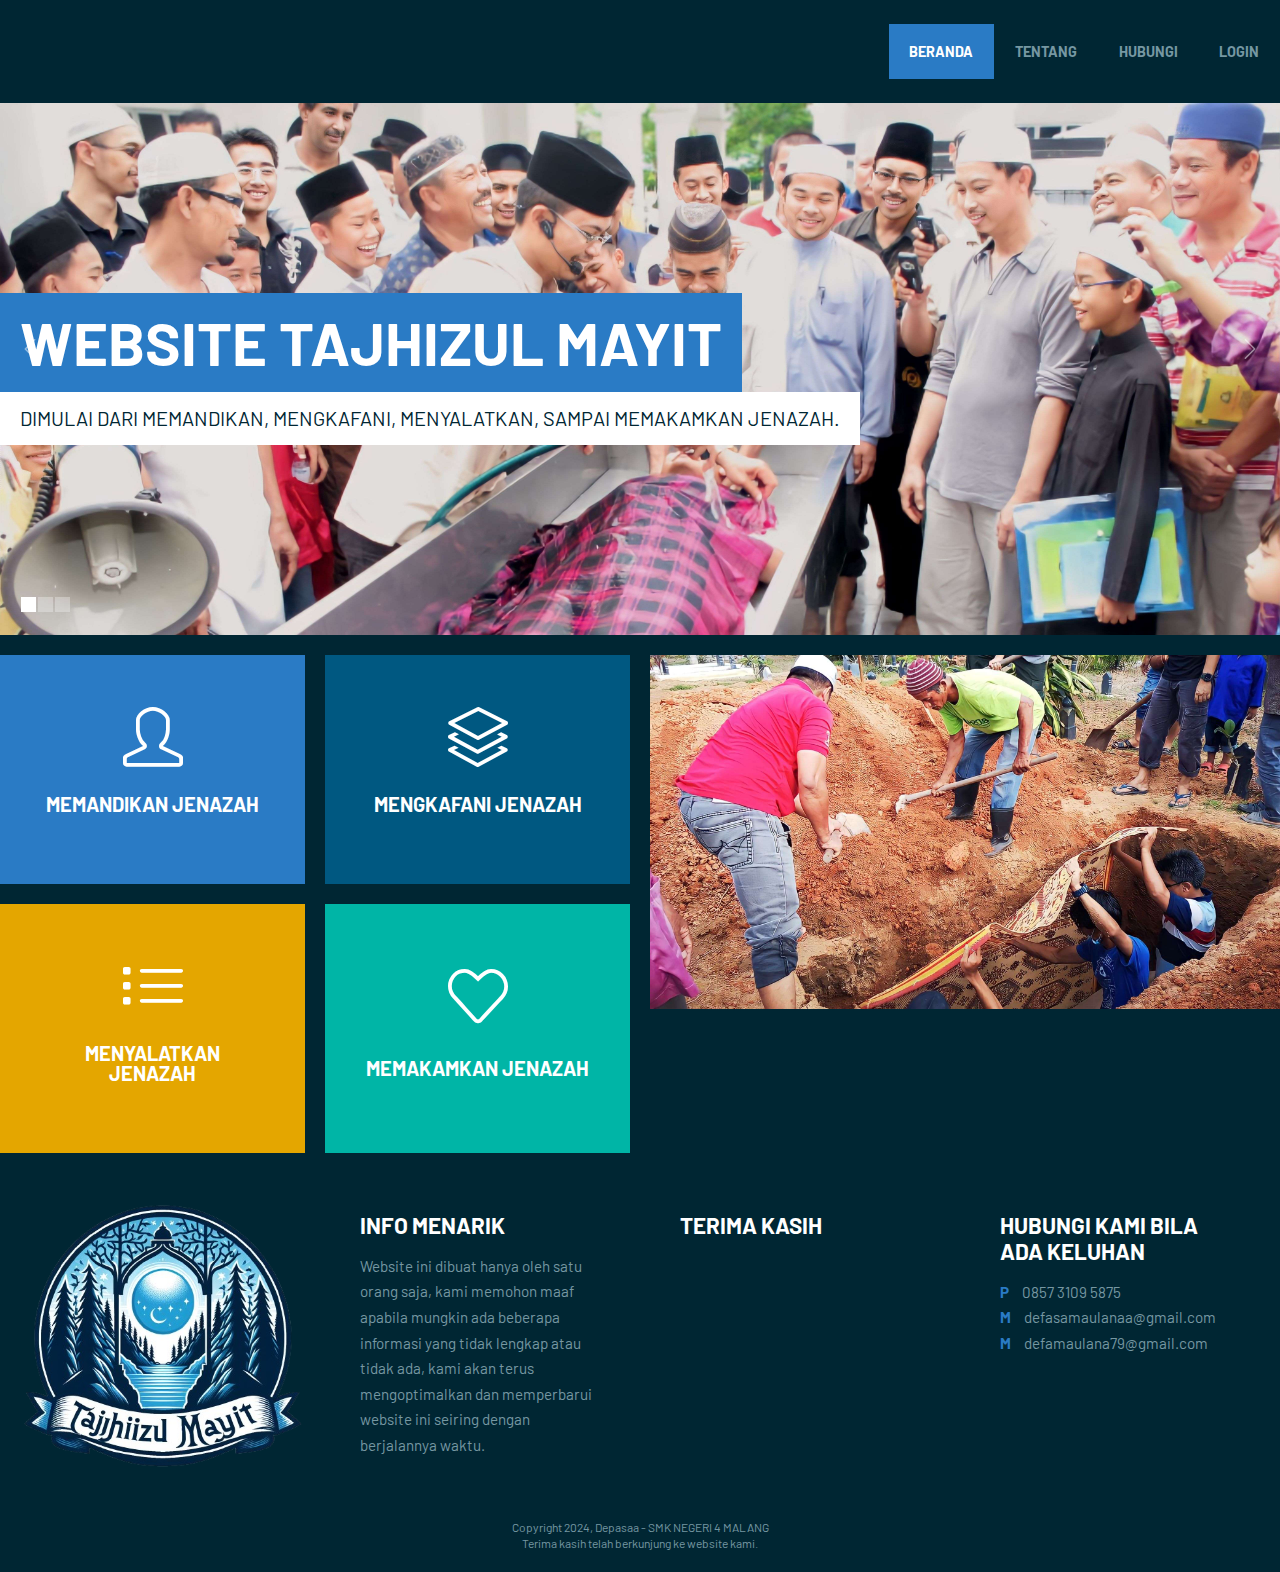
<file: index.html>
<!DOCTYPE html>
<html lang="en-US">

<head>
  <meta charset="UTF-8">
  <meta name="viewport" content="width=device-width, initial-scale=1.0" />
  <title>Tajhizul Mayit</title>
  <link rel="stylesheet" href="css/components.css">
  <link rel="stylesheet" href="css/icons.css">
  <link rel="stylesheet" href="css/responsee.css">
  <link rel="stylesheet" href="owl-carousel/owl.carousel.css">
  <link rel="stylesheet" href="owl-carousel/owl.theme.css">
  <!-- CUSTOM STYLE -->
  <link rel="stylesheet" href="css/template-style.css">
  <link href="https://fonts.googleapis.com/css?family=Barlow:100,300,400,700,800&amp;subset=latin-ext" rel="stylesheet">
  <script type="text/javascript" src="js/jquery-1.8.3.min.js"></script>
  <script type="text/javascript" src="js/jquery-ui.min.js"></script>
</head>

<!--
    You can change the color scheme of the page. Just change the class of the <body> tag. 
    You can use this class: "primary-color-white", "primary-color-red", "primary-color-orange", "primary-color-blue", "primary-color-aqua", "primary-color-dark" 
    -->

<!--
    Each element is able to have its own background or text color. Just change the class of the element.  
    You can use this class: 
    "background-white", "background-red", "background-orange", "background-blue", "background-aqua", "background-primary" 
    "text-white", "text-red", "text-orange", "text-blue", "text-aqua", "text-primary"
    -->

<body class="size-1520 primary-color-red background-dark">
  <!-- HEADER -->
  <header class="grid">
    <!-- Top Navigation -->
    <nav class="s-12 grid background-none background-primary-hightlight">
      <!-- logo -->
      <a href="index.html" class="m-12 l-3 padding-2x logo">
      </a>
      <div class="top-nav s-12 l-9">
        <ul class="top-ul right chevron">
          <li><a href="index.html">Beranda</a></li>
          <li><a href="services.html">Tentang</a></li>
          <li><a href="contact.html">Hubungi</a></li>
          <li><a href="login.html">Login</a></li>
        </ul>
      </div>
    </nav>
  </header>

  <!-- MAIN -->
  <main role="main">
    <!-- TOP SECTION -->
    <section class="grid">
      <!-- Main Carousel -->
      <div
        class="s-12 margin-bottom carousel-fade-transition owl-carousel carousel-main carousel-nav-white carousel-hide-arrows background-dark">
        <div class="item background-image" style="background-image:url(img/gambar1.jpg)">
          <p class="text-padding text-strong text-white text-s-size-30 text-size-60 text-uppercase background-primary">
            Website Tajhizul Mayit</p>
          <p class="text-padding text-size-20 text-dark text-uppercase background-white">dimulai dari memandikan,
            mengkafani, menyalatkan, sampai memakamkan jenazah.</p>
        </div>
        <div class="item background-image" style="background-image:url(img/gambar3.jpg)">
          <p class="text-padding text-strong text-white text-s-size-30 text-size-60 text-uppercase background-primary">
            Informasi mengurus jenazah</p>
          <p class="text-padding text-size-20 text-dark text-uppercase background-white">dimulai dari memandikan,
            mengkafani, menyalatkan, sampai memakamkan jenazah.</p>
        </div>
        <div class="item background-image" style="background-image:url(img/gambar2.jpg)">
          <p class="text-padding text-strong text-white text-s-size-30 text-size-60 text-uppercase background-primary">
            Lengkap dan terpercaya</p>
          <p class="text-padding text-size-20 text-dark text-uppercase background-white">dimulai dari memandikan,
            mengkafani, menyalatkan, sampai memakamkan jenazah.</p>
        </div>
      </div>
    </section>

    <!-- SECTION 1 -->
    <section class="grid margin text-center">
      <a href="Materi/memandikan.html" class="s-12 m-6 l-3 padding-2x vertical-center margin-bottom background-red">
        <i class="icon-sli-user text-size-60 text-white center margin-bottom-15"></i>
        <h3 class="text-strong text-size-20 text-line-height-1 margin-bottom-30 text-uppercase">Memandikan Jenazah</h3>
      </a>
      <a href="Materi/mengkafani.html" class="s-12 m-6 l-3 padding-2x vertical-center margin-bottom background-blue">
        <i class="icon-sli-layers text-size-60 text-white center margin-bottom-15"></i>
        <h3 class="text-strong text-size-20 text-line-height-1 margin-bottom-30 text-uppercase">Mengkafani Jenazah</h3>
      </a>

      <!-- Image-->
      <img class="m-12 l-6 l-row-2 margin-bottom" src="img/gambar4.jpg">

      <a href="Materi/menyalatkan.html" class="s-12 m-6 l-3 padding-2x vertical-center margin-bottom background-orange">
        <i class="icon-sli-list text-size-60 text-white center margin-bottom-15"></i>
        <h3 class="text-strong text-size-20 text-line-height-1 margin-bottom-30 text-uppercase">Menyalatkan Jenazah</h3>
      </a>
      <a href="materi/memakamkan.html" class="s-12 m-6 l-3 padding-2x vertical-center margin-bottom background-aqua">
        <i class="icon-sli-heart text-size-60 text-white center margin-bottom-15"></i>
        <h3 class="text-strong text-size-20 text-line-height-1 margin-bottom-30 text-uppercase">Memakamkan Jenazah</h3>
      </a>
    </section>


    <!-- FOOTER -->
    <footer class="grid">
      <!-- Footer - top -->
      <!-- Image-->
      <div class="s-12 l-3 m-row-3 margin-bottom background-image" style="background-image:url(masjidbg.png)">
      </div>

      <div class="s-12 m-9 l-3 padding-2x margin-bottom background-dark">
        <h2 class="text-strong text-uppercase">Info Menarik</h2>
        <p>Website ini dibuat hanya oleh satu orang saja, kami memohon maaf apabila mungkin ada beberapa informasi yang
          tidak lengkap atau tidak ada, kami akan terus mengoptimalkan dan memperbarui website ini seiring dengan
          berjalannya waktu.</p>
      </div>

      
      <div class="s-12 m-9 l-3 padding-2x margin-bottom background-dark">
        <h2 class="text-strong text-uppercase">Terima kasih</h2>
      </div>

      <div class="s-12 m-9 l-3 padding-2x margin-bottom background-dark">
        <h2 class="text-strong text-uppercase">Hubungi Kami Bila ada Keluhan</h2>
        <p><b class="text-primary margin-right-10">P</b> 0857 3109 5875</p>
        <p><b class="text-primary margin-right-10">M</b> <a class="text-primary-hover"
            href="mailto:contact@sampledomain.com">defasamaulanaa@gmail.com</a></p>
        <p><b class="text-primary margin-right-10">M</b> <a class="text-primary-hover"
            href="mailto:office@sampledomain.com">defamaulana79@gmail.com</a></p>
      </div>

      <!-- Footer - bottom -->
      <div class="s-12 text-center margin-bottom">
        <p class="text-size-12">Copyright 2024, Depasaa - SMK NEGERI 4 MALANG</p>
        <p class="text-size-12">Terima kasih telah berkunjung ke website kami.</p>
      </div>
    </footer>
    <script type="text/javascript" src="js/responsee.js"></script>
    <script type="text/javascript" src="owl-carousel/owl.carousel.js"></script>
    <script type="text/javascript" src="js/template-scripts.js"></script>

</body>

</html>
</file>
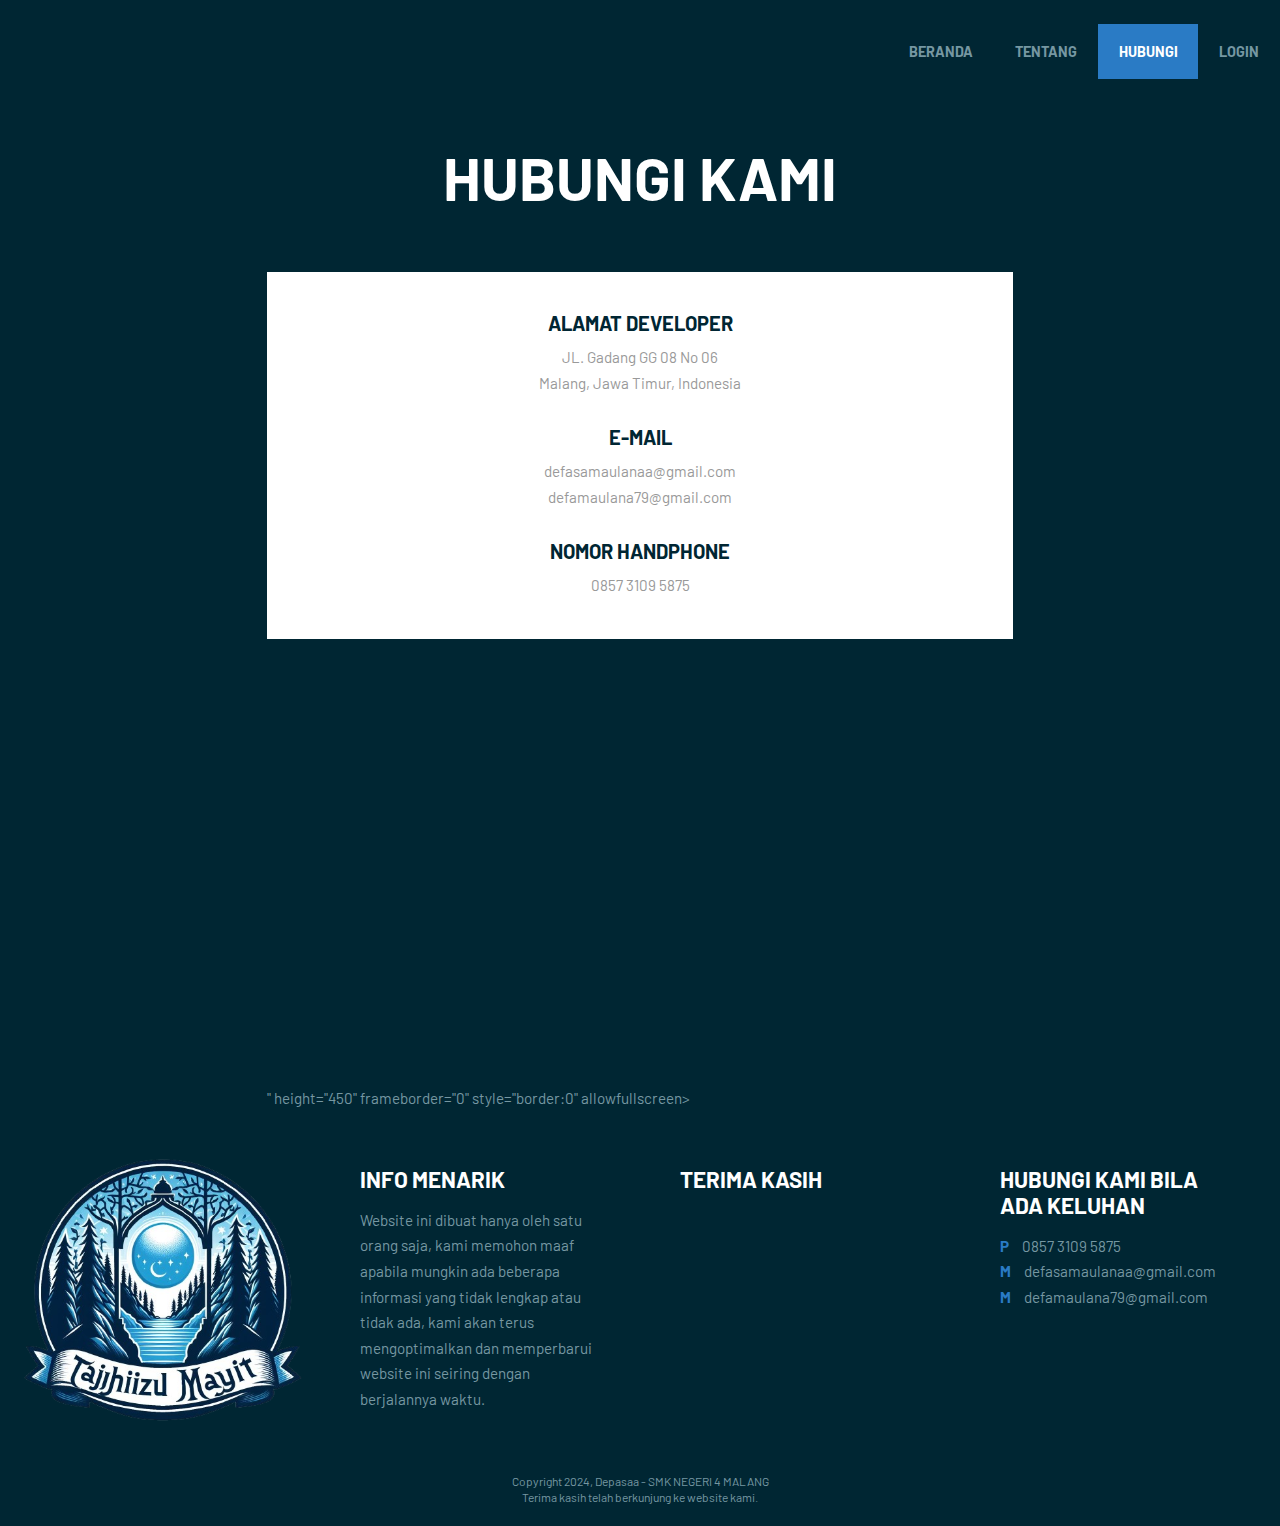
<file: contact.html>
<!DOCTYPE html>
<html lang="en-US">
 <head>
    <meta charset="UTF-8">
    <meta name="viewport" content="width=device-width, initial-scale=1.0" />
    <title>Tajhizul Mayit</title>
    <link rel="stylesheet" href="css/components.css">
    <link rel="stylesheet" href="css/icons.css">
    <link rel="stylesheet" href="css/responsee.css">
    <link rel="stylesheet" href="owl-carousel/owl.carousel.css">
    <link rel="stylesheet" href="owl-carousel/owl.theme.css">
    <!-- CUSTOM STYLE -->      
    <link rel="stylesheet" href="css/template-style.css">
    <link href="https://fonts.googleapis.com/css?family=Barlow:100,300,400,700,800&amp;subset=latin-ext" rel="stylesheet">  
    <script type="text/javascript" src="js/jquery-1.8.3.min.js"></script>
    <script type="text/javascript" src="js/jquery-ui.min.js"></script>    
 </head>

 <!--
  You can change the color scheme of the page. Just change the class of the <body> tag. 
  You can use this class: "primary-color-white", "primary-color-red", "primary-color-orange", "primary-color-blue", "primary-color-aqua", "primary-color-dark" 
  -->
  
  <!--
  Each element is able to have its own background or text color. Just change the class of the element.  
  You can use this class: 
  "background-white", "background-red", "background-orange", "background-blue", "background-aqua", "background-primary" 
  "text-white", "text-red", "text-orange", "text-blue", "text-aqua", "text-primary"
  -->

 <body class="size-1520 primary-color-red background-dark">
    <!-- HEADER -->
    <header class="grid">
      <!-- Top Navigation -->
      <nav class="s-12 grid background-none background-primary-hightlight">
         <!-- logo -->
         <a href="index.html" class="m-12 l-3 padding-2x logo">
         </a>
         <div class="top-nav s-12 l-9"> 
            <ul class="top-ul right chevron">
              <li><a href="index.html">Beranda</a></li>
              <li><a href="services.html">Tentang</a></li>
              <li><a href="contact.html">Hubungi</a></li>
              <li><a href="login.html">Login</a></li>
            </ul>
         </div>
      </nav>
    </header>
      
      <!-- MAIN -->
      <main role="main">
        <!-- TOP SECTION -->
        <header class="grid">
        	<div class="s-12 padding-2x">
            <h1 class="text-strong text-white text-center center text-size-60 text-uppercase margin-bottom-20">Hubungi Kami</h1>
          </div>
        </header>
        
        <!-- SECTION 1 -->
        <section class="grid margin-bottom-20">
          <div class="m-12 l-7 center">
            <!-- Contact Information-->
            <div class="s-12 padding-2x background-white text-center">                  
              <h2 class="text-size-20 margin-bottom-10 text-strong text-uppercase text-dark">Alamat Developer</h2>                
              <p>JL. Gadang GG 08 No 06</p>
              <p>Malang, Jawa Timur, Indonesia</p>             

              <h2 class="text-size-20 margin-top-30 margin-bottom-10 text-strong text-uppercase text-dark">E-mail</h2>                
              <p><a class="text-primary-hover" href="mailto:contact@sampledomain.com">defasamaulanaa@gmail.com</a></p>
              <p><a class="text-primary-hover" href="mailto:office@sampledomain.com">defamaulana79@gmail.com</a></p>               

              <h2 class="text-size-20 margin-top-30 margin-bottom-10 text-strong text-uppercase text-dark">Nomor Handphone</h2>                
              <p>0857 3109 5875</p>           
            </div>

            <iframe class="s-12 center" src=https://www.google.com/maps/embed?pb=!1m18!1m12!1m3!1d3950.8765771229378!2d112.62497847489743!3d-8.011662292014503!2m3!1f0!2f0!3f0!3m2!1i1024!2i768!4f13.1!3m3!1m2!1s0x2dd627fa86920a7d%3A0x85dcd985a19c8fd0!2sJl.%20Gadang%20Gg.%20VIII%2C%20Gadang%2C%20Kec.%20Sukun%2C%20Kota%20Malang%2C%20Jawa%20Timur%2065149!5e0!3m2!1sid!2sid!4v1708149087008!5m2!1sid!2sid" width="600" height="450" style="border:0;" allowfullscreen="" loading="lazy" referrerpolicy="no-referrer-when-downgrade"></iframe>" height="450" frameborder="0" style="border:0" allowfullscreen></iframe>  
          </div>                  

        </section>
      </main>
      
       
      <!-- FOOTER -->
      <footer class="grid">
        <!-- Footer - top -->
        <!-- Image-->
        <div class="s-12 l-3 m-row-3 margin-bottom background-image" style="background-image:url(masjidbg.png)"></div>
        
        <div class="s-12 m-9 l-3 padding-2x margin-bottom background-dark">
           <h2 class="text-strong text-uppercase">Info Menarik</h2>
           <p>Website ini dibuat hanya oleh satu orang saja, kami memohon maaf apabila mungkin ada beberapa informasi yang tidak lengkap atau tidak ada, kami akan terus mengoptimalkan dan memperbarui website ini seiring dengan berjalannya waktu.</p>
        </div>
        
        <div class="s-12 m-9 l-3 padding-2x margin-bottom background-dark">
           <h2 class="text-strong text-uppercase">Terima kasih</h2>
        </div>
        
        <div class="s-12 m-9 l-3 padding-2x margin-bottom background-dark">
           <h2 class="text-strong text-uppercase">Hubungi Kami Bila ada Keluhan</h2>
           <p><b class="text-primary margin-right-10">P</b> 0857 3109 5875</p>
           <p><b class="text-primary margin-right-10">M</b> <a class="text-primary-hover" href="mailto:contact@sampledomain.com">defasamaulanaa@gmail.com</a></p>
           <p><b class="text-primary margin-right-10">M</b> <a class="text-primary-hover" href="mailto:office@sampledomain.com">defamaulana79@gmail.com</a></p>
        </div>
        
        <!-- Footer - bottom -->
        <div class="s-12 text-center margin-bottom">
          <p class="text-size-12">Copyright 2024, Depasaa - SMK NEGERI 4 MALANG</p>
          <p class="text-size-12">Terima kasih telah berkunjung ke website kami.</p>
        </div>
      </footer>                                                                    
      <script type="text/javascript" src="js/responsee.js"></script>
      <script type="text/javascript" src="owl-carousel/owl.carousel.js"></script>
      <script type="text/javascript" src="js/template-scripts.js"></script>

   </body>
</html>
</file>
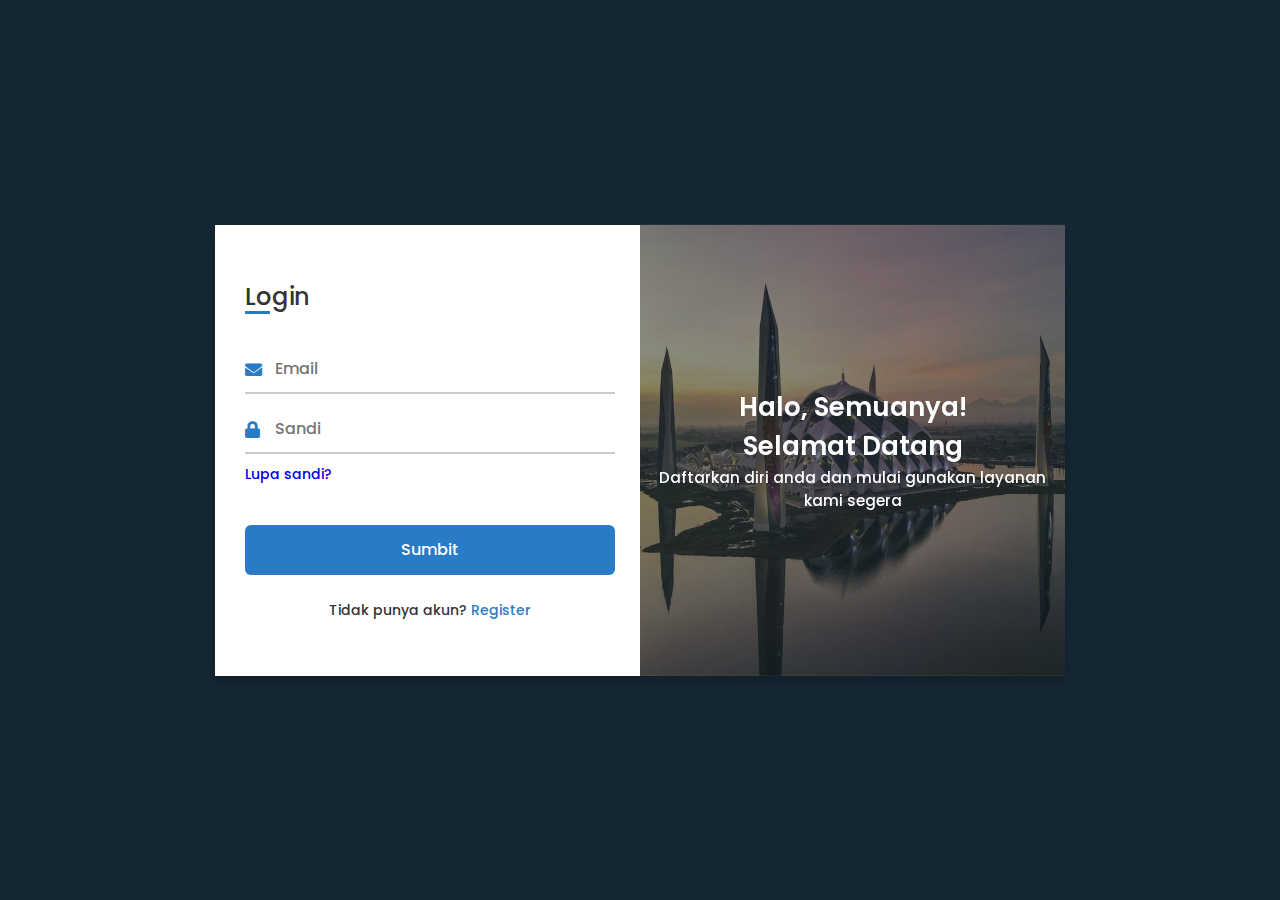
<file: login.html>
<!DOCTYPE html>
<!-- Coding by CodingNepal | www.codingnepalweb.com-->
<html lang="en" dir="ltr">
  <head>
    <meta charset="UTF-8">
    <title> Login and Registration Form in HTML & CSS | CodingLab </title>
    <link rel="stylesheet" href="login.css">
    <!-- Fontawesome CDN Link -->
    <link rel="stylesheet" href="https://cdnjs.cloudflare.com/ajax/libs/font-awesome/5.15.3/css/all.min.css">
    <meta name="viewport" content="width=device-width, initial-scale=1.0">
   </head>
<body>
  <div class="container">
    <input type="checkbox" id="flip">
    <div class="cover">
      <div class="front">
        <img src="masjidraya1.jpg" alt="">
        <div class="text">
          <span class="text-1">Halo, Semuanya! <br>Selamat Datang</span>
          <span class="text-2">Daftarkan diri anda dan mulai gunakan layanan kami segera</span>
        </div>
      </div>
      <div class="back">
        <img class="backImg" src="masjidraya1.jpg" alt="">
        <div class="text">
          <span class="text-1">Complete miles of journey <br> with one step</span>
          <span class="text-2">Let's get started</span>
        </div>
      </div>
    </div>
    <div class="forms">
        <div class="form-content">
          <div class="login-form">
            <div class="title">Login</div>
          <form action="#">
            <div class="input-boxes">
              <div class="input-box">
                <i class="fas fa-envelope"></i>
                <input type="text" placeholder="Email" required>
              </div>
              <div class="input-box">
                <i class="fas fa-lock"></i>
                <input type="password" placeholder="Sandi" required>
              </div>
              <div class="text"><a href="#">Lupa sandi?</a></div>
              <div class="button input-box">
                <input type="submit" value="Sumbit">
              </div>
              <div class="text sign-up-text">Tidak punya akun? <label for="flip">Register</label></div>
            </div>
        </form>
      </div>
        <div class="signup-form">
          <div class="title">Register</div>
        <form action="#">
            <div class="input-boxes">
              <div class="input-box">
                <i class="fas fa-user"></i>
                <input type="text" placeholder="Nama" required>
              </div>
              <div class="input-box">
                <i class="fas fa-envelope"></i>
                <input type="text" placeholder="Email" required>
              </div>
              <div class="input-box">
                <i class="fas fa-lock"></i>
                <input type="password" placeholder="Password" required>
              </div>
              <div class="button input-box">
                <input type="submit" value="Sumbit">
              </div>
              <div class="text sign-up-text">Sudah punya akun? <label for="flip">Login</label></div>
            </div>
      </form>
    </div>
    </div>
    </div>
  </div>
</body>
</html>
</file>
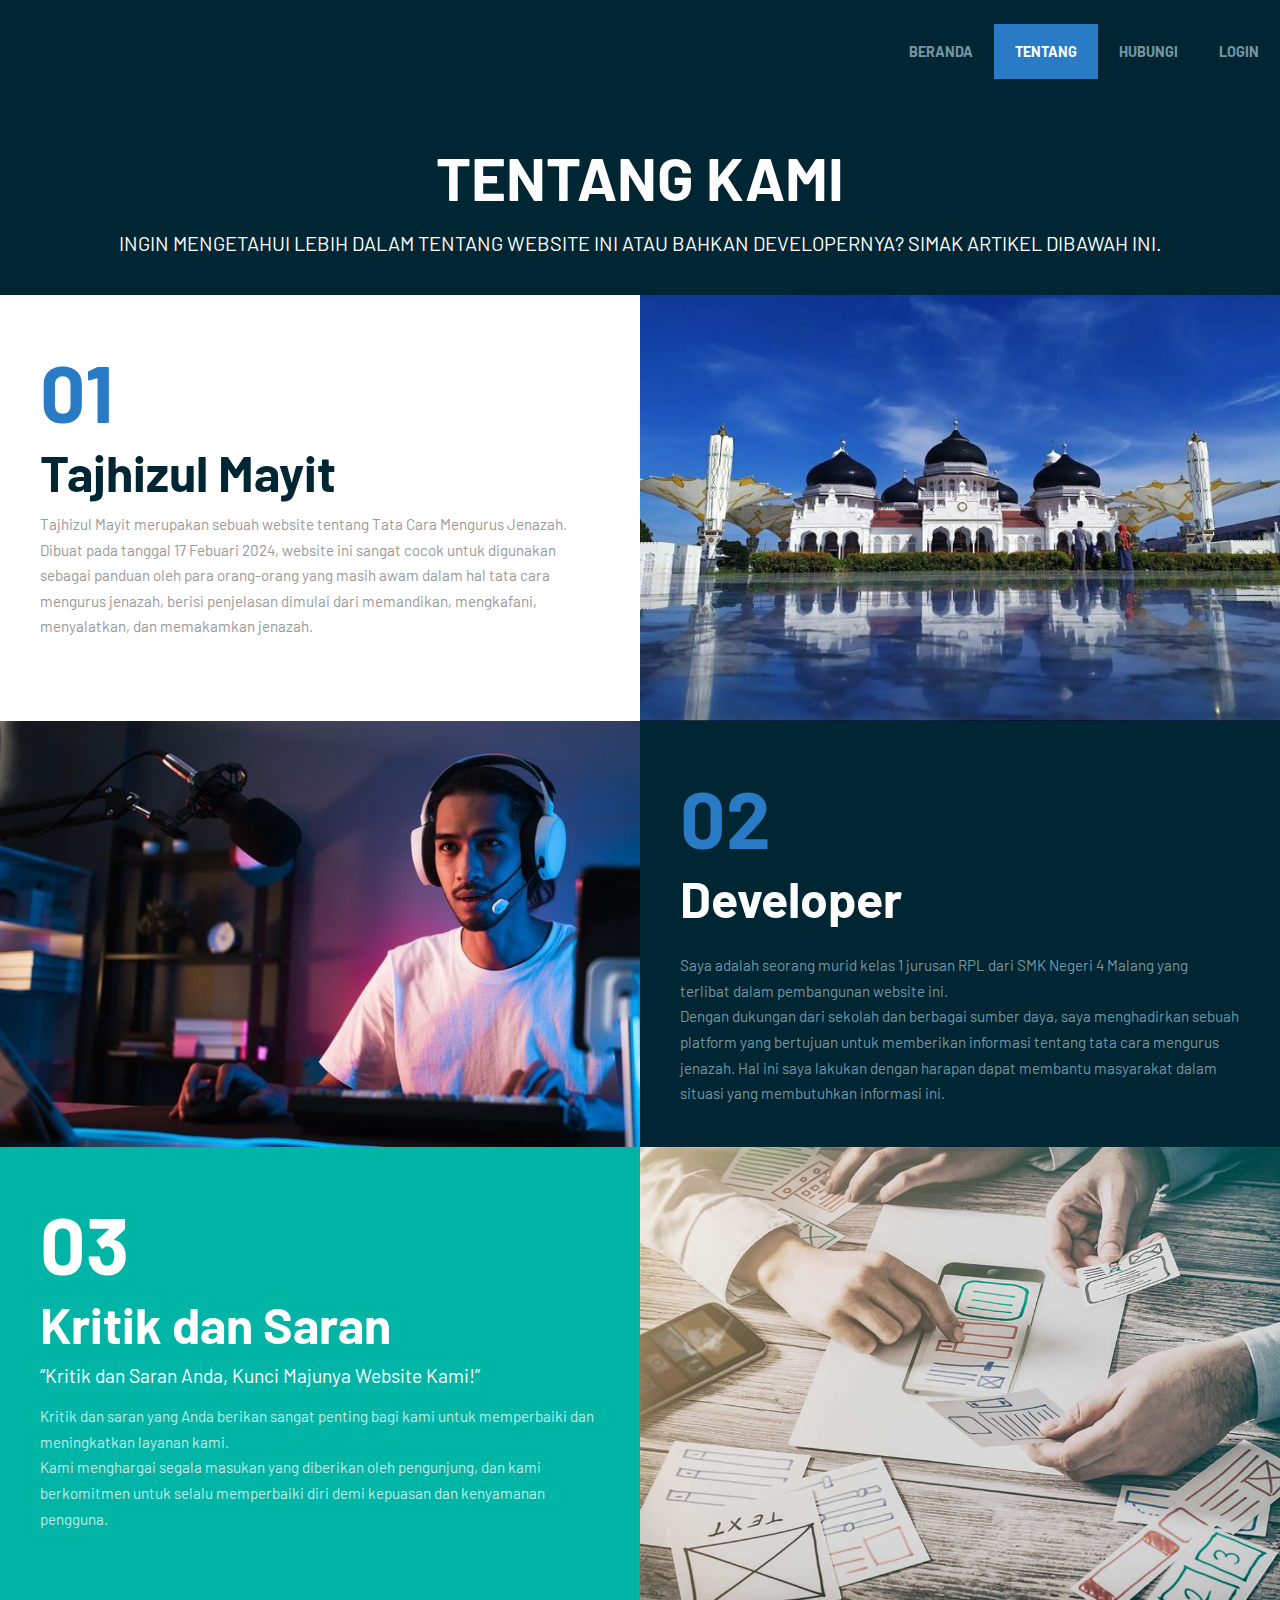
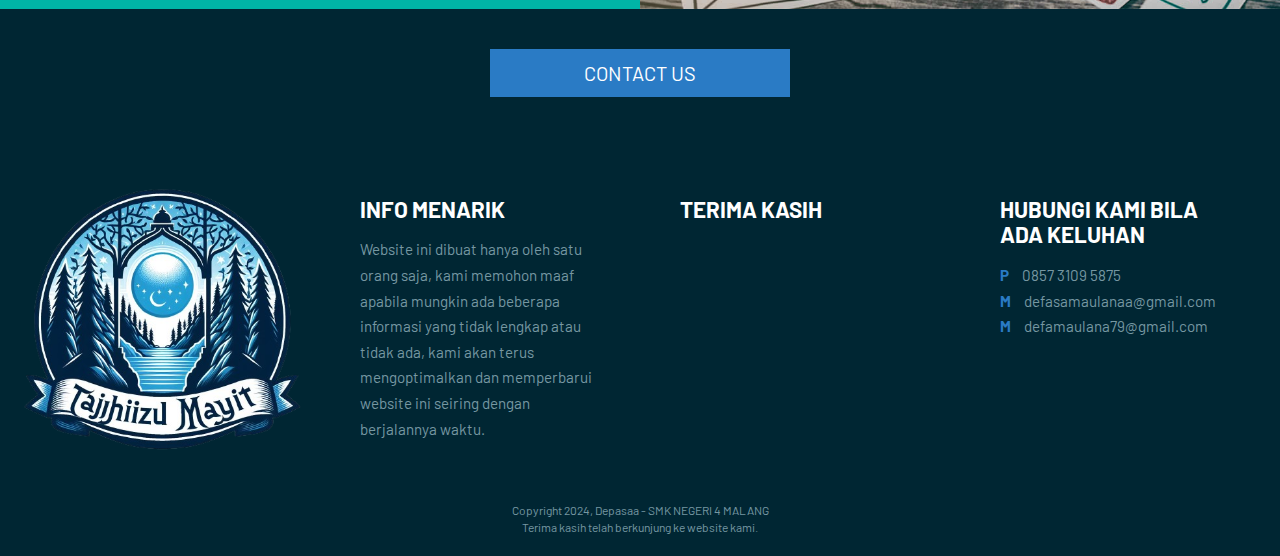
<file: services.html>
<!DOCTYPE html>
<html lang="en-US">
   <head>
      <meta charset="UTF-8">
      <meta name="viewport" content="width=device-width, initial-scale=1.0" />
      <title>Tajhizul Mayit</title>
      <link rel="stylesheet" href="css/components.css">
      <link rel="stylesheet" href="css/icons.css">
      <link rel="stylesheet" href="css/responsee.css">
      <link rel="stylesheet" href="owl-carousel/owl.carousel.css">
      <link rel="stylesheet" href="owl-carousel/owl.theme.css">
      <!-- CUSTOM STYLE -->      
      <link rel="stylesheet" href="css/template-style.css">
      <link href="https://fonts.googleapis.com/css?family=Barlow:100,300,400,700,800&amp;subset=latin-ext" rel="stylesheet">  
      <script type="text/javascript" src="js/jquery-1.8.3.min.js"></script>
      <script type="text/javascript" src="js/jquery-ui.min.js"></script>    
   </head>

   <!--
    You can change the color scheme of the page. Just change the class of the <body> tag. 
    You can use this class: "primary-color-white", "primary-color-red", "primary-color-orange", "primary-color-blue", "primary-color-aqua", "primary-color-dark" 
    -->
    
    <!--
    Each element is able to have its own background or text color. Just change the class of the element.  
    You can use this class: 
    "background-white", "background-red", "background-orange", "background-blue", "background-aqua", "background-primary" 
    "text-white", "text-red", "text-orange", "text-blue", "text-aqua", "text-primary"
    -->

   <body class="size-1520 primary-color-red background-dark">
      <!-- HEADER -->
      <header class="grid">
        <!-- Top Navigation -->
        <nav class="s-12 grid background-none background-primary-hightlight">
           <!-- logo -->
           <a href="index.html" class="m-12 l-3 padding-2x logo">
           </a>
           <div class="top-nav s-12 l-9"> 
              <ul class="top-ul right chevron">
                <li><a href="index.html">Beranda</a></li>
                <li><a href="services.html">Tentang</a></li>
                <li><a href="contact.html">Hubungi</a></li>
                <li><a href="login.html">Login</a></li>
              </ul>
           </div>
        </nav>
      </header>
      
      <!-- MAIN -->
      <main role="main">
        <!-- TOP SECTION -->
        <header class="grid">
        	<div class="s-12 padding-2x">
            <h1 class="text-strong text-white text-center center text-size-60 text-uppercase margin-bottom-20">TENTANG KAMI</h1>
            <p class="text-size-20 text-white text-center center text-uppercase">Ingin mengetahui lebih dalam tentang website ini atau bahkan developernya? Simak artikel dibawah ini.</p>
          </div>
        </header>
  
        
        <!-- SECTION 1 -->
        <section class="grid">
          <div class="m-12 l-6 padding-2x background-white">
            <p class="text-strong text-size-80 text-red">01</p>
            
            <h2 class="text-size-50 text-line-height-1 text-dark"><b>Tajhizul Mayit</b></h2>
            
            <p>Tajhizul Mayit merupakan sebuah website tentang Tata Cara Mengurus Jenazah.</p>
            <p>Dibuat pada tanggal 17 Febuari 2024, website ini sangat cocok untuk digunakan sebagai panduan oleh para orang-orang yang masih awam dalam hal tata cara mengurus jenazah, berisi penjelasan dimulai dari memandikan, mengkafani, menyalatkan, dan memakamkan jenazah. </p>
          </div>
          
          <!-- Image-->
          <img class="m-12 l-6" src="img/masjidraya.jpg">
        </section>
        
        <!-- SECTION 2 -->
        <section class="grid">
          <!-- Image-->
          <img class="m-12 l-6" src="img/anakkecil.jpg">
          
          <div class="m-12 l-6 padding-2x background-dark">
            <p class="text-strong text-size-80 text-red">02</p>
            
            <h2 class="text-size-50 text-line-height-1 margin-bottom-30 text-white"><b>Developer</b></h2>

            <p>Saya adalah seorang murid kelas 1 jurusan RPL dari SMK Negeri 4 Malang yang terlibat dalam pembangunan website ini.</p>
            <p>Dengan dukungan dari sekolah dan berbagai sumber daya, saya menghadirkan sebuah platform yang bertujuan untuk memberikan informasi tentang tata cara mengurus jenazah. Hal ini saya lakukan dengan harapan dapat membantu masyarakat dalam situasi yang membutuhkan informasi ini. </p>
          </div>
        </section> 
        
        <!-- SECTION 3 -->
        <section class="grid">
          <div class="m-12 l-6 padding-2x background-aqua">
            <p class="text-strong text-size-80 text-white">03</p>
            
            <h2 class="text-size-50 text-line-height-1 text-white"><b>Kritik dan Saran</b></h2>
            
            <h3>“Kritik dan Saran Anda, Kunci Majunya Website Kami!”</h3>
            <p>Kritik dan saran yang Anda berikan sangat penting bagi kami untuk memperbaiki dan meningkatkan layanan kami.</p>
            <p>Kami menghargai segala masukan yang diberikan oleh pengunjung, dan kami berkomitmen untuk selalu memperbaiki diri demi kepuasan dan kenyamanan pengguna. </p>
          </div>
          
          <!-- Image-->
          <img class="m-12 l-6" src="img/img-05.jpg">
        </section> 
        
        <!-- SECTION 6 -->
        <section class="grid margin-bottom">
          <div class="s-12 padding-2x background-dark">
            <a href="contact.html" class="s-12 m-9 l-3 center button text-size-20 text-white background-red">CONTACT US</a>
          </div>
        </section>      
      </main>
      
       
         <!-- FOOTER -->
         <footer class="grid">
          <!-- Footer - top -->
          <!-- Image-->
          <div class="s-12 l-3 m-row-3 margin-bottom background-image" style="background-image:url(masjidbg.png)"></div>
          
          <div class="s-12 m-9 l-3 padding-2x margin-bottom background-dark">
             <h2 class="text-strong text-uppercase">Info Menarik</h2>
             <p>Website ini dibuat hanya oleh satu orang saja, kami memohon maaf apabila mungkin ada beberapa informasi yang tidak lengkap atau tidak ada, kami akan terus mengoptimalkan dan memperbarui website ini seiring dengan berjalannya waktu.</p>
          </div>
          
          <div class="s-12 m-9 l-3 padding-2x margin-bottom background-dark">
             <h2 class="text-strong text-uppercase">Terima kasih</h2>
          </div>
          
          <div class="s-12 m-9 l-3 padding-2x margin-bottom background-dark">
             <h2 class="text-strong text-uppercase">Hubungi Kami Bila ada Keluhan</h2>
             <p><b class="text-primary margin-right-10">P</b> 0857 3109 5875</p>
             <p><b class="text-primary margin-right-10">M</b> <a class="text-primary-hover" href="mailto:contact@sampledomain.com">defasamaulanaa@gmail.com</a></p>
             <p><b class="text-primary margin-right-10">M</b> <a class="text-primary-hover" href="mailto:office@sampledomain.com">defamaulana79@gmail.com</a></p>
          </div>
          
          <!-- Footer - bottom -->
          <div class="s-12 text-center margin-bottom">
            <p class="text-size-12">Copyright 2024, Depasaa - SMK NEGERI 4 MALANG</p>
            <p class="text-size-12">Terima kasih telah berkunjung ke website kami.</p>
          </div>
        </footer>                                                                    
        <script type="text/javascript" src="js/responsee.js"></script>
        <script type="text/javascript" src="owl-carousel/owl.carousel.js"></script>
        <script type="text/javascript" src="js/template-scripts.js"></script>
  
     </body>
  </html>
</file>
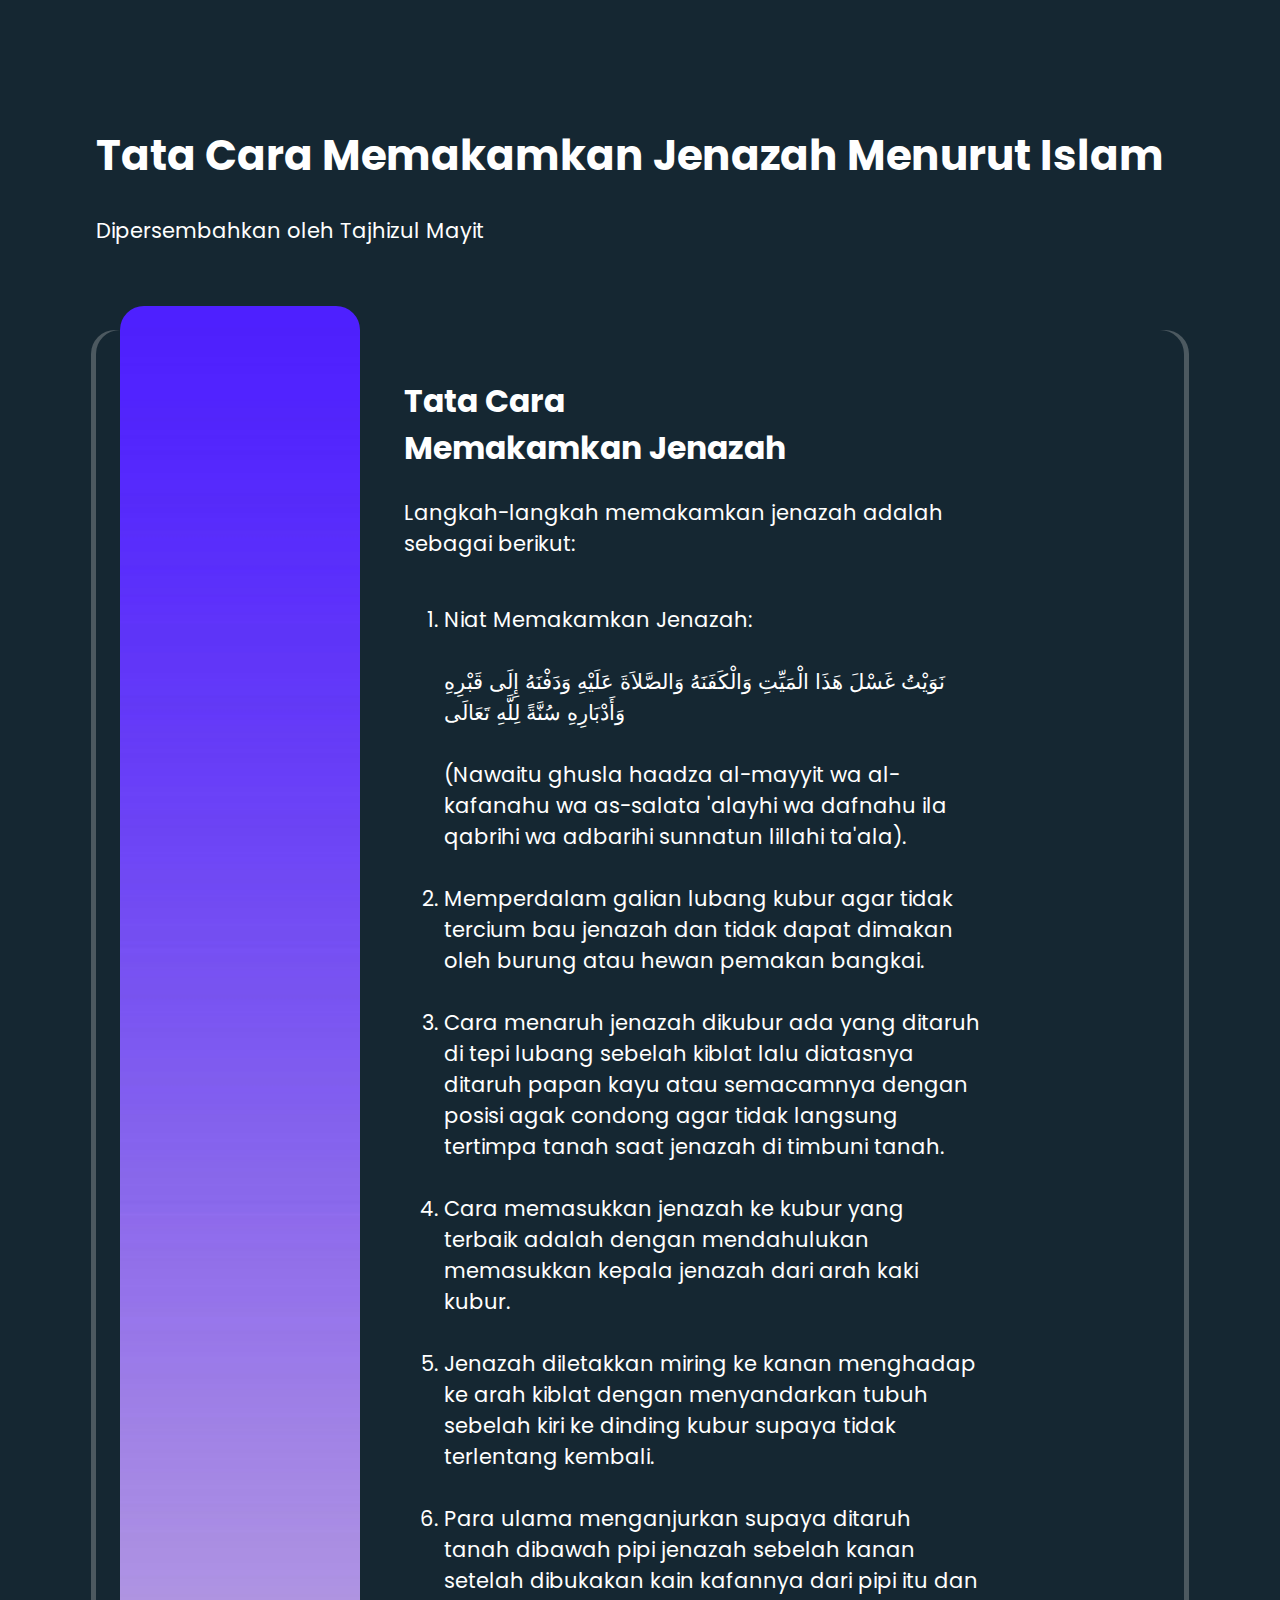
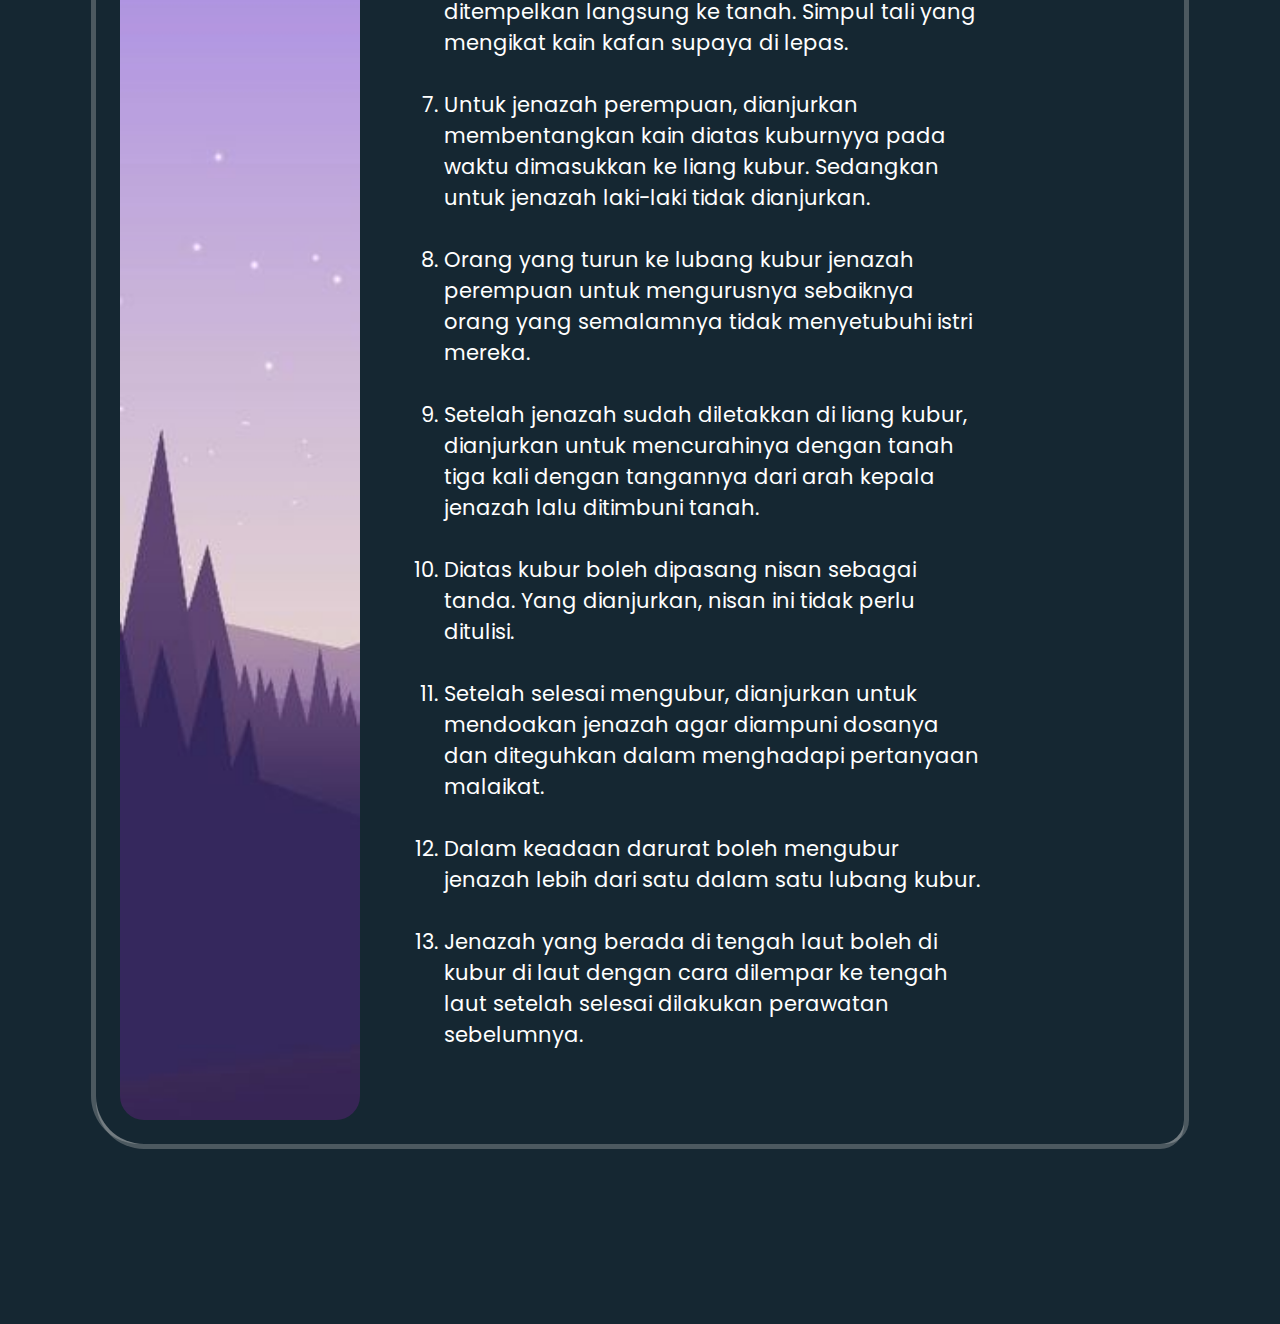
<file: Materi/memakamkan.html>
<!DOCTYPE html>
<html lang="en">

<head>
    <meta charset="UTF-8">
    <meta http-equiv="X-UA-Compatible" content="IE=edge">
    <meta name="viewport" content="width=device-width, initial-scale=1.0">
    <title>Tata Cara Mengkafani Jenazah Menurut Islam</title>
    <link rel="stylesheet" href="memakamkan.css">
</head>

<body>
    <header>
        <h1>Tata Cara Memakamkan Jenazah Menurut Islam</h1>
        <p>Dipersembahkan oleh Tajhizul Mayit</p>
    </header>
    <main>
        <section class="card">
            <div class="text-content">
                <h3>Tata Cara Memakamkan Jenazah</h3>
                <p>Langkah-langkah memakamkan jenazah adalah sebagai berikut:
                    <ol>
                        <li>
                            Niat Memakamkan Jenazah:
                            <br>
                            <br>
                            نَوَيْتُ غَسْلَ هَذَا الْمَيِّتِ وَالْكَفَنَهُ وَالصَّلاَةَ عَلَيْهِ وَدَفْنَهُ إِلَى قَبْرِهِ
                            وَأَدْبَارِهِ سُنَّةً لِلَّهِ تَعَالَى
                            <br>
                            <br>
                            (Nawaitu ghusla haadza al-mayyit wa al-kafanahu wa as-salata 'alayhi wa dafnahu ila qabrihi wa
                            adbarihi sunnatun lillahi ta'ala).
                        </li>
                        <br>
                        <li>Memperdalam galian lubang kubur agar tidak tercium bau jenazah dan tidak dapat dimakan oleh burung
                            atau hewan pemakan bangkai.</li>
                        <br>
                        <li>Cara menaruh jenazah dikubur ada yang ditaruh di tepi lubang sebelah kiblat lalu diatasnya ditaruh
                            papan kayu atau semacamnya dengan posisi agak condong agar tidak langsung tertimpa tanah saat
                            jenazah di timbuni tanah.</li>
                        <br>
                        <li>Cara memasukkan jenazah ke kubur yang terbaik adalah dengan mendahulukan memasukkan kepala jenazah
                            dari arah kaki kubur.</li>
                        <br>
                        <li>Jenazah diletakkan miring ke kanan menghadap ke arah kiblat dengan menyandarkan tubuh sebelah kiri
                            ke dinding kubur supaya tidak terlentang kembali.</li>
                        <br>
                        <li>Para ulama menganjurkan supaya ditaruh tanah dibawah pipi jenazah sebelah kanan setelah dibukakan
                            kain kafannya dari pipi itu dan ditempelkan langsung ke tanah. Simpul tali yang mengikat kain kafan
                            supaya di lepas.</li>
                        <br>
                        <li>Untuk jenazah perempuan, dianjurkan membentangkan kain diatas kuburnyya pada waktu dimasukkan ke
                            liang kubur. Sedangkan untuk jenazah laki-laki tidak dianjurkan.</li>
                        <br>
                        <li>Orang yang turun ke lubang kubur jenazah perempuan untuk mengurusnya sebaiknya orang yang semalamnya
                            tidak menyetubuhi istri mereka.</li>
                        <br>
                        <li>Setelah jenazah sudah diletakkan di liang kubur, dianjurkan untuk mencurahinya dengan tanah tiga
                            kali dengan tangannya dari arah kepala jenazah lalu ditimbuni tanah.</li>
                        <br>
                        <li>Diatas kubur boleh dipasang nisan sebagai tanda. Yang dianjurkan, nisan ini tidak perlu ditulisi.
                        </li>
                        <br>
                        <li>Setelah selesai mengubur, dianjurkan untuk mendoakan jenazah agar diampuni dosanya dan diteguhkan
                            dalam menghadapi pertanyaan malaikat.</li>
                        <br>
                        <li>Dalam keadaan darurat boleh mengubur jenazah lebih dari satu dalam satu lubang kubur.</li>
                        <br>
                        <li>Jenazah yang berada di tengah laut boleh di kubur di laut dengan cara dilempar ke tengah laut
                            setelah selesai dilakukan perawatan sebelumnya.</li>
        
                        </p>
            </div>
            <div class="visual">
                <img src="pixel1.jpg" alt="" />
            </div>
        </section>
        </article>
    </main>

</body>

</html>
</body>

</html>
</file>
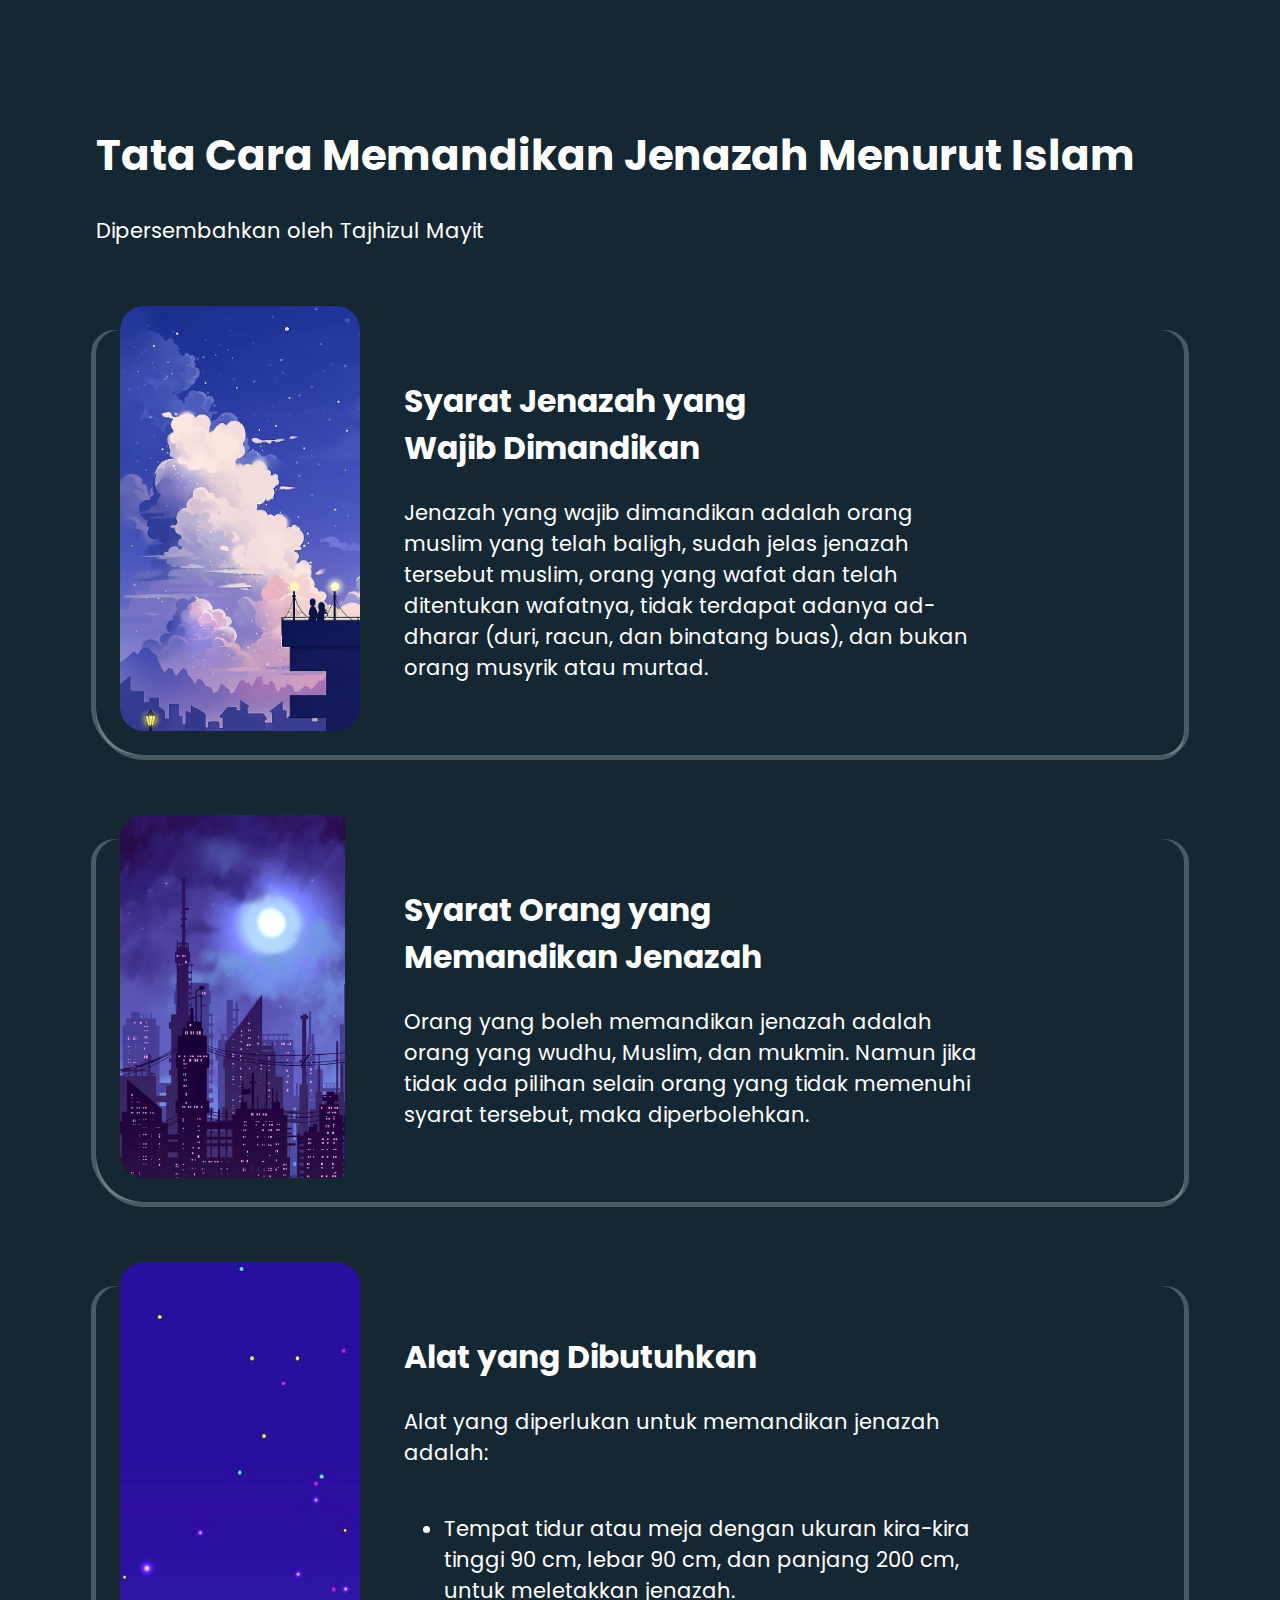
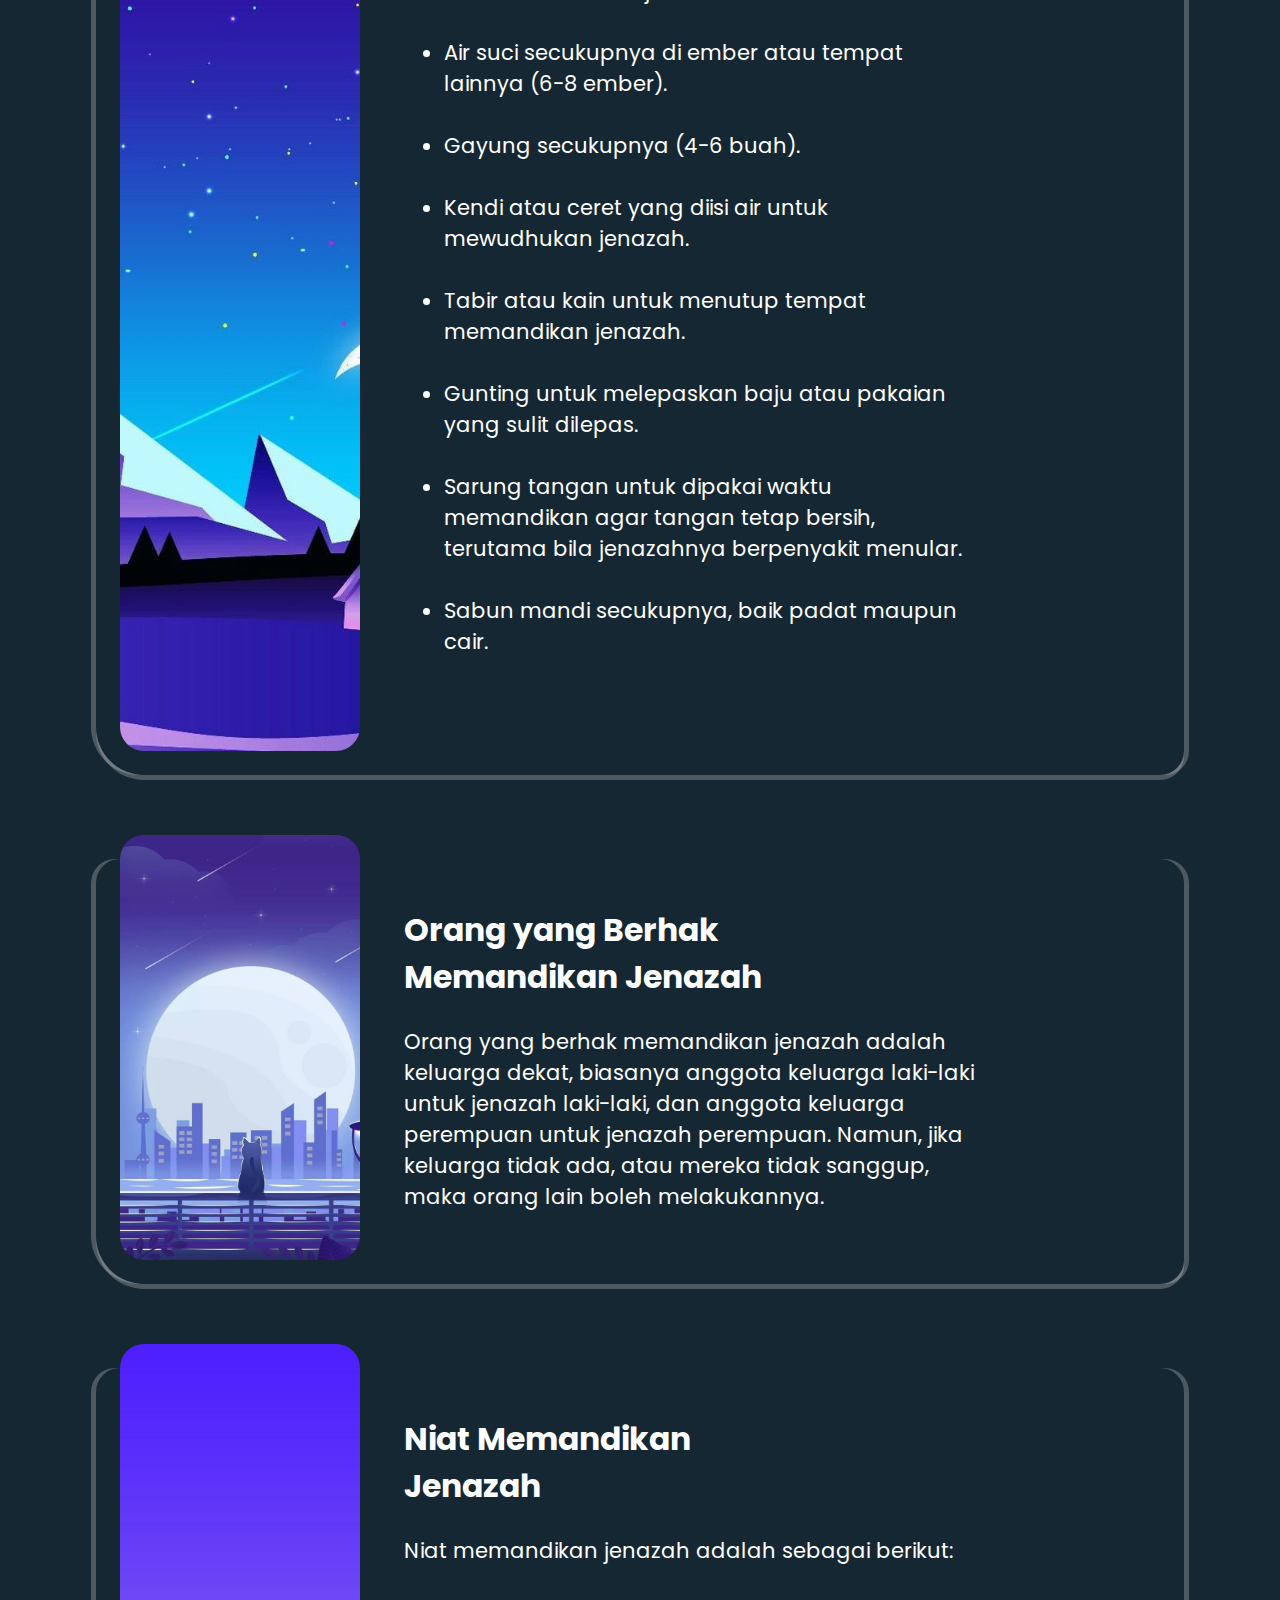
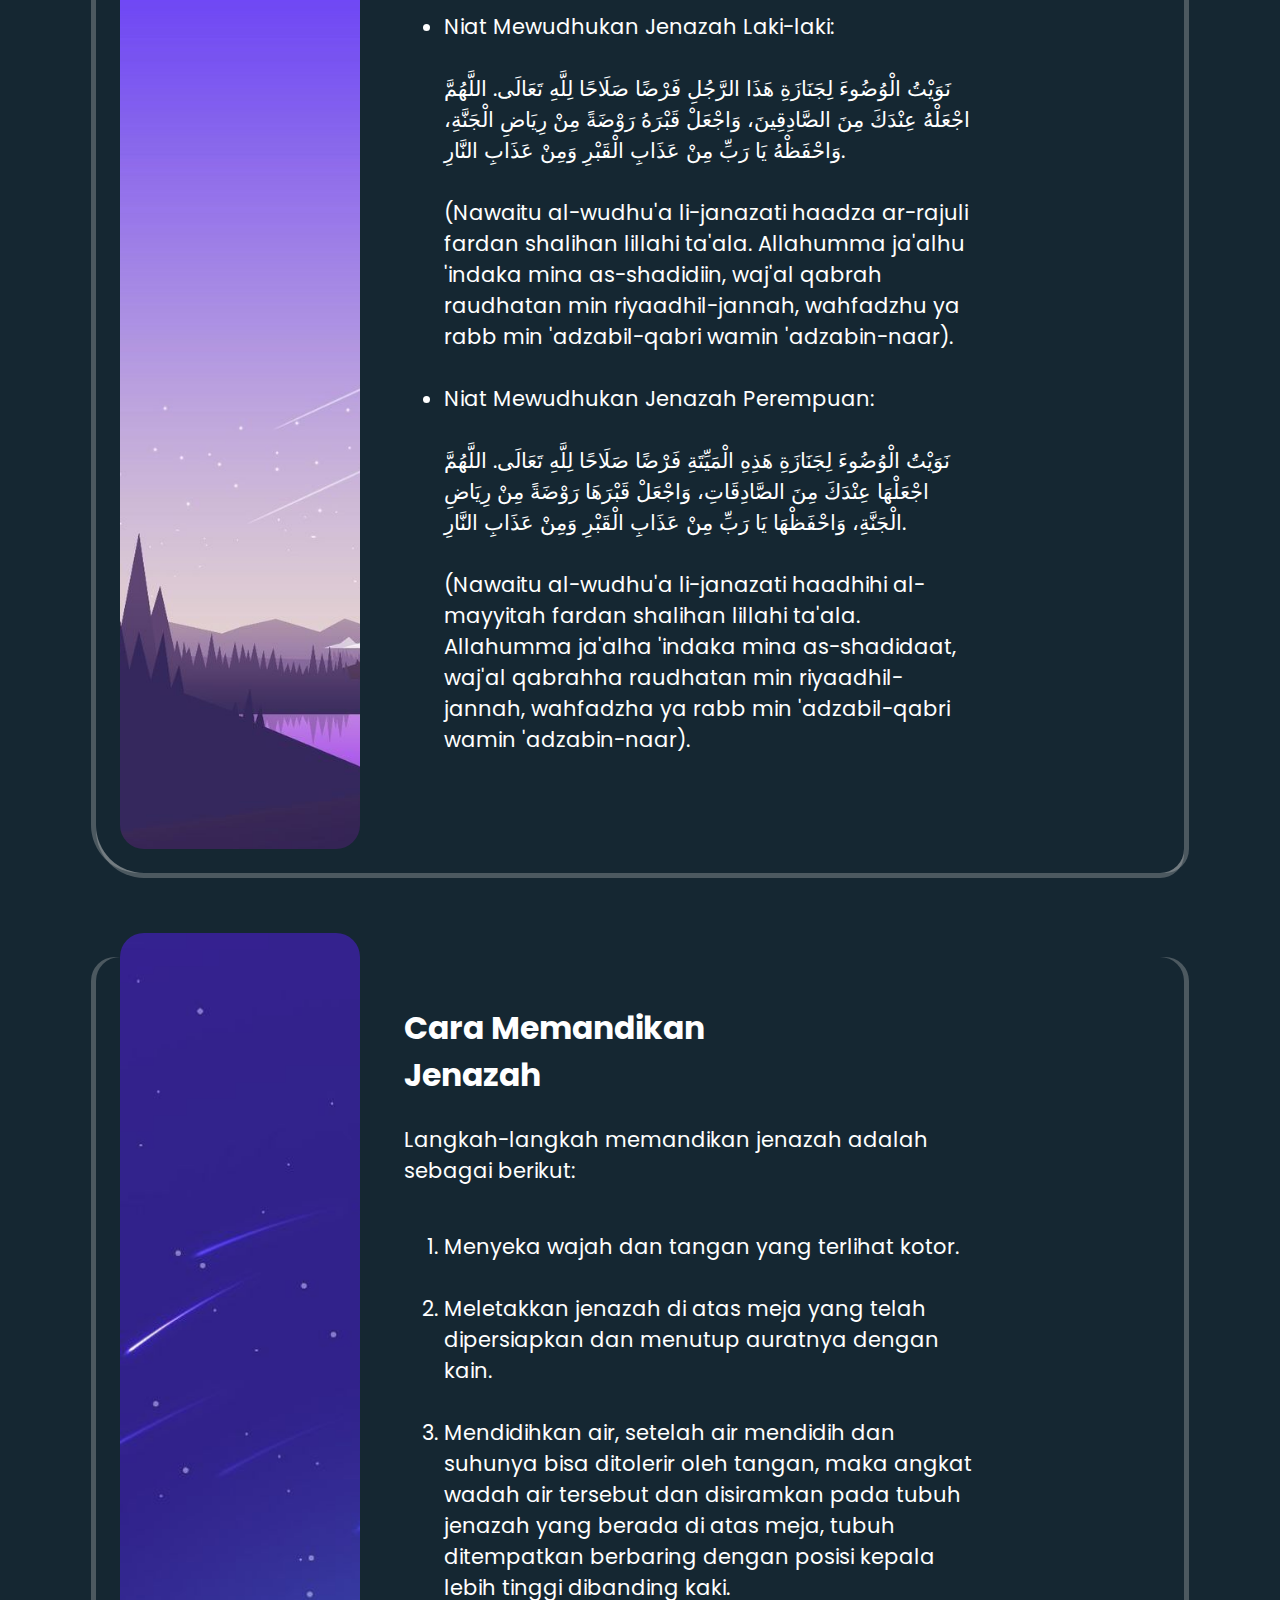
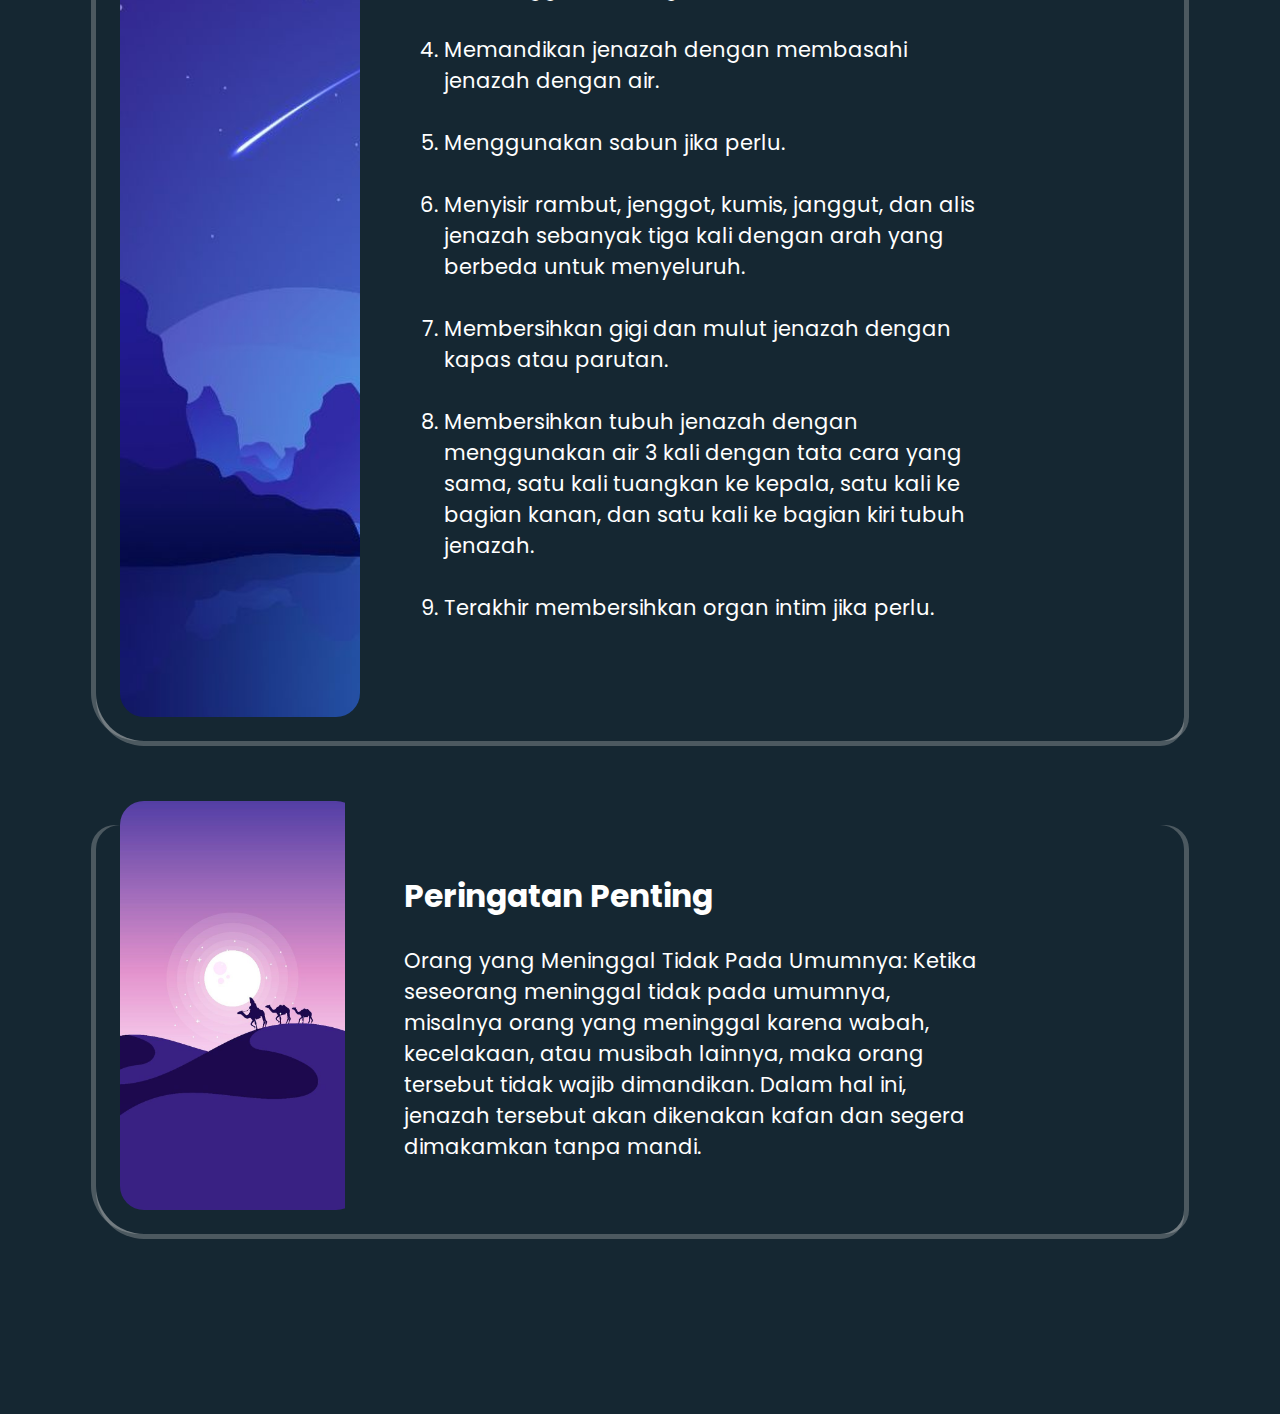
<file: Materi/memandikan.html>
<!DOCTYPE html>
<html lang="en">

<head>
    <meta charset="UTF-8">
    <meta http-equiv="X-UA-Compatible" content="IE=edge">
    <meta name="viewport" content="width=device-width, initial-scale=1.0">
    <title>Tata Cara Memandikan Jenazah Menurut Islam</title>
    <link rel="stylesheet" href="memandikan.css">
</head>

<body>
    <header>
        <h1>Tata Cara Memandikan Jenazah Menurut Islam</h1>
        <p>Dipersembahkan oleh Tajhizul Mayit</p>
    </header>
    <main>
        <section class="card">
            <div class="text-content">
                <h3>Syarat Jenazah yang Wajib Dimandikan</h3>
                <p>Jenazah yang wajib dimandikan adalah orang muslim yang telah baligh, sudah jelas jenazah tersebut
                    muslim,
                    orang yang wafat dan telah ditentukan wafatnya, tidak terdapat adanya ad-dharar (duri, racun, dan
                    binatang buas), dan bukan orang musyrik atau murtad.</p>
            </div>
            <div class="visual">
                <img src="pixel3.jpg" alt="" />
            </div>
        </section>
        </article>
        <section class="card">
            <div class="text-content">
                <h3>Syarat Orang yang Memandikan Jenazah</h3>
                <p>Orang yang boleh memandikan jenazah adalah orang yang wudhu, Muslim, dan mukmin. Namun jika tidak ada
                    pilihan selain orang yang tidak memenuhi syarat tersebut, maka diperbolehkan.</p>
            </div>
            <div class="visual">
                <img src="pixel4.jpg" alt="" />
            </div>
        </section>
        </article>
        <section class="card">
            <div class="text-content">
                <h3>Alat yang Dibutuhkan</h3>
                <p>Alat yang diperlukan untuk memandikan jenazah adalah:
                <ul>
                    <li>Tempat tidur atau meja dengan ukuran kira-kira tinggi 90 cm, lebar 90 cm, dan panjang 200 cm,
                        untuk
                        meletakkan jenazah.</li>
                    <br>
                    <li>Air suci secukupnya di ember atau tempat lainnya (6-8 ember).</li>
                    <br>
                    <li>Gayung secukupnya (4-6 buah).</li>
                    <br>
                    <li>Kendi atau ceret yang diisi air untuk mewudhukan jenazah.</li>
                    <br>
                    <li>Tabir atau kain untuk menutup tempat memandikan jenazah.</li>
                    <br>
                    <li>Gunting untuk melepaskan baju atau pakaian yang sulit dilepas.</li>
                    <br>
                    <li>Sarung tangan untuk dipakai waktu memandikan agar tangan tetap bersih, terutama bila jenazahnya
                        berpenyakit menular.</li>
                    <br>
                    <li>Sabun mandi secukupnya, baik padat maupun cair.</li>
                </ul>
                </p>
            </div>
            <div class="visual">
                <img src="pixel2.jpg" alt="" />
            </div>
        </section>
        </article>
        <section class="card">
            <div class="text-content">
                <h3>Orang yang Berhak Memandikan Jenazah</h3>
                <p>Orang yang berhak memandikan jenazah adalah keluarga dekat, biasanya anggota keluarga laki-laki untuk
                    jenazah laki-laki, dan anggota keluarga perempuan untuk jenazah perempuan. Namun, jika keluarga
                    tidak
                    ada, atau mereka tidak sanggup, maka orang lain boleh melakukannya.</p>
            </div>
            <div class="visual">
                <img src="pixel5.jpg" alt="" />
            </div>
        </section>
        </article>
        <section class="card">
            <div class="text-content">
                <h3>Niat Memandikan Jenazah</h3>
                <p>Niat memandikan jenazah adalah sebagai berikut:
                <ul>
                    <li>
                        Niat Mewudhukan Jenazah Laki-laki:
                        <br>
                        <br>
                        نَوَيْتُ الْوُضُوءَ لِجَنَازَةِ هَذَا الرَّجُلِ فَرْضًا صَلَاحًا لِلَّهِ تَعَالَى. اللَّهُمَّ
                        اجْعَلْهُ عِنْدَكَ مِنَ الصَّادِقِينَ، وَاجْعَلْ قَبْرَهُ رَوْضَةً مِنْ رِيَاضِ الْجَنَّةِ،
                        وَاحْفَظْهُ يَا رَبِّ مِنْ عَذَابِ الْقَبْرِ وَمِنْ عَذَابِ النَّارِ.
                        <br>
                        <br>
                        (Nawaitu al-wudhu'a li-janazati haadza ar-rajuli fardan shalihan lillahi ta'ala. Allahumma
                        ja'alhu
                        'indaka mina as-shadidiin, waj'al qabrah raudhatan min riyaadhil-jannah, wahfadzhu ya rabb min
                        'adzabil-qabri wamin 'adzabin-naar).
                    </li>
                    <br>
                    <li>Niat Mewudhukan Jenazah Perempuan:
                        <br>
                        <br>
                        نَوَيْتُ الْوُضُوءَ لِجَنَازَةِ هَذِهِ الْمَيِّتَةِ فَرْضًا صَلَاحًا لِلَّهِ تَعَالَى.
                        اللَّهُمَّ
                        اجْعَلْهَا عِنْدَكَ مِنَ الصَّادِقَاتِ، وَاجْعَلْ قَبْرَهَا رَوْضَةً مِنْ رِيَاضِ الْجَنَّةِ،
                        وَاحْفَظْهَا يَا رَبِّ مِنْ عَذَابِ الْقَبْرِ وَمِنْ عَذَابِ النَّارِ.
                        <br>
                        <br>
                        (Nawaitu al-wudhu'a li-janazati haadhihi al-mayyitah fardan shalihan lillahi ta'ala. Allahumma
                        ja'alha 'indaka mina as-shadidaat, waj'al qabrahha raudhatan min riyaadhil-jannah, wahfadzha ya
                        rabb
                        min 'adzabil-qabri wamin 'adzabin-naar).
                    </li>

                </ul>
                </p>
            </div>
            <div class="visual">
                <img src="pixel1.jpg" alt="" />
            </div>
        </section>
        </article>
        <section class="card">
            <div class="text-content">
                <h3>Cara Memandikan Jenazah</h3>
                <p>Langkah-langkah memandikan jenazah adalah sebagai berikut:
                <ol>
                    <li>Menyeka wajah dan tangan yang terlihat kotor.</li>
                    <br>
                    <li>Meletakkan jenazah di atas meja yang telah dipersiapkan dan menutup auratnya dengan kain.</li>
                    <br>
                    <li>Mendidihkan air, setelah air mendidih dan suhunya bisa ditolerir oleh tangan, maka angkat wadah
                        air
                        tersebut dan disiramkan pada tubuh jenazah yang berada di atas meja, tubuh ditempatkan berbaring
                        dengan posisi kepala lebih tinggi dibanding kaki.</li>
                    <br>
                    <li>Memandikan jenazah dengan membasahi jenazah dengan air.</li>
                    <br>
                    <li>Menggunakan sabun jika perlu.</li>
                    <br>
                    <li>Menyisir rambut, jenggot, kumis, janggut, dan alis jenazah sebanyak tiga kali dengan arah yang
                        berbeda untuk menyeluruh.</li>
                    <br>
                    <li>Membersihkan gigi dan mulut jenazah dengan kapas atau parutan.</li>
                    <br>
                    <li>Membersihkan tubuh jenazah dengan menggunakan air 3 kali dengan tata cara yang sama, satu kali
                        tuangkan ke kepala, satu kali ke bagian kanan, dan satu kali ke bagian kiri tubuh jenazah.</li>
                    <br>
                    <li>Terakhir membersihkan organ intim jika perlu.</li>
                </ol>
                </p>
            </div>
            <div class="visual">
                <img src="pixel7.jpg" alt="" />
            </div>
        </section>
        </article>
        <section class="card">
            <div class="text-content">
                <h3>Peringatan Penting</h3>
                <p>Orang yang Meninggal Tidak Pada Umumnya: Ketika seseorang meninggal tidak pada umumnya,
                    misalnya orang yang meninggal karena wabah, kecelakaan, atau musibah lainnya, maka orang tersebut
                    tidak
                    wajib dimandikan. Dalam hal ini, jenazah tersebut akan dikenakan kafan dan segera dimakamkan tanpa
                    mandi.</p>
            </div>
            <div class="visual">
                <img src="pixel6.jpg" alt="" />
            </div>
        </section>
        </article>
    </main>

</body>

</html>
</body>

</html>
</file>
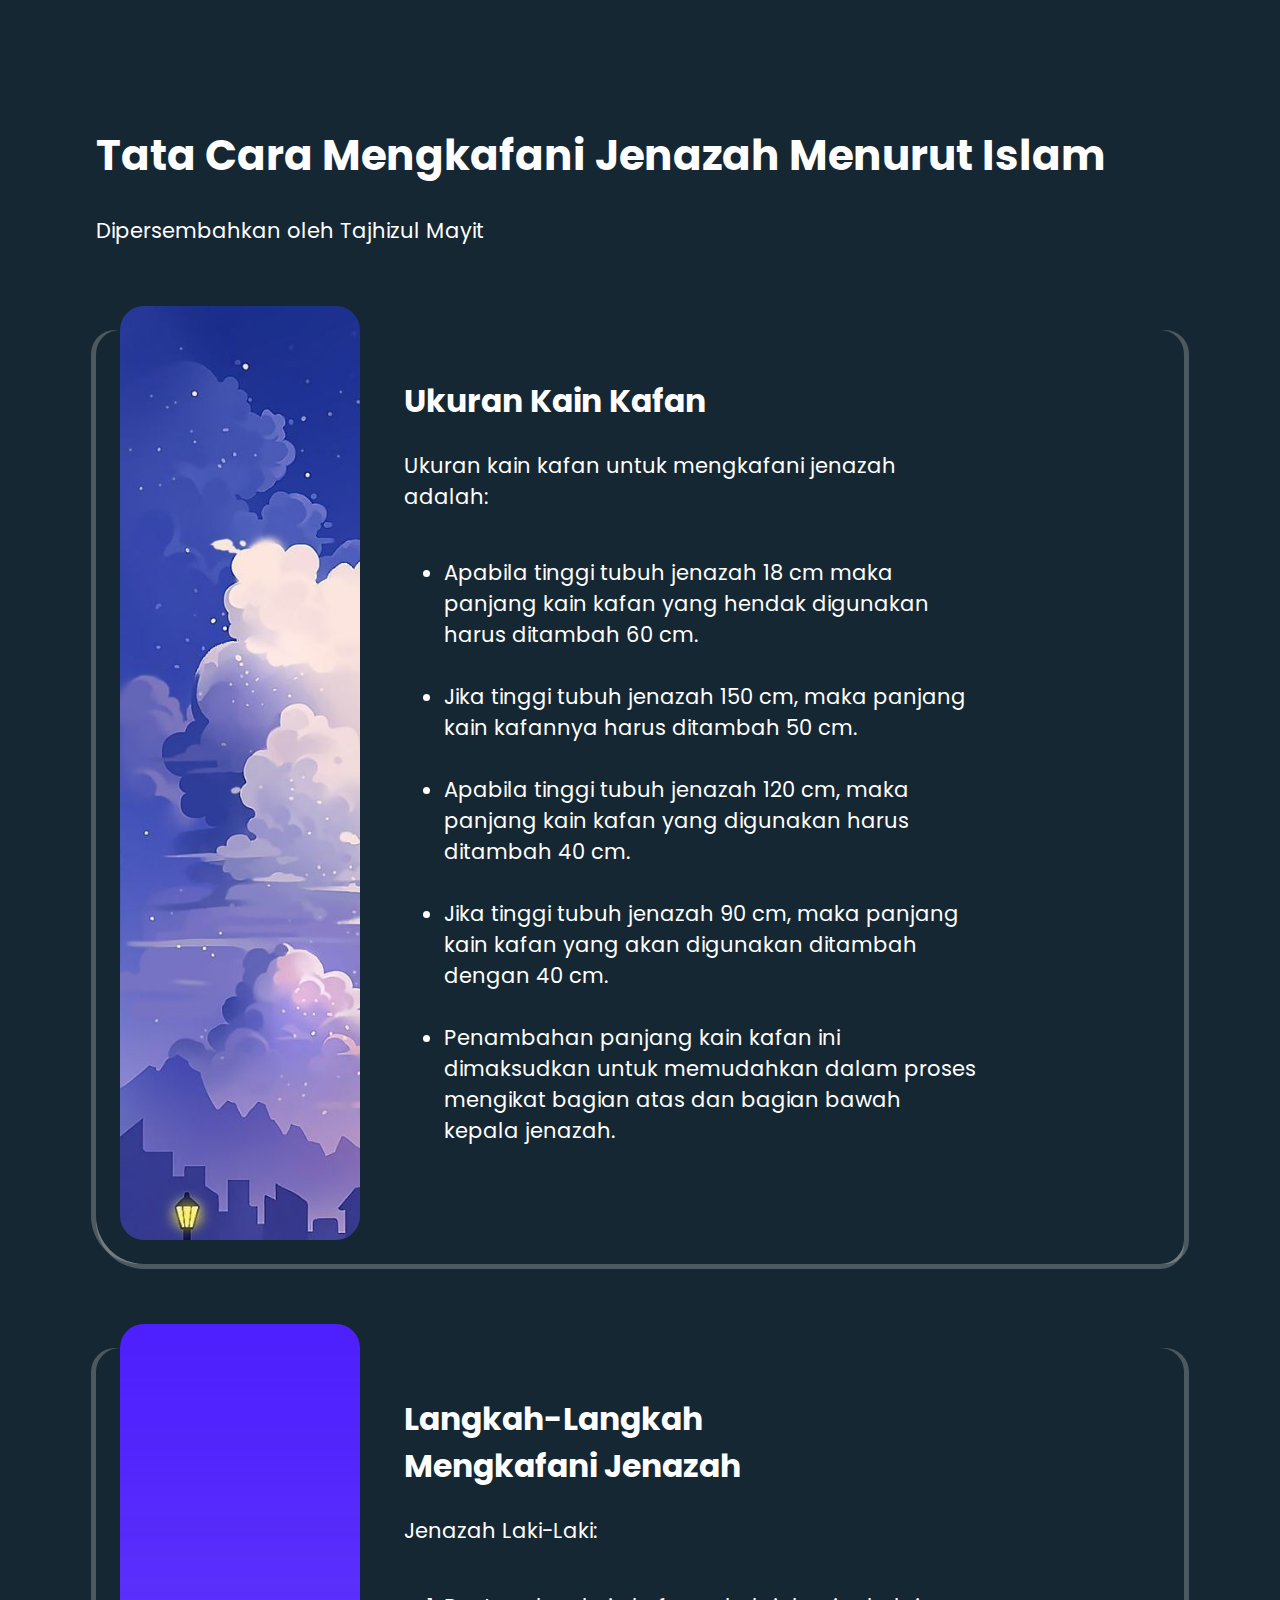
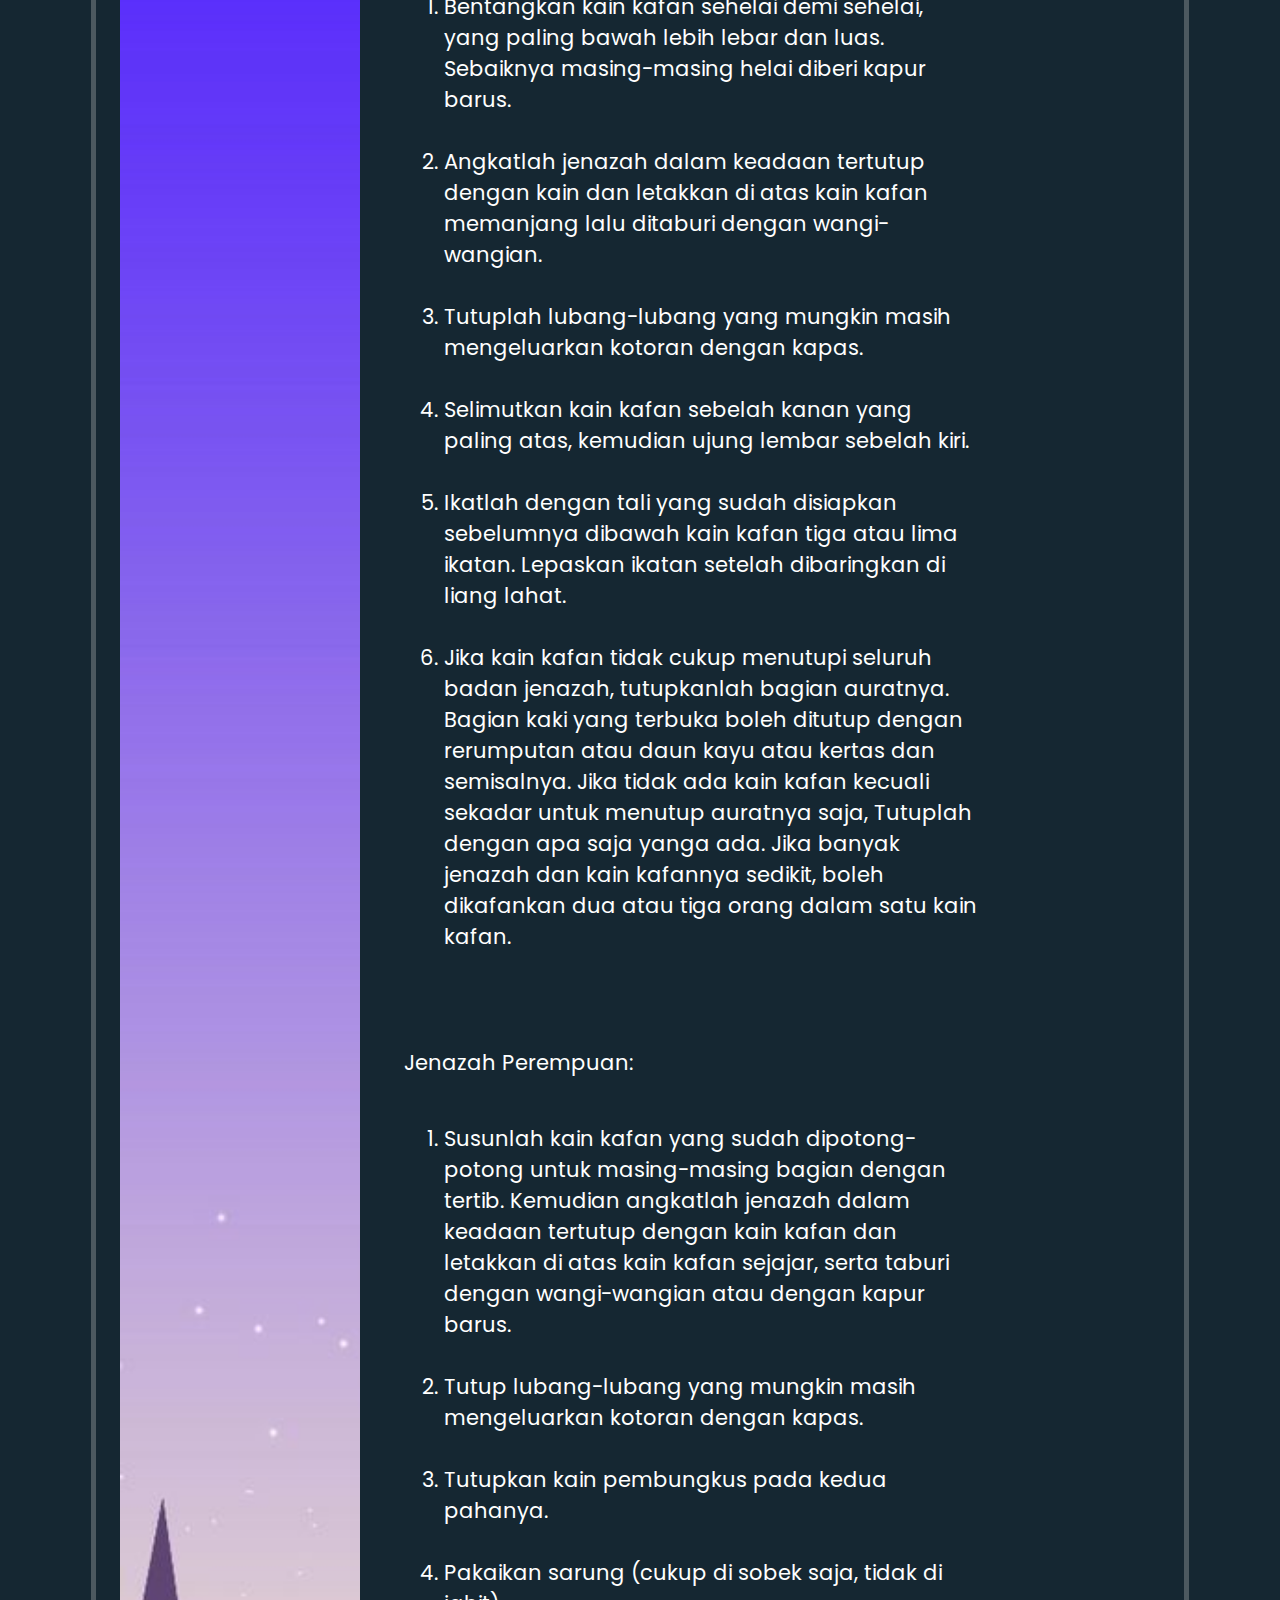
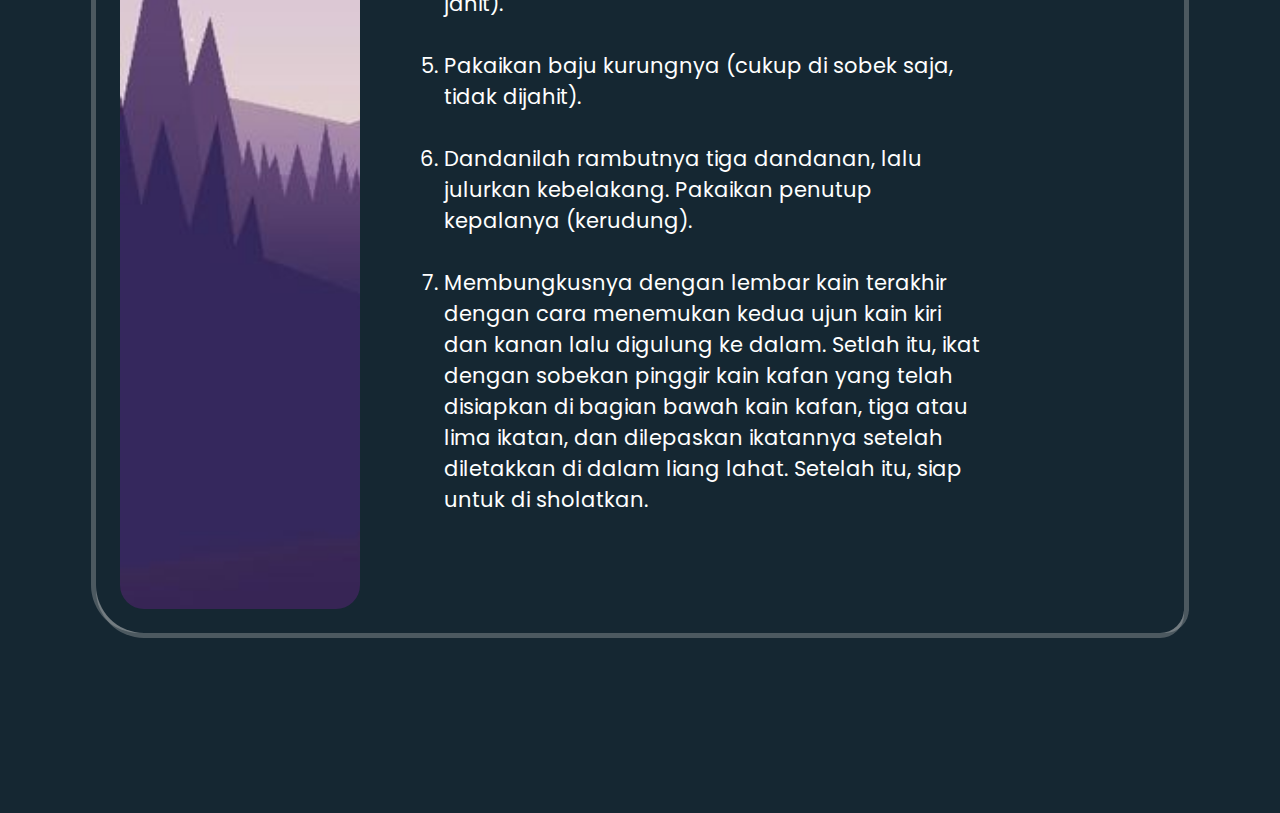
<file: Materi/mengkafani.html>
<!DOCTYPE html>
<html lang="en">

<head>
    <meta charset="UTF-8">
    <meta http-equiv="X-UA-Compatible" content="IE=edge">
    <meta name="viewport" content="width=device-width, initial-scale=1.0">
    <title>Tata Cara Mengkafani Jenazah Menurut Islam</title>
    <link rel="stylesheet" href="memandikan.css">
</head>

<body>
    <header>
        <h1>Tata Cara Mengkafani Jenazah Menurut Islam</h1>
        <p>Dipersembahkan oleh Tajhizul Mayit</p>
    </header>
    <main>
        <section class="card">
            <div class="text-content">
                <h3>Ukuran Kain Kafan</h3>
                <p>Ukuran kain kafan untuk mengkafani jenazah adalah:
                <ul>
                    <li>Apabila tinggi tubuh jenazah 18 cm maka panjang kain kafan yang hendak digunakan harus ditambah
                        60
                        cm.</li>
                    <br>
                    <li>Jika tinggi tubuh jenazah 150 cm, maka panjang kain kafannya harus ditambah 50 cm.</li>
                    <br>
                    <li>Apabila tinggi tubuh jenazah 120 cm, maka panjang kain kafan yang digunakan harus ditambah 40
                        cm.
                    </li>
                    <br>
                    <li>Jika tinggi tubuh jenazah 90 cm, maka panjang kain kafan yang akan digunakan ditambah dengan 40
                        cm.
                    </li>
                    <br>
                    <li>Penambahan panjang kain kafan ini dimaksudkan untuk memudahkan dalam proses mengikat bagian atas
                        dan
                        bagian bawah kepala jenazah.</li>
                </ul>
                </p>
            </div>
            <div class="visual">
                <img src="pixel3.jpg" alt="" />
            </div>
        </section>
        </article>
        <section class="card">
            <div class="text-content">
                <h3>Langkah-Langkah Mengkafani Jenazah</h3>
                <p>Jenazah Laki-Laki:
                <ol>
                    <li>Bentangkan kain kafan sehelai demi sehelai, yang paling bawah lebih lebar dan luas. Sebaiknya
                        masing-masing helai diberi kapur barus.</li>
                    <br>
                    <li>Angkatlah jenazah dalam keadaan tertutup dengan kain dan letakkan di atas kain kafan memanjang
                        lalu
                        ditaburi dengan wangi-wangian.</li>
                    <br>
                    <li>Tutuplah lubang-lubang yang mungkin masih mengeluarkan kotoran dengan kapas.</li>
                    <br>
                    <li>Selimutkan kain kafan sebelah kanan yang paling atas, kemudian ujung lembar sebelah kiri.</li>
                    <br>
                    <li>Ikatlah dengan tali yang sudah disiapkan sebelumnya dibawah kain kafan tiga atau lima ikatan.
                        Lepaskan ikatan setelah dibaringkan di liang lahat.</li>
                    <br>
                    <li>Jika kain kafan tidak cukup menutupi seluruh badan jenazah, tutupkanlah bagian auratnya. Bagian
                        kaki
                        yang terbuka boleh ditutup dengan rerumputan atau daun kayu atau kertas dan semisalnya. Jika
                        tidak
                        ada kain kafan kecuali sekadar untuk menutup auratnya saja, Tutuplah dengan apa saja yanga ada.
                        Jika
                        banyak jenazah dan kain kafannya sedikit, boleh dikafankan dua atau tiga orang dalam satu kain
                        kafan.</li>
                </ol>
                </p>
                    <p>Jenazah Perempuan:
                    <ol>
                        <li>Susunlah kain kafan yang sudah dipotong-potong untuk masing-masing bagian dengan tertib.
                            Kemudian
                            angkatlah jenazah dalam keadaan tertutup dengan kain kafan dan letakkan di atas kain kafan
                            sejajar,
                            serta taburi dengan wangi-wangian atau dengan kapur barus.</li>
                        <br>
                        <li>Tutup lubang-lubang yang mungkin masih mengeluarkan kotoran dengan kapas.</li>
                        <br>
                        <li>Tutupkan kain pembungkus pada kedua pahanya.</li>
                        <br>
                        <li>Pakaikan sarung (cukup di sobek saja, tidak di jahit).</li>
                        <br>
                        <li>Pakaikan baju kurungnya (cukup di sobek saja, tidak dijahit).</li>
                        <br>
                        <li>Dandanilah rambutnya tiga dandanan, lalu julurkan kebelakang. Pakaikan penutup kepalanya
                            (kerudung).
                        </li>
                        <br>
                        <li>Membungkusnya dengan lembar kain terakhir dengan cara menemukan kedua ujun kain kiri dan
                            kanan lalu
                            digulung ke dalam. Setlah itu, ikat dengan sobekan pinggir kain kafan yang telah disiapkan
                            di bagian
                            bawah kain kafan, tiga atau lima ikatan, dan dilepaskan ikatannya setelah diletakkan di
                            dalam liang
                            lahat. Setelah itu, siap untuk di sholatkan.</li>
                    </ol>
                    </p>
                </article>
            </div>
            <div class="visual">
                <img src="pixel1.jpg" alt="" />
            </div>
        </section>
    </article>
    </main>

</body>

</html>
</body>

</html>
</file>
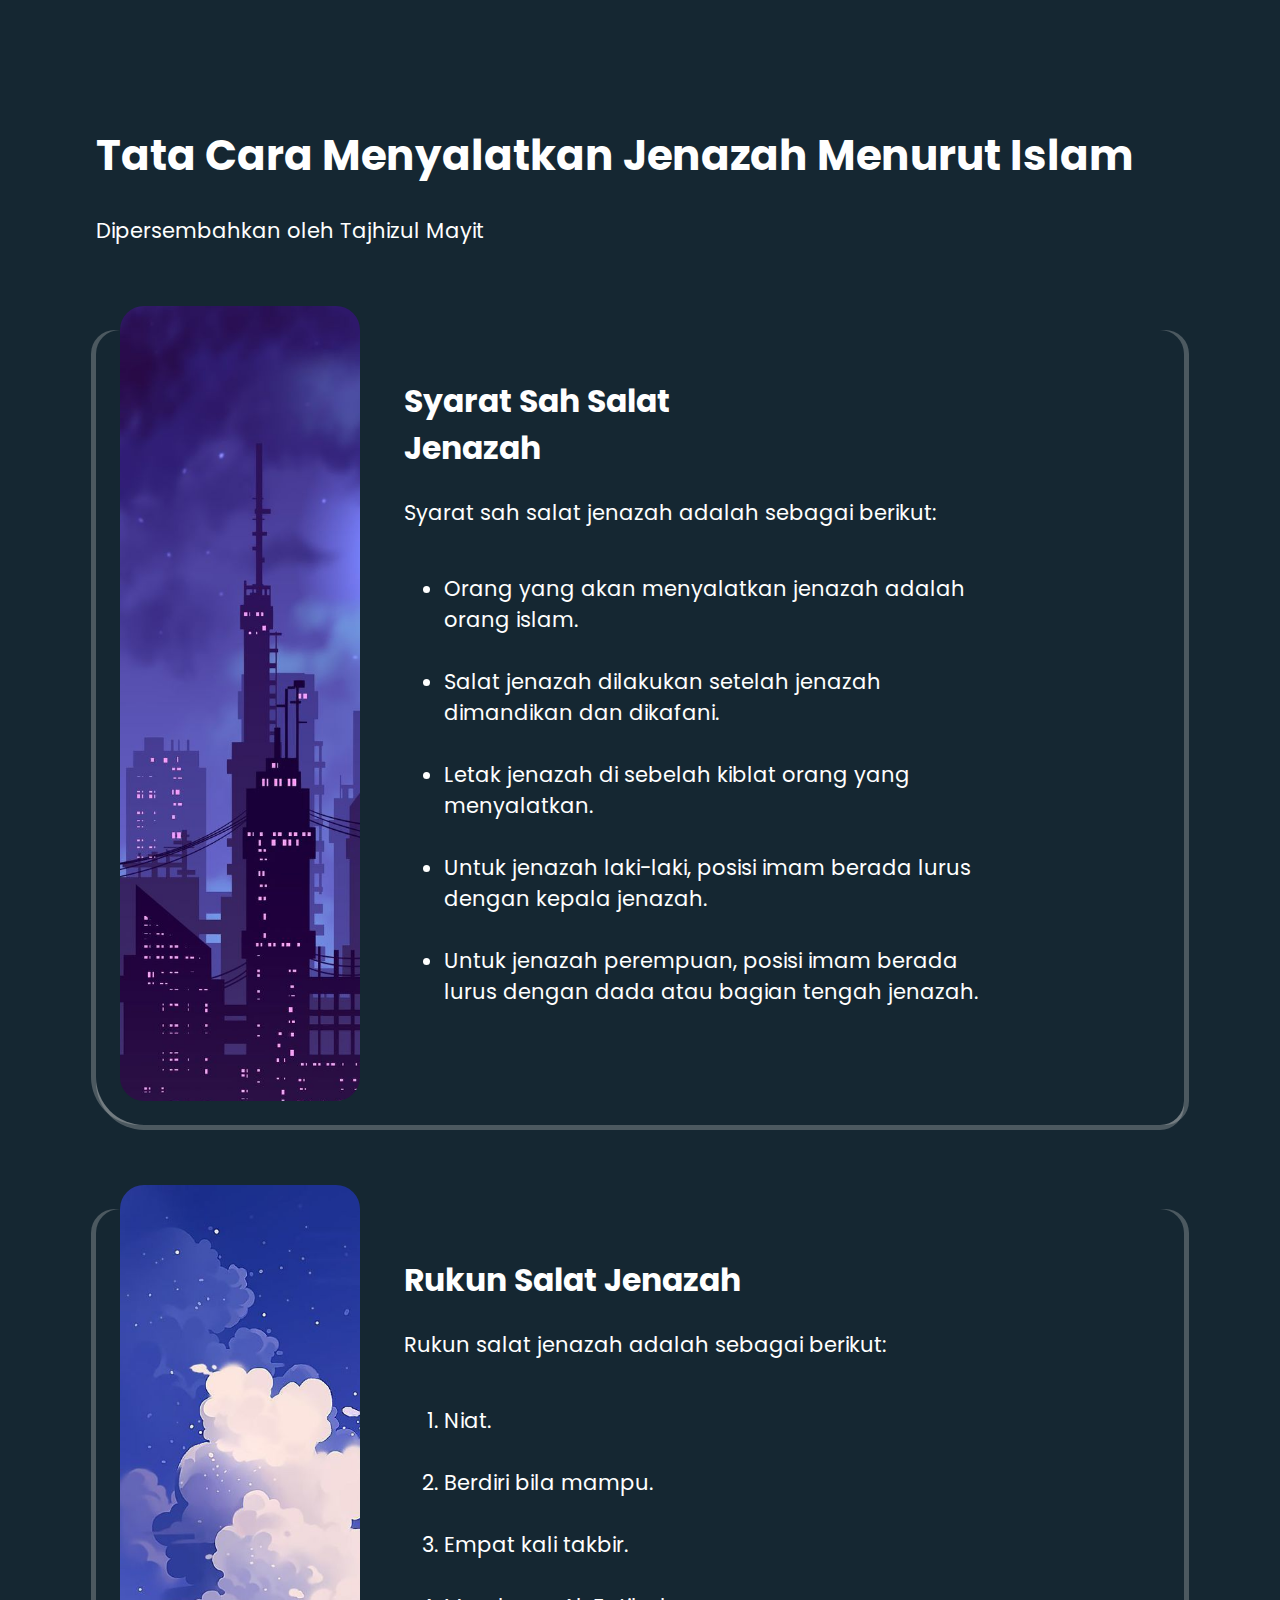
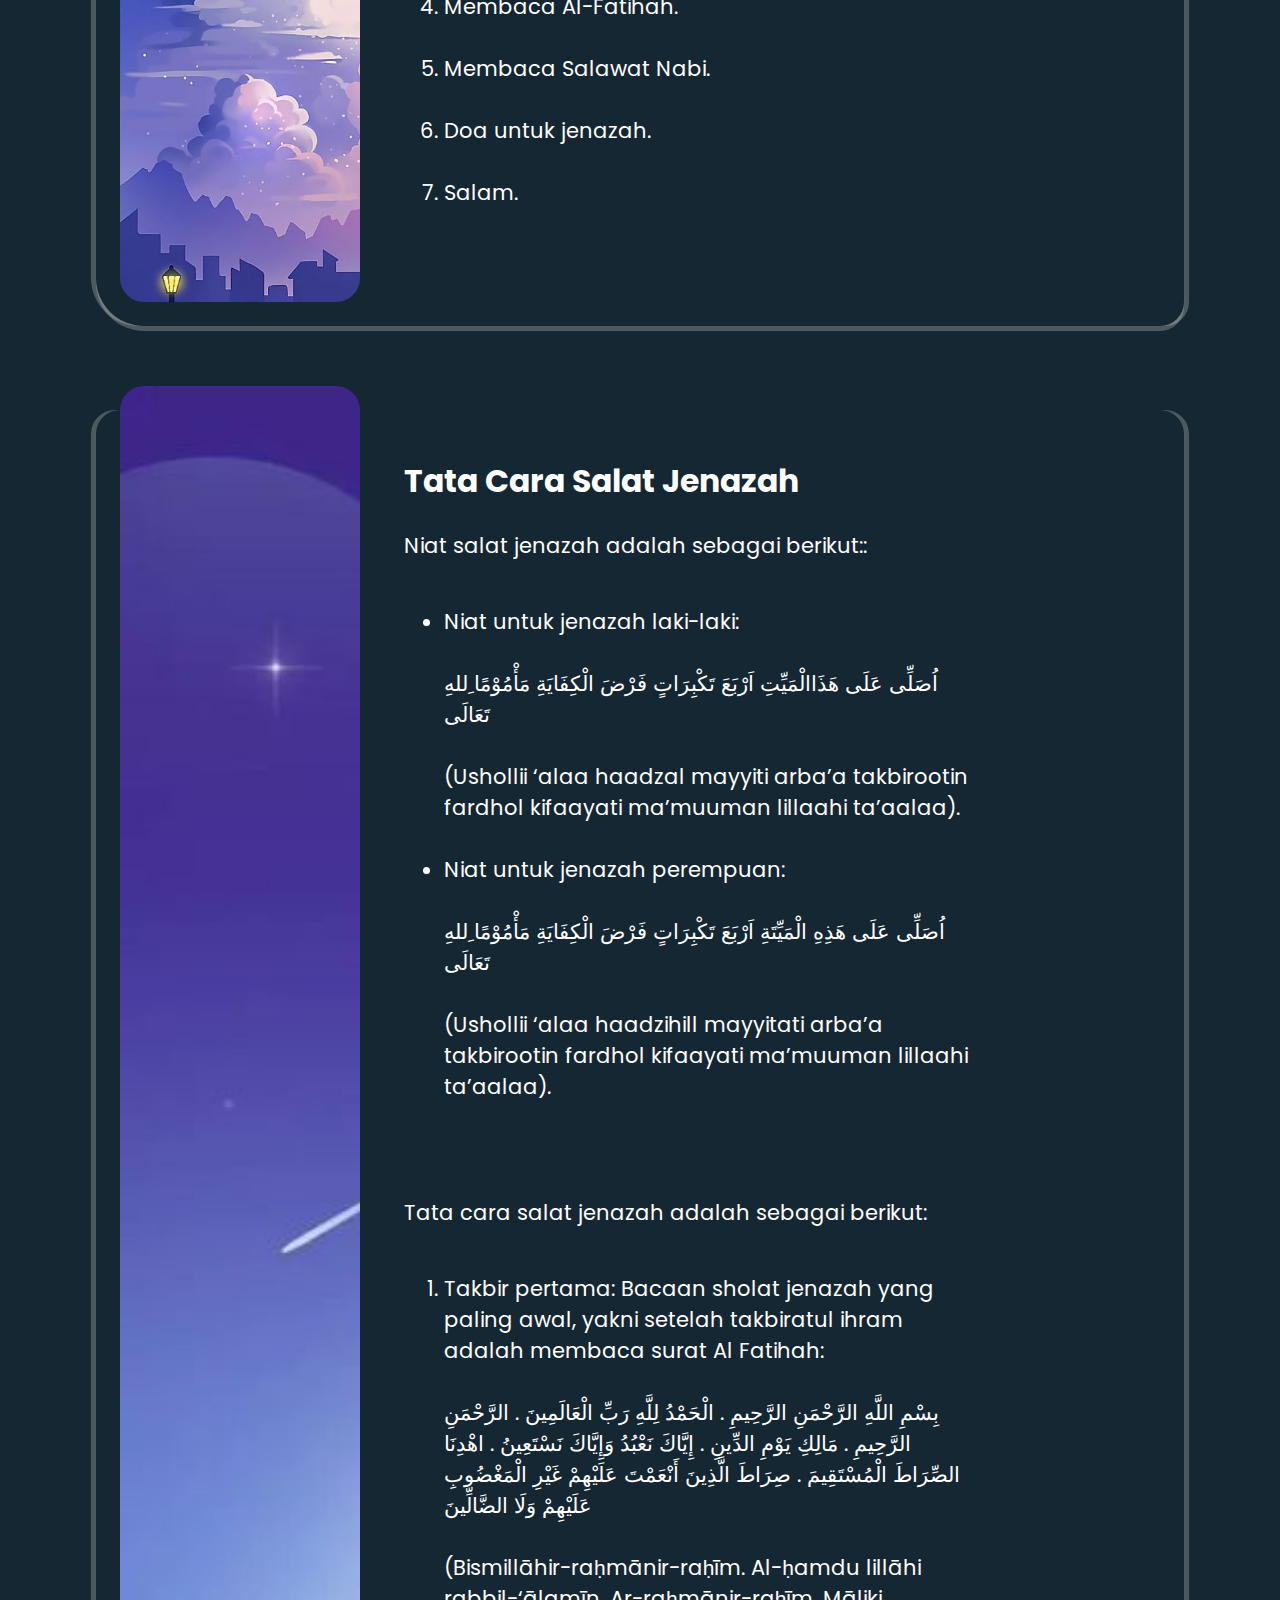
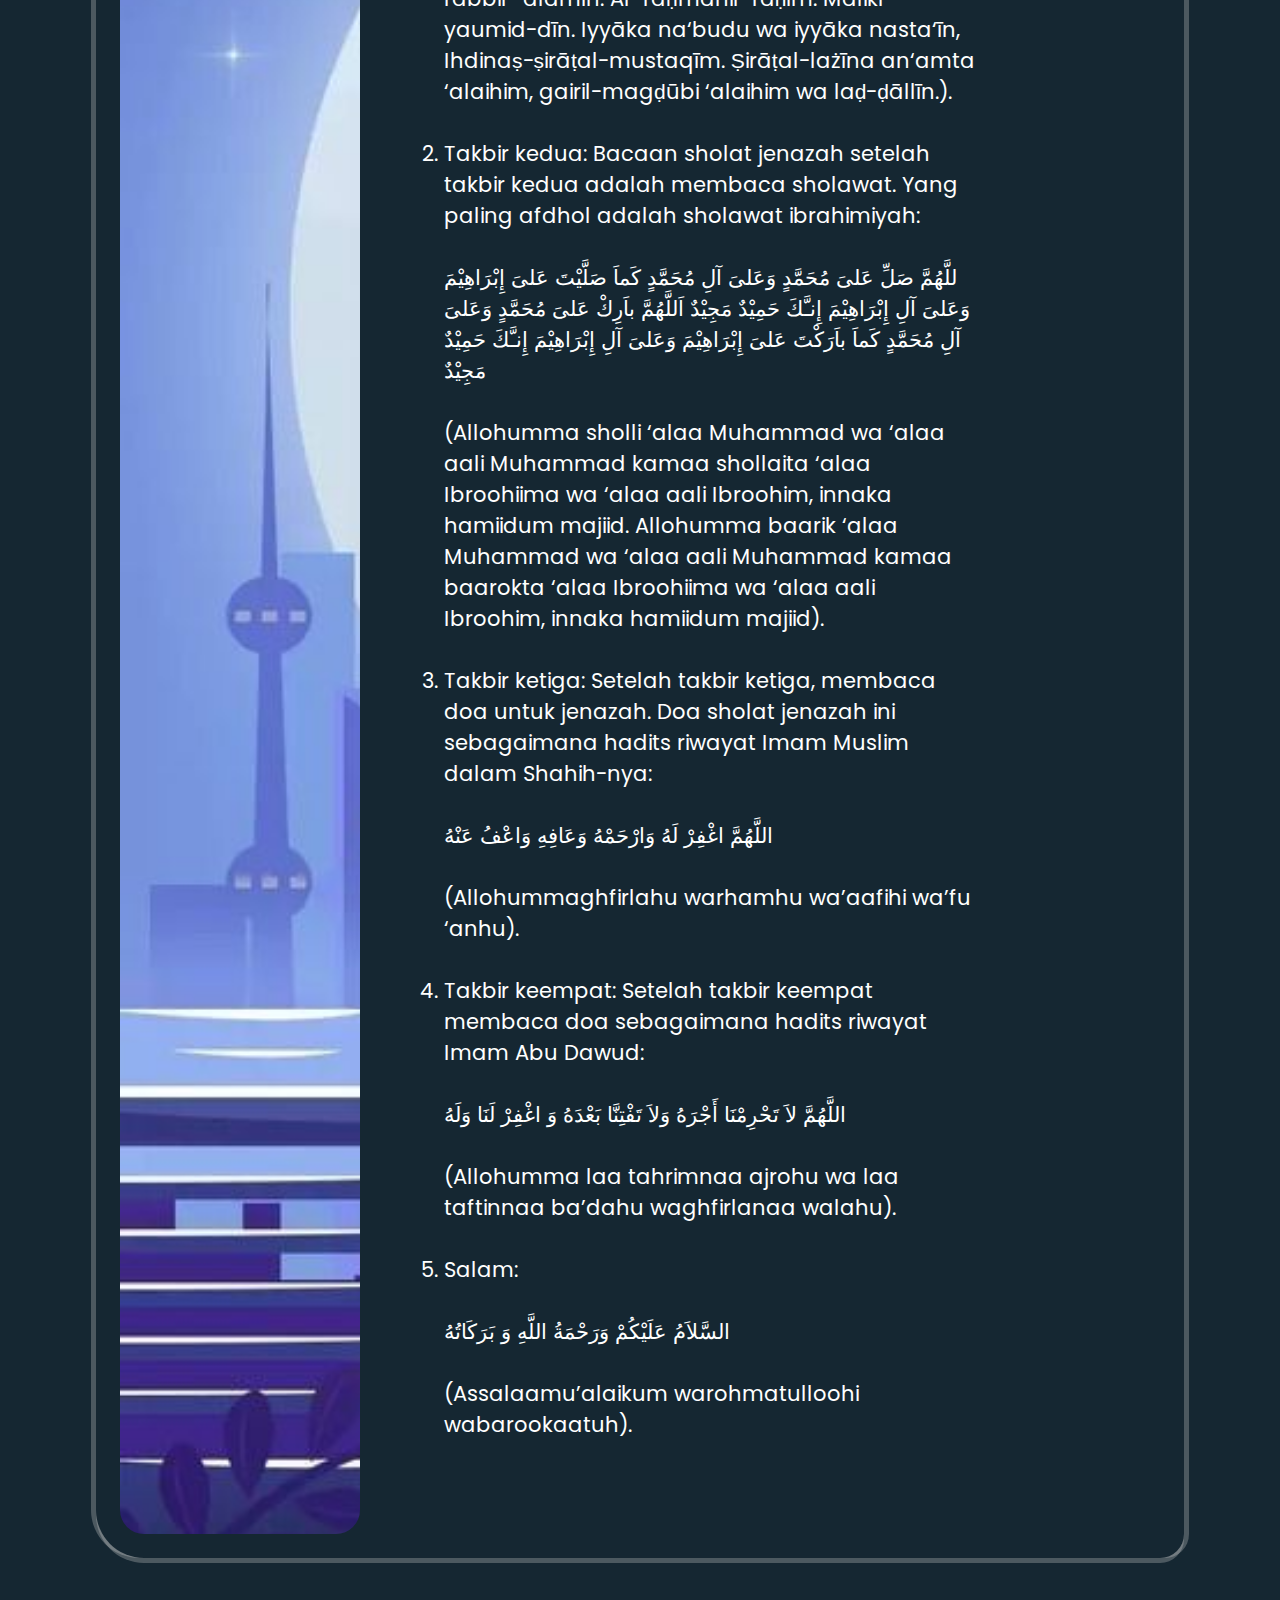
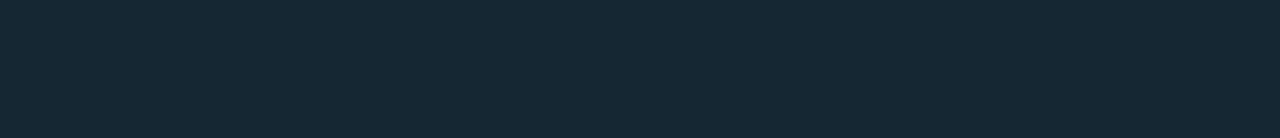
<file: Materi/menyalatkan.html>
<!DOCTYPE html>
<html lang="en">

<head>
    <meta charset="UTF-8">
    <meta http-equiv="X-UA-Compatible" content="IE=edge">
    <meta name="viewport" content="width=device-width, initial-scale=1.0">
    <title>Tata Cara Menyalatkan Jenazah Menurut Islam</title>
    <link rel="stylesheet" href="menyalatkan.css">
</head>

<body>
    <header>
        <h1>Tata Cara Menyalatkan Jenazah Menurut Islam</h1>
        <p>Dipersembahkan oleh Tajhizul Mayit</p>
    </header>
    <main>
        <section class="card">
            <div class="text-content">
                <h3>Syarat Sah Salat Jenazah</h3>
                <p>Syarat sah salat jenazah adalah sebagai berikut:
                <ul>
                    <li>Orang yang akan menyalatkan jenazah adalah orang islam.</li>
                    <br>
                    <li>Salat jenazah dilakukan setelah jenazah dimandikan dan dikafani.</li>
                    <br>
                    <li>Letak jenazah di sebelah kiblat orang yang menyalatkan.</li>
                    <br>
                    <li>Untuk jenazah laki-laki, posisi imam berada lurus dengan kepala jenazah.</li>
                    <br>
                    <li>Untuk jenazah perempuan, posisi imam berada lurus dengan dada atau bagian tengah jenazah.</li>
                </ul>
                </p>
            </div>
            <div class="visual">
                <img src="pixel4.jpg" alt="" />
            </div>
        </section>
        </article>
        <section class="card">
            <div class="text-content">
                <h3>Rukun Salat Jenazah</h3>
                <p>Rukun salat jenazah adalah sebagai berikut:
                <ol>
                    <li>Niat.</li>
                    <br>
                    <li>Berdiri bila mampu.</li>
                    <br>
                    <li>Empat kali takbir.</li>
                    <br>
                    <li>Membaca Al-Fatihah.</li>
                    <br>
                    <li>Membaca Salawat Nabi.</li>
                    <br>
                    <li>Doa untuk jenazah.</li>
                    <br>
                    <li>Salam.</li>
                </ol>
                </p>
            </div>
            <div class="visual">
                <img src="pixel3.jpg" alt="" />
            </div>
        </section>
        </article>
        <section class="card">
            <div class="text-content">
                <h3>Tata Cara Salat Jenazah</h3>
                <p>Niat salat jenazah adalah sebagai berikut::
                <ul>
                    <li>Niat untuk jenazah laki-laki:
                        <br>
                        <br>
                        اُصَلِّى عَلَى هَذَاالْمَيِّتِ اَرْبَعَ تَكْبِرَاتٍ فَرْضَ
                        الْكِفَايَةِ مَأْمُوْمًا ِللهِ تَعَالَى
                        <br>
                        <br>
                        (Ushollii ‘alaa haadzal mayyiti arba’a takbirootin fardhol kifaayati ma’muuman lillaahi
                        ta’aalaa).
                    </li>
                    <br>
                    <li>Niat untuk jenazah perempuan:
                        <br>
                        <br>
                        اُصَلِّى عَلَى هَذِهِ الْمَيِّتَةِ اَرْبَعَ تَكْبِرَاتٍ فَرْضَ
                        الْكِفَايَةِ مَأْمُوْمًا ِللهِ تَعَالَى
                        <br>
                        <br>
                        (Ushollii ‘alaa haadzihill mayyitati arba’a takbirootin fardhol kifaayati ma’muuman lillaahi
                        ta’aalaa).
                    </li>
                </ul>
                </p>
                    <p>Tata cara salat jenazah adalah sebagai berikut:
                    <ol>
                        <li>Takbir pertama: Bacaan sholat jenazah yang paling awal, yakni setelah takbiratul ihram
                            adalah
                            membaca surat Al Fatihah:
                            <br>
                            <br>
                            بِسْمِ اللَّهِ الرَّحْمَنِ الرَّحِيمِ . الْحَمْدُ لِلَّهِ رَبِّ
                            الْعَالَمِينَ . الرَّحْمَنِ الرَّحِيمِ . مَالِكِ يَوْمِ الدِّينِ . إِيَّاكَ نَعْبُدُ
                            وَإِيَّاكَ
                            نَسْتَعِينُ . اهْدِنَا الصِّرَاطَ الْمُسْتَقِيمَ . صِرَاطَ الَّذِينَ أَنْعَمْتَ عَلَيْهِمْ
                            غَيْرِ
                            الْمَغْضُوبِ عَلَيْهِمْ وَلَا الضَّالِّينَ
                            <br>
                            <br>
                            (Bismillāhir-raḥmānir-raḥīm. Al-ḥamdu lillāhi rabbil-‘ālamīn. Ar-raḥmānir-raḥīm. Māliki
                            yaumid-dīn.
                            Iyyāka na‘budu wa iyyāka nasta‘īn, Ihdinaṣ-ṣirāṭal-mustaqīm. Ṣirāṭal-lażīna an‘amta
                            ‘alaihim,
                            gairil-magḍūbi ‘alaihim wa laḍ-ḍāllīn.).
                        </li>
                        <br>
                        <li>Takbir kedua: Bacaan sholat jenazah setelah takbir kedua adalah membaca sholawat. Yang
                            paling afdhol
                            adalah sholawat ibrahimiyah:
                            <br>
                            <br>
                            للَّهُمَّ صَلِّ عَلىَ مُحَمَّدٍ وَعَلىَ آلِ مُحَمَّدٍ كَماَ صَلَّيْتَ
                            عَلىَ إِبْرَاهِيْمَ وَعَلىَ آلِ إِبْرَاهِيْمَ إِنـَّكَ حَمِيْدٌ مَجِيْدٌ اَللَّهُمَّ باَرِكْ
                            عَلىَ
                            مُحَمَّدٍ وَعَلىَ آلِ مُحَمَّدٍ كَماَ باَرَكْتَ عَلىَ إِبْرَاهِيْمَ وَعَلىَ آلِ
                            إِبْرَاهِيْمَ
                            إِنـَّكَ حَمِيْدٌ مَجِيْدٌ
                            <br>
                            <br>
                            (Allohumma sholli ‘alaa Muhammad wa ‘alaa aali Muhammad kamaa shollaita ‘alaa Ibroohiima wa
                            ‘alaa
                            aali Ibroohim, innaka hamiidum majiid. Allohumma baarik ‘alaa Muhammad wa ‘alaa aali
                            Muhammad kamaa
                            baarokta ‘alaa Ibroohiima wa ‘alaa aali Ibroohim, innaka hamiidum majiid).
                            <br>
                            <br>
                        </li>
                        <li>Takbir ketiga: Setelah takbir ketiga, membaca doa untuk jenazah. Doa sholat jenazah ini
                            sebagaimana
                            hadits riwayat Imam Muslim dalam Shahih-nya:
                            <br>
                            <br>اللَّهُمَّ اغْفِرْ لَهُ وَارْحَمْهُ وَعَافِهِ وَاعْفُ عَنْهُ</br>

                            <br>(Allohummaghfirlahu warhamhu wa’aafihi wa’fu ‘anhu).</br>
                            <br>
                        </li>
                        <li>Takbir keempat: Setelah takbir keempat membaca doa sebagaimana hadits riwayat Imam Abu
                            Dawud:
                            <br>
                            <br>
                            اللَّهُمَّ لاَ تَحْرِمْنَا أَجْرَهُ وَلاَ تَفْتِنَّا بَعْدَهُ وَ اغْفِرْ لَنَا وَلَهُ
                            <br>
                            <br>
                            (Allohumma laa tahrimnaa ajrohu wa laa taftinnaa ba’dahu waghfirlanaa walahu).
                        </li>
                        <br>
                        <li>Salam:
                            <br>
                            <br>
                            السَّلاَمُ عَلَيْكُمْ وَرَحْمَةُ اللَّهِ وَ بَرَكَاتُهُ
                            <br>
                            <br>
                            (Assalaamu’alaikum warohmatulloohi wabarookaatuh).
                        </li>
                    </ol>
                    </p>
            </div>
            <div class="visual">
                <img src="pixel5.jpg" alt="" />
            </div>
        </section>
        </article>
    </main>

</body>

</html>
</body>

</html>
</file>
<file: css/components.css>
/*
 * Components CSS - v6 - 2016-07-08
 * https://www.myresponsee.com
 * Copyright 2019, Vision Design - graphic zoo
 * Free to use under the MIT license.
*/
/* Tabs */
.tab-item {
  background: none repeat scroll 0 0 #fff;
  display: none;
  padding: 1.25rem 0;
}
.tab-item.tab-active {
  display: block;
}
.tab-content > .tab-label {
  display: none;
}
.tab-nav > .tab-label {
  float:left;
}
a.tab-label, a.tab-label:link, a.tab-label:visited, a.tab-label:hover {
  background: none repeat scroll 0 0 #262626;
  color: #fff;
  margin-right: 1px;
  padding: 0.625rem 1.25rem;
  transition: background 0.20s linear 0s;
  -o-transition: background 0.20s linear 0s;
  -ms-transition: background 0.20s linear 0s;
  -moz-transition: background 0.20s linear 0s;
  -webkit-transition: background 0.20s linear 0s;
}
a.tab-label:hover,a.tab-label.active-btn {
  background: none repeat scroll 0 0 #999;
}
.tab-label.active-btn {
  cursor: default;
}
.tab-content {
  text-align: left;
}
@media screen and (max-width:768px) {    
  .tab-nav > .tab-label {
    margin: 0.5px 0;
    width: 100%;
  }
}
/* Custom forms */
form.customform input, form.customform select, form.customform textarea, form.customform button {
 font-size:0.9rem;
 font-family:inherit;
 margin-bottom:1.25rem;
} 
form.customform input, form.customform select {height: 2.7rem;}
form.customform input, form.customform textarea, form.customform select { 
 background: none repeat scroll 0 0 #F5F5F5;
 transition: background 0.20s linear 0s;
 -o-transition: background 0.20s linear 0s;
 -ms-transition: background 0.20s linear 0s;
 -moz-transition: background 0.20s linear 0s;
 -webkit-transition: background 0.20s linear 0s;
}
form.customform input:hover, form.customform textarea:hover, form.customform select:hover, form.customform input:focus, form.customform textarea:focus, form.customform select:focus {background: none repeat scroll 0 0 #fff;}
form.customform input, form.customform textarea, form.customform select {
 background: none repeat scroll 0 0 #F5F5F5;
 border: 1px solid #E0E0E0;
 padding: 0.625rem;
 width: 100%;
}
form.customform input[type="file"] {
 border: 1px solid #E0E0E0;
 height: auto;
 max-height: 2.7rem;
 min-height: 2.7rem;
 padding: 0.4rem;
 width: 100%;
}
form.customform input[type="radio"], form.customform input[type="checkbox"] {
 margin-right: 0.625rem;
 width:auto;
 padding:0;
 height:auto;
}
form.customform option {padding: 0.625rem;}
form.customform select[multiple="multiple"] {height: auto;}
form.customform button {
 width: 100%;
 background: none repeat scroll 0 0 #152732;
 border: 0 none;
 color: #fff;
 height: 2.7rem;
 padding: 0.625rem;
 cursor:pointer;
 width: 100%;
 transition: background 0.20s linear 0s;
 -o-transition: background 0.20s linear 0s;
 -ms-transition: background 0.20s linear 0s;
 -moz-transition: background 0.20s linear 0s;
 -webkit-transition: background 0.20s linear 0s;
}
/* Tooltip */
a.tooltip-container,.tooltip-container {
  border-bottom:1px dotted;
  border-bottom-color: color;
  cursor: help;
  font-weight: 600;
}
a .tooltip-content,.tooltip-content {
  background: #152732 none repeat scroll 0 0;
  color: #fff!important;
  border-radius: 3px;
  display: none;
  font-size: 0.8rem;
  font-weight: normal;
  line-height: 1.3rem;
  margin-top: -1.25rem;
  max-width: 300px;
  padding: 0.625rem;
  position: absolute;
  z-index: 10;
}
.tooltip-content::after {
  border-left: 9px solid transparent;
  border-right: 9px solid transparent;
  border-top: 7px solid #152732;
  bottom: -5px;
  clear: both;
  content: "";
  height: 0;
  left: 50%;
  margin-left: -5px;
  position: absolute;
  width: 0;
}
a.tooltip-content.tooltip-bottom,.tooltip-content.tooltip-bottom {
  margin-top: 1.25rem;
}
.tooltip-content.tooltip-bottom::after {
  border-left: 9px solid transparent;
  border-right: 9px solid transparent;
  border-top: 0;
  border-bottom: 7px solid #152732;
  top: -5px;
}
/* Buttons */
.button,a.button,a.button:link,a.button:active,a.button:visited {
  background: #777 none repeat scroll 0 0;
  border: 0;
  color: #fff;
  cursor: pointer;
  display: inline-block;
  font-size: 0.85rem;
  padding: 0.825rem 1rem;
  text-align: center;
  transition: all 0.20s linear 0s;
  -o-transition: all 0.20s linear 0s;
  -ms-transition: all 0.20s linear 0s;
  -moz-transition: all 0.20s linear 0s;
  -webkit-transition: all 0.20s linear 0s;
}
.button.rounded-btn {
  border-radius: 4px;
}
.button.rounded-full-btn {
  border-radius: 100px;
}
.button:hover {box-shadow: 0 0 10px 100px rgba(255,255,255,0.15) inset;}
.button.secondary-btn,a.button.secondary-btn,a.button.secondary-btn:link,a.button.secondary-btn:active,a.button.secondary-btn:visited {
  background: #444 none repeat scroll 0 0;
}
.button.cancel-btn,a.button.cancel-btn,a.button.cancel-btn:link,a.button.cancel-btn:active,a.button.cancel-btn:visited {
  background: #dc003a none repeat scroll 0 0;
}
.button.submit-btn,a.button.submit-btn,a.button.submit-btn:link,a.button.submit-btn:active,a.button.submit-btn:visited {
  background: #b4bf04 none repeat scroll 0 0;
}
.button.reload-btn,a.button.reload-btn,a.button.reload-btn:link,a.button.reload-btn:active,a.button.reload-btn:visited {
  background: #ff9800 none repeat scroll 0 0;
}
.button.disabled-btn {
  cursor: not-allowed!important;
  opacity: 0.2;
}
.button i {
  background: rgba(0, 0, 0, 0.1) none repeat scroll 0 0;
  border-radius: 27px;
  color: #fff!important;
  display: inline-block;
  font-size: 0.8rem;
  height: 27px;
  line-height: 27px;
  margin-right: 5px;
  width: 27px;
  transition: all 0.20s linear 0s;
  -o-transition: all 0.20s linear 0s;
  -ms-transition: all 0.20s linear 0s;
  -moz-transition: all 0.20s linear 0s;
  -webkit-transition: all 0.20s linear 0s;
}
.button:hover > i {
  background: rgba(0, 0, 0, 0.06) none repeat scroll 0 0;
}
.grid .button {
    width: 100%;
}
</file>
<file: css/icons.css>
/* Icon font - MFG labs */
@font-face {
  font-family: 'mfg';
    src: url('../font/mfglabsiconset-webfont.eot');
    src: url('../font/mfglabsiconset-webfont.svg#mfg_labs_iconsetregular') format('svg'),
   		   url('../font/mfglabsiconset-webfont.eot?#iefix') format('embedded-opentype'),
         url('../font/mfglabsiconset-webfont.woff') format('woff'),
         url('../font/mfglabsiconset-webfont.ttf') format('truetype');
    font-weight: normal;
    font-style: normal;
}
.icon-cloud,
.icon-at,
.icon-plus,
.icon-minus,
.icon-arrow_up,
.icon-arrow_down,
.icon-arrow_right,
.icon-arrow_left,
.icon-chevron_down,
.icon-chevron_up,
.icon-chevron_right,
.icon-chevron_left,
.icon-reorder,
.icon-list,
.icon-reorder_square,
.icon-reorder_square_line,
.icon-coverflow,
.icon-coverflow_line,
.icon-pause,
.icon-play,
.icon-step_forward,
.icon-step_backward,
.icon-fast_forward,
.icon-fast_backward,
.icon-cloud_upload,
.icon-cloud_download,
.icon-data_science,
.icon-data_science_black,
.icon-globe,
.icon-globe_black,
.icon-math_ico,
.icon-math,
.icon-math_black,
.icon-paperplane_ico,
.icon-paperplane,
.icon-paperplane_black,
.icon-color_balance,
.icon-star,
.icon-star_half,
.icon-star_empty,
.icon-star_half_empty,
.icon-reload,
.icon-heart,
.icon-heart_broken,
.icon-hashtag,
.icon-reply,
.icon-retweet,
.icon-signin,
.icon-signout,
.icon-download,
.icon-upload,
.icon-placepin,
.icon-display_screen,
.icon-tablet,
.icon-smartphone,
.icon-connected_object,
.icon-lock,
.icon-unlock,
.icon-camera,
.icon-isight,
.icon-video_camera,
.icon-random,
.icon-message,
.icon-discussion,
.icon-calendar,
.icon-ringbell,
.icon-movie,
.icon-mail,
.icon-pen,
.icon-settings,
.icon-measure,
.icon-vector,
.icon-vector_pen,
.icon-mute_on,
.icon-mute_off,
.icon-home,
.icon-sheet,
.icon-arrow_big_right,
.icon-arrow_big_left,
.icon-arrow_big_down,
.icon-arrow_big_up,
.icon-dribbble_circle,
.icon-dribbble,
.icon-facebook_circle,
.icon-facebook,
.icon-git_circle_alt,
.icon-git_circle,
.icon-git,
.icon-octopus,
.icon-twitter_circle,
.icon-twitter,
.icon-google_plus_circle,
.icon-google_plus,
.icon-linked_in_circle,
.icon-linked_in,
.icon-instagram,
.icon-instagram_circle,
.icon-mfg_icon,
.icon-xing,
.icon-xing_circle,
.icon-mfg_icon_circle,
.icon-user,
.icon-user_male,
.icon-user_female,
.icon-users,
.icon-file_open,
.icon-file_close,
.icon-file_alt,
.icon-file_close_alt,
.icon-attachment,
.icon-check,
.icon-cross_mark,
.icon-cancel_circle,
.icon-check_circle,
.icon-magnifying,
.icon-inbox,
.icon-clock,
.icon-stopwatch,
.icon-hourglass,
.icon-trophy,
.icon-unlock_alt,
.icon-lock_alt,
.icon-arrow_doubled_right,
.icon-arrow_doubled_left,
.icon-arrow_doubled_down,
.icon-arrow_doubled_up,
.icon-link,
.icon-warning,
.icon-warning_alt,
.icon-magnifying_plus,
.icon-magnifying_minus,
.icon-white_question,
.icon-black_question,
.icon-stop,
.icon-share,
.icon-eye,
.icon-trash_can,
.icon-hard_drive,
.icon-information_black,
.icon-information_white,
.icon-printer,
.icon-letter,
.icon-soundcloud,
.icon-soundcloud_circle,
.icon-anchor,
.icon-female_sign,
.icon-male_sign,
.icon-joystick,
.icon-high_voltage,
.icon-fire,
.icon-newspaper,
.icon-chart,
.icon-spread,
.icon-spinner_1,
.icon-spinner_2,
.icon-chart_alt,
.icon-label,
.icon-brush,
.icon-refresh,
.icon-node,
.icon-node_2,
.icon-node_3,
.icon-link_2_nodes,
.icon-link_3_nodes,
.icon-link_loop_nodes,
.icon-node_size,
.icon-node_color,
.icon-layout_directed,
.icon-layout_radial,
.icon-layout_hierarchical,
.icon-node_link_direction,
.icon-node_link_short_path,
.icon-node_cluster,
.icon-display_graph,
.icon-node_link_weight,
.icon-more_node_links,
.icon-node_shape,
.icon-node_icon,
.icon-node_text,
.icon-node_link_text,
.icon-node_link_color,
.icon-node_link_shape,
.icon-credit_card,
.icon-disconnect,
.icon-graph,
.icon-new_user {
  font-family: 'mfg';
  font-style: normal;
  font-variant: normal;
  font-weight: normal;
  color:#e3e3e3;
  speak: none; 
  text-transform: none;
  /* Better Font Rendering =========== */
  -webkit-font-smoothing: antialiased;
  -moz-osx-font-smoothing: grayscale;
}
.icon2x {font-size: 2rem;}
.icon3x {font-size: 3rem;}

.icon-cloud:before { content: "\2601"; }
.icon-at:before { content: "\0040"; }
.icon-plus:before { content: "\002B"; }
.icon-minus:before { content: "\2212"; }
.icon-arrow_up:before { content: "\2191"; }
.icon-arrow_down:before { content: "\2193"; }
.icon-arrow_right:before { content: "\2192"; }
.icon-arrow_left:before { content: "\2190"; }
.icon-chevron_down:before { content: "\f004"; }
.icon-chevron_up:before { content: "\f005"; }
.icon-chevron_right:before { content: "\f006"; }
.icon-chevron_left:before { content: "\f007"; }
.icon-reorder:before { content: "\f008"; }
.icon-list:before { content: "\f009"; }
.icon-reorder_square:before { content: "\f00a"; }
.icon-reorder_square_line:before { content: "\f00b"; }
.icon-coverflow:before { content: "\f00c"; }
.icon-coverflow_line:before { content: "\f00d"; }
.icon-pause:before { content: "\f00e"; }
.icon-play:before { content: "\f00f"; }
.icon-step_forward:before { content: "\f010"; }
.icon-step_backward:before { content: "\f011"; }
.icon-fast_forward:before { content: "\f012"; }
.icon-fast_backward:before { content: "\f013"; }
.icon-cloud_upload:before { content: "\f014"; }
.icon-cloud_download:before { content: "\f015"; }
.icon-data_science:before { content: "\f016"; }
.icon-data_science_black:before { content: "\f017"; }
.icon-globe:before { content: "\f018"; }
.icon-globe_black:before { content: "\f019"; }
.icon-math_ico:before { content: "\f01a"; }
.icon-math:before { content: "\f01b"; }
.icon-math_black:before { content: "\f01c"; }
.icon-paperplane_ico:before { content: "\f01d"; }
.icon-paperplane:before { content: "\f01e"; }
.icon-paperplane_black:before { content: "\f01f"; }
.icon-color_balance:before { content: "\f020"; }
.icon-star:before { content: "\2605"; }
.icon-star_half:before { content: "\f022"; }
.icon-star_empty:before { content: "\2606"; }
.icon-star_half_empty:before { content: "\f024"; }
.icon-reload:before { content: "\f025"; }
.icon-heart:before { content: "\2665"; }
.icon-heart_broken:before { content: "\f028"; }
.icon-hashtag:before { content: "\f029"; }
.icon-reply:before { content: "\f02a"; }
.icon-retweet:before { content: "\f02b"; }
.icon-signin:before { content: "\f02c"; }
.icon-signout:before { content: "\f02d"; }
.icon-download:before { content: "\f02e"; }
.icon-upload:before { content: "\f02f"; }
.icon-placepin:before { content: "\f031"; }
.icon-display_screen:before { content: "\f032"; }
.icon-tablet:before { content: "\f033"; }
.icon-smartphone:before { content: "\f034"; }
.icon-connected_object:before { content: "\f035"; }
.icon-lock:before { content: "\F512"; }
.icon-unlock:before { content: "\F513"; }
.icon-camera:before { content: "\F4F7"; }
.icon-isight:before { content: "\f039"; }
.icon-video_camera:before { content: "\f03a"; }
.icon-random:before { content: "\f03b"; }
.icon-message:before { content: "\F4AC"; }
.icon-discussion:before { content: "\f03d"; }
.icon-calendar:before { content: "\F4C5"; }
.icon-ringbell:before { content: "\f03f"; }
.icon-movie:before { content: "\f040"; }
.icon-mail:before { content: "\2709"; }
.icon-pen:before { content: "\270F"; }
.icon-settings:before { content: "\9881"; }
.icon-measure:before { content: "\f044"; }
.icon-vector:before { content: "\f045"; }
.icon-vector_pen:before { content: "\2712"; }
.icon-mute_on:before { content: "\f047"; }
.icon-mute_off:before { content: "\f048"; }
.icon-home:before { content: "\2302"; }
.icon-sheet:before { content: "\f04a"; }
.icon-arrow_big_right:before { content: "\21C9"; }
.icon-arrow_big_left:before { content: "\21C7"; }
.icon-arrow_big_down:before { content: "\21CA"; }
.icon-arrow_big_up:before { content: "\21C8"; }
.icon-dribbble_circle:before { content: "\f04f"; }
.icon-dribbble:before { content: "\f050"; }
.icon-facebook_circle:before { content: "\f051"; }
.icon-facebook:before { content: "\f052"; }
.icon-git_circle_alt:before { content: "\f053"; }
.icon-git_circle:before { content: "\f054"; }
.icon-git:before { content: "\f055"; }
.icon-octopus:before { content: "\f056"; }
.icon-twitter_circle:before { content: "\f057"; }
.icon-twitter:before { content: "\f058"; }
.icon-google_plus_circle:before { content: "\f059"; }
.icon-google_plus:before { content: "\f05a"; }
.icon-linked_in_circle:before { content: "\f05b"; }
.icon-linked_in:before { content: "\f05c"; }
.icon-instagram:before { content: "\f05d"; }
.icon-instagram_circle:before { content: "\f05e"; }
.icon-mfg_icon:before { content: "\f05f"; }
.icon-xing:before { content: "\F532"; }
.icon-xing_circle:before { content: "\F533"; }
.icon-mfg_icon_circle:before { content: "\f060"; }
.icon-user:before { content: "\f061"; }
.icon-user_male:before { content: "\f062"; }
.icon-user_female:before { content: "\f063"; }
.icon-users:before { content: "\f064"; }
.icon-file_open:before { content: "\F4C2"; }
.icon-file_close:before { content: "\f067"; }
.icon-file_alt:before { content: "\f068"; }
.icon-file_close_alt:before { content: "\f069"; }
.icon-attachment:before { content: "\f06a"; }
.icon-check:before { content: "\2713"; }
.icon-cross_mark:before { content: "\274C"; }
.icon-cancel_circle:before { content: "\F06E"; }
.icon-check_circle:before { content: "\f06d"; }
.icon-magnifying:before { content: "\F50D"; }
.icon-inbox:before { content: "\f070"; }
.icon-clock:before { content: "\23F2"; }
.icon-stopwatch:before { content: "\23F1"; }
.icon-hourglass:before { content: "\231B"; }
.icon-trophy:before { content: "\f074"; }
.icon-unlock_alt:before { content: "\F075"; }
.icon-lock_alt:before { content: "\F510"; }
.icon-arrow_doubled_right:before { content: "\21D2"; }
.icon-arrow_doubled_left:before { content: "\21D0"; }
.icon-arrow_doubled_down:before { content: "\21D3"; }
.icon-arrow_doubled_up:before { content: "\21D1"; }
.icon-link:before { content: "\f07B"; }
.icon-warning:before { content: "\2757"; }
.icon-warning_alt:before { content: "\2755"; }
.icon-magnifying_plus:before { content: "\f07E"; }
.icon-magnifying_minus:before { content: "\f07F"; }
.icon-white_question:before { content: "\2754"; }
.icon-black_question:before { content: "\2753"; }
.icon-stop:before { content: "\f080"; }
.icon-share:before { content: "\f081"; }
.icon-eye:before { content: "\f082"; }
.icon-trash_can:before { content: "\f083"; }
.icon-hard_drive:before { content: "\f084"; }
.icon-information_black:before { content: "\f085"; }
.icon-information_white:before { content: "\f086"; }
.icon-printer:before { content: "\f087"; }
.icon-letter:before { content: "\f088"; }
.icon-soundcloud:before { content: "\f089"; }
.icon-soundcloud_circle:before { content: "\f08A"; }
.icon-anchor:before { content: "\2693"; }
.icon-female_sign:before { content: "\2640"; }
.icon-male_sign:before { content: "\2642"; }
.icon-joystick:before { content: "\F514"; }
.icon-high_voltage:before { content: "\26A1"; }
.icon-fire:before { content: "\F525"; }
.icon-newspaper:before { content: "\F4F0"; }
.icon-chart:before { content: "\F526"; }
.icon-spread:before { content: "\F527"; }
.icon-spinner_1:before { content: "\F528"; }
.icon-spinner_2:before { content: "\F529"; }
.icon-chart_alt:before { content: "\F530"; }
.icon-label:before { content: "\F531"; }
.icon-brush:before { content: "\E000"; }
.icon-refresh:before { content: "\E001"; }
.icon-node:before { content: "\E002"; }
.icon-node_2:before { content: "\E003"; }
.icon-node_3:before { content: "\E004"; }
.icon-link_2_nodes:before { content: "\E005"; }
.icon-link_3_nodes:before { content: "\E006"; }
.icon-link_loop_nodes:before { content: "\E007"; }
.icon-node_size:before { content: "\E008"; }
.icon-node_color:before { content: "\E009"; }
.icon-layout_directed:before { content: "\E010"; }
.icon-layout_radial:before { content: "\E011"; }
.icon-layout_hierarchical:before { content: "\E012"; }
.icon-node_link_direction:before { content: "\E013"; }
.icon-node_link_short_path:before { content: "\E014"; }
.icon-node_cluster:before { content: "\E015"; }
.icon-display_graph:before { content: "\E016"; }
.icon-node_link_weight:before { content: "\E017"; }
.icon-more_node_links:before { content: "\E018"; }
.icon-node_shape:before { content: "\E00A"; }
.icon-node_icon:before { content: "\E00B"; }
.icon-node_text:before { content: "\E00C"; }
.icon-node_link_text:before { content: "\E00D"; }
.icon-node_link_color:before { content: "\E00E"; }
.icon-node_link_shape:before { content: "\E00F"; }
.icon-credit_card:before { content: "\F4B3"; }
.icon-disconnect:before { content: "\F534"; }
.icon-graph:before { content: "\F535"; }
.icon-new_user:before { content: "\F536"; }


/* Icon font - Simple Line Icons */
@font-face {
  font-family: 'sli';
  src: url('../font/Simple-Line-Icons.eot?v=2.2.2');
  src: url('../font/Simple-Line-Icons.eot?v=2.2.2#iefix') format('embedded-opentype'), url('../font/Simple-Line-Icons.ttf?v=2.2.2') format('truetype'), url('../font/Simple-Line-Icons.woff2?v=2.2.2') format('woff2'), url('../font/Simple-Line-Icons.woff?v=2.2.2') format('woff'), url('../font/Simple-Line-Icons.svg?v=2.2.2#simple-line-icons') format('svg');
  font-weight: normal;
  font-style: normal;
}

.icon-sli-user,
.icon-sli-people,
.icon-sli-user-female,
.icon-sli-user-follow,
.icon-sli-user-following,
.icon-sli-user-unfollow,
.icon-sli-login,
.icon-sli-logout,
.icon-sli-emotsmile,
.icon-sli-phone,
.icon-sli-call-end,
.icon-sli-call-in,
.icon-sli-call-out,
.icon-sli-map,
.icon-sli-location-pin,
.icon-sli-direction,
.icon-sli-directions,
.icon-sli-compass,
.icon-sli-layers,
.icon-sli-menu,
.icon-sli-list,
.icon-sli-options-vertical,
.icon-sli-options,
.icon-sli-arrow-down,
.icon-sli-arrow-left,
.icon-sli-arrow-right,
.icon-sli-arrow-up,
.icon-sli-arrow-up-circle,
.icon-sli-arrow-left-circle,
.icon-sli-arrow-right-circle,
.icon-sli-arrow-down-circle,
.icon-sli-check,
.icon-sli-clock,
.icon-sli-plus,
.icon-sli-minus,
.icon-sli-close,
.icon-sli-organization,
.icon-sli-trophy,
.icon-sli-screen-smartphone,
.icon-sli-screen-desktop,
.icon-sli-plane,
.icon-sli-notebook,
.icon-sli-mustache,
.icon-sli-mouse,
.icon-sli-magnet,
.icon-sli-energy,
.icon-sli-disc,
.icon-sli-cursor,
.icon-sli-cursor-move,
.icon-sli-crop,
.icon-sli-chemistry,
.icon-sli-speedometer,
.icon-sli-shield,
.icon-sli-screen-tablet,
.icon-sli-magic-wand,
.icon-sli-hourglass,
.icon-sli-graduation,
.icon-sli-ghost,
.icon-sli-game-controller,
.icon-sli-fire,
.icon-sli-eyeglass,
.icon-sli-envelope-open,
.icon-sli-envelope-letter,
.icon-sli-bell,
.icon-sli-badge,
.icon-sli-anchor,
.icon-sli-wallet,
.icon-sli-vector,
.icon-sli-speech,
.icon-sli-puzzle,
.icon-sli-printer,
.icon-sli-present,
.icon-sli-playlist,
.icon-sli-pin,
.icon-sli-picture,
.icon-sli-handbag,
.icon-sli-globe-alt,
.icon-sli-globe,
.icon-sli-folder-alt,
.icon-sli-folder,
.icon-sli-film,
.icon-sli-feed,
.icon-sli-drop,
.icon-sli-drawer,
.icon-sli-docs,
.icon-sli-doc,
.icon-sli-diamond,
.icon-sli-cup,
.icon-sli-calculator,
.icon-sli-bubbles,
.icon-sli-briefcase,
.icon-sli-book-open,
.icon-sli-basket-loaded,
.icon-sli-basket,
.icon-sli-bag,
.icon-sli-action-undo,
.icon-sli-action-redo,
.icon-sli-wrench,
.icon-sli-umbrella,
.icon-sli-trash,
.icon-sli-tag,
.icon-sli-support,
.icon-sli-frame,
.icon-sli-size-fullscreen,
.icon-sli-size-actual,
.icon-sli-shuffle,
.icon-sli-share-alt,
.icon-sli-share,
.icon-sli-rocket,
.icon-sli-question,
.icon-sli-pie-chart,
.icon-sli-pencil,
.icon-sli-note,
.icon-sli-loop,
.icon-sli-home,
.icon-sli-grid,
.icon-sli-graph,
.icon-sli-microphone,
.icon-sli-music-tone-alt,
.icon-sli-music-tone,
.icon-sli-earphones-alt,
.icon-sli-earphones,
.icon-sli-equalizer,
.icon-sli-like,
.icon-sli-dislike,
.icon-sli-control-start,
.icon-sli-control-rewind,
.icon-sli-control-play,
.icon-sli-control-pause,
.icon-sli-control-forward,
.icon-sli-control-end,
.icon-sli-volume-1,
.icon-sli-volume-2,
.icon-sli-volume-off,
.icon-sli-calendar,
.icon-sli-bulb,
.icon-sli-chart,
.icon-sli-ban,
.icon-sli-bubble,
.icon-sli-camrecorder,
.icon-sli-camera,
.icon-sli-cloud-download,
.icon-sli-cloud-upload,
.icon-sli-envelope,
.icon-sli-eye,
.icon-sli-flag,
.icon-sli-heart,
.icon-sli-info,
.icon-sli-key,
.icon-sli-link,
.icon-sli-lock,
.icon-sli-lock-open,
.icon-sli-magnifier,
.icon-sli-magnifier-add,
.icon-sli-magnifier-remove,
.icon-sli-paper-clip,
.icon-sli-paper-plane,
.icon-sli-power,
.icon-sli-refresh,
.icon-sli-reload,
.icon-sli-settings,
.icon-sli-star,
.icon-sli-symbol-female,
.icon-sli-symbol-male,
.icon-sli-target,
.icon-sli-credit-card,
.icon-sli-paypal,
.icon-sli-social-tumblr,
.icon-sli-social-twitter,
.icon-sli-social-facebook,
.icon-sli-social-instagram,
.icon-sli-social-linkedin,
.icon-sli-social-pinterest,
.icon-sli-social-github,
.icon-sli-social-google,
.icon-sli-social-reddit,
.icon-sli-social-skype,
.icon-sli-social-dribbble,
.icon-sli-social-behance,
.icon-sli-social-foursqare,
.icon-sli-social-soundcloud,
.icon-sli-social-spotify,
.icon-sli-social-stumbleupon,
.icon-sli-social-youtube,
.icon-sli-social-dropbox {
  font-family: 'sli';
  font-style: normal;  
  font-variant: normal;
  font-weight: normal;
  color:#e3e3e3;
  speak: none;
  text-transform: none;
  /* Better Font Rendering =========== */
  -webkit-font-smoothing: antialiased;
  -moz-osx-font-smoothing: grayscale;
}
.icon-sli-user:before { content: "\e005"; }
.icon-sli-people:before { content: "\e001"; }
.icon-sli-user-female:before { content: "\e000"; }
.icon-sli-user-follow:before { content: "\e002"; }
.icon-sli-user-following:before { content: "\e003"; }
.icon-sli-user-unfollow:before { content: "\e004"; }
.icon-sli-login:before { content: "\e066"; }
.icon-sli-logout:before { content: "\e065"; }
.icon-sli-emotsmile:before { content: "\e021"; }
.icon-sli-phone:before { content: "\e600"; }
.icon-sli-call-end:before { content: "\e048"; }
.icon-sli-call-in:before { content: "\e047"; }
.icon-sli-call-out:before { content: "\e046"; }
.icon-sli-map:before { content: "\e033"; }
.icon-sli-location-pin:before { content: "\e096"; }
.icon-sli-direction:before { content: "\e042"; }
.icon-sli-directions:before { content: "\e041"; }
.icon-sli-compass:before { content: "\e045"; }
.icon-sli-layers:before { content: "\e034"; }
.icon-sli-menu:before { content: "\e601"; }
.icon-sli-list:before { content: "\e067"; }
.icon-sli-options-vertical:before { content: "\e602"; }
.icon-sli-options:before { content: "\e603"; }
.icon-sli-arrow-down:before { content: "\e604"; }
.icon-sli-arrow-left:before { content: "\e605"; }
.icon-sli-arrow-right:before { content: "\e606"; }
.icon-sli-arrow-up:before { content: "\e607"; }
.icon-sli-arrow-up-circle:before { content: "\e078"; }
.icon-sli-arrow-left-circle:before { content: "\e07a"; }
.icon-sli-arrow-right-circle:before { content: "\e079"; }
.icon-sli-arrow-down-circle:before { content: "\e07b"; }
.icon-sli-check:before { content: "\e080"; }
.icon-sli-clock:before { content: "\e081"; }
.icon-sli-plus:before { content: "\e095"; }
.icon-sli-minus:before { content: "\e615"; }
.icon-sli-close:before { content: "\e082"; }
.icon-sli-organization:before { content: "\e616"; }

.icon-sli-trophy:before { content: "\e006"; }
.icon-sli-screen-smartphone:before { content: "\e010"; }
.icon-sli-screen-desktop:before { content: "\e011"; }
.icon-sli-plane:before { content: "\e012"; }
.icon-sli-notebook:before { content: "\e013"; }
.icon-sli-mustache:before { content: "\e014"; }
.icon-sli-mouse:before { content: "\e015"; }
.icon-sli-magnet:before { content: "\e016"; }
.icon-sli-energy:before { content: "\e020"; }
.icon-sli-disc:before { content: "\e022"; }
.icon-sli-cursor:before { content: "\e06e"; }
.icon-sli-cursor-move:before { content: "\e023"; }
.icon-sli-crop:before { content: "\e024"; }
.icon-sli-chemistry:before { content: "\e026"; }
.icon-sli-speedometer:before { content: "\e007"; }
.icon-sli-shield:before { content: "\e00e"; }
.icon-sli-screen-tablet:before { content: "\e00f"; }
.icon-sli-magic-wand:before { content: "\e017"; }
.icon-sli-hourglass:before { content: "\e018"; }
.icon-sli-graduation:before { content: "\e019"; }
.icon-sli-ghost:before { content: "\e01a"; }
.icon-sli-game-controller:before { content: "\e01b"; }
.icon-sli-fire:before { content: "\e01c"; }
.icon-sli-eyeglass:before { content: "\e01d"; }
.icon-sli-envelope-open:before { content: "\e01e"; }
.icon-sli-envelope-letter:before { content: "\e01f"; }
.icon-sli-bell:before { content: "\e027"; }
.icon-sli-badge:before { content: "\e028"; }
.icon-sli-anchor:before { content: "\e029"; }
.icon-sli-wallet:before { content: "\e02a"; }
.icon-sli-vector:before { content: "\e02b"; }
.icon-sli-speech:before { content: "\e02c"; }
.icon-sli-puzzle:before { content: "\e02d"; }
.icon-sli-printer:before { content: "\e02e"; }
.icon-sli-present:before { content: "\e02f"; }
.icon-sli-playlist:before { content: "\e030"; }
.icon-sli-pin:before { content: "\e031"; }
.icon-sli-picture:before { content: "\e032"; }
.icon-sli-handbag:before { content: "\e035"; }
.icon-sli-globe-alt:before { content: "\e036"; }
.icon-sli-globe:before { content: "\e037"; }
.icon-sli-folder-alt:before { content: "\e039"; }
.icon-sli-folder:before { content: "\e089"; }
.icon-sli-film:before { content: "\e03a"; }
.icon-sli-feed:before { content: "\e03b"; }
.icon-sli-drop:before { content: "\e03e"; }
.icon-sli-drawer:before { content: "\e03f"; }
.icon-sli-docs:before { content: "\e040"; }
.icon-sli-doc:before { content: "\e085"; }
.icon-sli-diamond:before { content: "\e043"; }
.icon-sli-cup:before { content: "\e044"; }
.icon-sli-calculator:before { content: "\e049"; }
.icon-sli-bubbles:before { content: "\e04a"; }
.icon-sli-briefcase:before { content: "\e04b"; }
.icon-sli-book-open:before { content: "\e04c"; }
.icon-sli-basket-loaded:before { content: "\e04d"; }
.icon-sli-basket:before { content: "\e04e"; }
.icon-sli-bag:before { content: "\e04f"; }
.icon-sli-action-undo:before { content: "\e050"; }
.icon-sli-action-redo:before { content: "\e051"; }
.icon-sli-wrench:before { content: "\e052"; }
.icon-sli-umbrella:before { content: "\e053"; }
.icon-sli-trash:before { content: "\e054"; }
.icon-sli-tag:before { content: "\e055"; }
.icon-sli-support:before { content: "\e056"; }
.icon-sli-frame:before { content: "\e038"; }
.icon-sli-size-fullscreen:before { content: "\e057"; }
.icon-sli-size-actual:before { content: "\e058"; }
.icon-sli-shuffle:before { content: "\e059"; }
.icon-sli-share-alt:before { content: "\e05a"; }
.icon-sli-share:before { content: "\e05b"; }
.icon-sli-rocket:before { content: "\e05c"; }
.icon-sli-question:before { content: "\e05d"; }
.icon-sli-pie-chart:before { content: "\e05e"; }
.icon-sli-pencil:before { content: "\e05f"; }
.icon-sli-note:before { content: "\e060"; }
.icon-sli-loop:before { content: "\e064"; }
.icon-sli-home:before { content: "\e069"; }
.icon-sli-grid:before { content: "\e06a"; }
.icon-sli-graph:before { content: "\e06b"; }
.icon-sli-microphone:before { content: "\e063"; }
.icon-sli-music-tone-alt:before { content: "\e061"; }
.icon-sli-music-tone:before { content: "\e062"; }
.icon-sli-earphones-alt:before { content: "\e03c"; }
.icon-sli-earphones:before { content: "\e03d"; }
.icon-sli-equalizer:before { content: "\e06c"; }
.icon-sli-like:before { content: "\e068"; }
.icon-sli-dislike:before { content: "\e06d"; }
.icon-sli-control-start:before { content: "\e06f"; }
.icon-sli-control-rewind:before { content: "\e070"; }
.icon-sli-control-play:before { content: "\e071"; }
.icon-sli-control-pause:before { content: "\e072"; }
.icon-sli-control-forward:before { content: "\e073"; }
.icon-sli-control-end:before { content: "\e074"; }
.icon-sli-volume-1:before { content: "\e09f"; }
.icon-sli-volume-2:before { content: "\e0a0"; }
.icon-sli-volume-off:before { content: "\e0a1"; }
.icon-sli-calendar:before { content: "\e075"; }
.icon-sli-bulb:before { content: "\e076"; }
.icon-sli-chart:before { content: "\e077"; }
.icon-sli-ban:before { content: "\e07c"; }
.icon-sli-bubble:before { content: "\e07d"; }
.icon-sli-camrecorder:before { content: "\e07e"; }
.icon-sli-camera:before { content: "\e07f"; }
.icon-sli-cloud-download:before { content: "\e083"; }
.icon-sli-cloud-upload:before { content: "\e084"; }
.icon-sli-envelope:before { content: "\e086"; }
.icon-sli-eye:before { content: "\e087"; }
.icon-sli-flag:before { content: "\e088"; }
.icon-sli-heart:before { content: "\e08a"; }
.icon-sli-info:before { content: "\e08b"; }
.icon-sli-key:before { content: "\e08c"; }
.icon-sli-link:before { content: "\e08d"; }
.icon-sli-lock:before { content: "\e08e"; }
.icon-sli-lock-open:before { content: "\e08f"; }
.icon-sli-magnifier:before { content: "\e090"; }
.icon-sli-magnifier-add:before { content: "\e091"; }
.icon-sli-magnifier-remove:before { content: "\e092"; }
.icon-sli-paper-clip:before { content: "\e093"; }
.icon-sli-paper-plane:before { content: "\e094"; }
.icon-sli-power:before { content: "\e097"; }
.icon-sli-refresh:before { content: "\e098"; }
.icon-sli-reload:before { content: "\e099"; }
.icon-sli-settings:before { content: "\e09a"; }
.icon-sli-star:before { content: "\e09b"; }
.icon-sli-symbol-female:before { content: "\e09c"; }
.icon-sli-symbol-male:before { content: "\e09d"; }
.icon-sli-target:before { content: "\e09e"; }
.icon-sli-credit-card:before { content: "\e025"; }
.icon-sli-paypal:before { content: "\e608"; }
.icon-sli-social-tumblr:before { content: "\e00a"; }
.icon-sli-social-twitter:before { content: "\e009"; }
.icon-sli-social-facebook:before { content: "\e00b"; }
.icon-sli-social-instagram:before { content: "\e609"; }
.icon-sli-social-linkedin:before { content: "\e60a"; }
.icon-sli-social-pinterest:before { content: "\e60b"; }
.icon-sli-social-github:before { content: "\e60c"; }
.icon-sli-social-google:before { content: "\e60d"; }
.icon-sli-social-reddit:before { content: "\e60e"; }
.icon-sli-social-skype:before { content: "\e60f"; }
.icon-sli-social-dribbble:before { content: "\e00d"; }
.icon-sli-social-behance:before { content: "\e610"; }
.icon-sli-social-foursqare:before { content: "\e611"; }
.icon-sli-social-soundcloud:before { content: "\e612"; }
.icon-sli-social-spotify:before { content: "\e613"; }
.icon-sli-social-stumbleupon:before { content: "\e614"; }
.icon-sli-social-youtube:before { content: "\e008"; }
.icon-sli-social-dropbox:before { content: "\e00c"; }
</file>
<file: css/responsee.css>
/*
 * Responsee CSS - v6 - 2019-06-22
 * https://www.myresponsee.com
 * Copyright 2019, Vision Design - graphic zoo
 * Free to use under the MIT license.
*/
* {  
  -webkit-box-sizing:border-box;
  -moz-box-sizing:border-box;
  box-sizing:border-box;
  margin:0;	
}
body {
  background:none repeat scroll 0 0 #eeeeee;
  font-size:16px;
  font-family:"Open Sans",Arial,sans-serif;
  color:#444;
}
h1,h2,h3,h4,h5,h6 {
  color:#152732;
  font-weight: normal;
  line-height: 1.3;
  margin:0.5rem 0;  
}
h1 {font-size:2.7rem;}
h2 {font-size:2.2rem;}  
h3 {font-size:1.8rem;}  
h4 {font-size:1.4rem;}  
h5 {font-size:1.1rem;}  
h6 {font-size:0.9rem;}    
a, a:link, a:visited, a:hover, a:active {
  text-decoration:none;
  color:#9BB800;
  transition:color 0.20s linear 0s;
  -o-transition:color 0.20s linear 0s;
  -ms-transition:color 0.20s linear 0s;
  -moz-transition:color 0.20s linear 0s;
  -webkit-transition:color 0.20s linear 0s;
}  
a:hover {color:#B6C900;}
p,li,dl,blockquote,table,kbd {
  font-size: 0.85rem;
  line-height: 1.6;
}
b,strong {font-weight:700;}
.text-center {text-align:center!important;}
.text-right {text-align:right!important;}
img {
  border:0;
  display:block;
  height:auto;
  max-width:100%;
  width:auto;
}
.owl-item img, .full-img {
  max-width:none;
  width:100%;
}
.owl-nav div {font-family:"mfg";}
.grid .owl-carousel {
  width:100% !important;
}  
table {
  background:none repeat scroll 0 0 #fff;
  border:1px solid #f0f0f0;
  border-collapse:collapse;
  border-spacing:0;
  text-align:left;
  width:100%;
}
table tr td, table tr th {padding:0.625rem;}
table tfoot, table thead,table tr:nth-of-type(2n) {background:none repeat scroll 0 0 #f0f0f0;}
th,table tr:nth-of-type(2n) td {border-right:1px solid #fff;}
td {border-right:1px solid #f0f0f0;}
.size-960 .line,.size-1140 .line,.size-1280 .line,.size-1520 .line {
  margin:0 auto;
  padding:0 0.625rem;
}
.grid {
  display:grid;
  grid-template-columns:repeat(12, 1fr);
  width:100%;
  margin:0 auto;
} 
hr {
  border: 0;
  border-top: 1px solid #e5e5e5;
  clear:both;  
  height:0; 
  margin:2.5rem auto;
}
li {padding:0;}
ul,ol {padding-left:1.25rem;}
blockquote {
  border:2px solid #f0f0f0;
  padding:1.25rem;
}
cite {
  color:#999;
  display:block;
  font-size:0.8rem;
}
cite:before {content:"— ";}
dl dt {font-weight:700;}
dl dd {margin-bottom:0.625rem;}
dl dd:last-child {margin-bottom:0;}
abbr {cursor:help;}
abbr[title] {border-bottom:1px dotted;}
kbd {
  background: #152732 none repeat scroll 0 0;
  color: #fff;
  padding: 0.125rem 0.3125rem;
}
code, kbd, pre, samp {font-family: Menlo,Monaco,Consolas,"Courier New",monospace;}
mark {
  background: #F3F8A9 none repeat scroll 0 0;
  padding: 0.125rem 0.3125rem;
}
.size-960 .line,.size-960 .grid {max-width:59.75rem;}
.size-1140 .line,.size-1140 .grid {max-width:71rem;}
.size-1280 .line,.size-1280 .grid {max-width:80rem;}
.size-1520 .line,.size-1520 .grid {max-width:95rem;}
.grid.full {
  max-width:100%!important;
  padding: 0;
}
.vertical-center {display: inline-grid!important;}
.vertical-center * {
    align-items: center;
    display: flex!important;
}
.text-center .vertical-center * {justify-content: center;}

.size-960.align-content-left .line,.size-1140.align-content-left .line,.size-1280.align-content-left .line,.size-1520.align-content-left .line {margin-left:0;}
form {line-height:1.4;}
nav {
  display:block;
  width:100%;
  background:#152732;
}
.line::after, nav::after, .center::after, .box::after, .margin::after, .margin2x::after, .grid.full::after {
  clear:both;
  content: ".";
  display:block;
  height:0;
  line-height:0;
  overflow:hidden;
  visibility:hidden;
}
.grid.margin::after, .grid.margin2x::after {
  content: "";
  display:none;
}
.nav-text:after,.nav-text:before,.nav-text span {
  background-color:#fff;
  border-radius:3px;
  content:'';
  display:block;
  height:3px;
  margin:6px auto;
  width: 30px;
  transition:all 0.2s ease-in-out;
  -moz-transition:all 0.2s ease-in-out;
  -webkit-transition:all 0.2s ease-in-out;
}
.show-menu .nav-text:before {
  transform:translateY(9px) rotate(135deg);
  -moz-transform:translateY(9px) rotate(135deg);
  -webkit-transform:translateY(9px) rotate(135deg);
}
.show-menu .nav-text:after {
  transform:translateY(-9px) rotate(-135deg);
  -moz-transform:translateY(-9px) rotate(-135deg);
  -webkit-transform:translateY(-9px) rotate(-135deg);
}
.show-menu .nav-text span {
  transform:scale(0);
  -moz-transform:scale(0);
  -webkit-transform:scale(0);  
}
.top-nav ul {padding:0;}
.top-nav ul ul {
  position:absolute;
  background:#152732;
}
.top-nav li {
  float:left;
  list-style:none outside none;
  cursor:pointer;
}
.top-nav li a {
  color:#fff; 
  display:block;
  font-size:1rem;
  padding:1.25rem; 
}
.top-nav li ul li a {
  background:none repeat scroll 0 0 #152732;
  min-width:100%;
  padding:0.625rem;
}
.top-nav li a:hover, .aside-nav li a:hover {background:#2b4c61;}
.top-nav li ul {display:none;}
.top-nav li ul li,.top-nav li ul li ul li {
  float:none;
  list-style:none outside none;
  min-width:100%;
  padding:0;
}
.count-number {
  background: rgba(153, 153, 153, 0.25) none repeat scroll 0 0;
  border-radius: 10rem;
  color: #fff;
  display: inline-block;
  font-size: 0.7rem;
  height: 1.3rem;
  line-height: 1.3rem; 
  margin: 0 0 -0.3125rem 0.3125rem;
  text-align: center;
  width: 1.3rem;
}
ul.chevron .count-number {display:none;}
ul.chevron .submenu > a:after, ul.chevron .sub-submenu > a:after,ul.chevron .aside-submenu > a:after, ul.chevron .aside-sub-submenu > a:after {
  content:"\f004";
  display:inline-block;
  font-family:"mfg";
  font-size:0.7rem;
  margin:0 0.625rem;
}
.top-nav .active-item a {background:#2b4c61;}
.aside-nav > ul > li.active-item > a:link,.aside-nav > ul > li.active-item > a:visited {
  background:#2b4c61;
  color:#fff;
}
@media screen and (min-width:769px) {
  .aside-nav .count-number {
	  margin-left:-1.25rem;	
	  float:right;	
  }
  .top-nav li:hover > ul {
	  display:block;
	  z-index:10;
  }  
  .top-nav li:hover > ul ul {
    left:100%;
    margin:-2.5rem 0;
    width:100%;
  } 
}
.nav-text,.aside-nav-text {display:none;}
.aside-nav a,.aside-nav a:link,.aside-nav a:visited,.aside-nav li > ul,.top-nav a,.top-nav a:link,.top-nav a:visited {
  transition:background 0.20s linear 0s;
  -o-transition:background 0.20s linear 0s;
  -ms-transition:background 0.20s linear 0s;
  -moz-transition:background 0.20s linear 0s;
  -webkit-transition:background 0.20s linear 0s;
}
.aside-nav ul {
  background:#e8e8e8; 
  padding:0;
}
.aside-nav li {
  list-style:none outside none;
  cursor:pointer;
}
.aside-nav li a,.aside-nav li a:link,.aside-nav li a:visited {
  color:#444;
  display:block;
  font-size:1rem;
  padding:1.25rem;
}
.aside-nav > ul > li:last-child a {border-bottom:0 none;}
.aside-nav li > ul {
  height:0;
  display:block;
  position:relative;
  background:#f4f4f4;
  border-left:solid 1px #f2f2f2;
  border-right:solid 1px #f2f2f2;
  overflow:hidden;
}
.aside-nav li ul ul {
  border:0;
  background:#fff;
}
.aside-nav ul ul a {padding:0.625rem 1.25rem;}
.aside-nav li a:link, .aside-nav li a:visited {color:#333;}
.aside-nav li li a:hover, .aside-nav li li.active-item > a, .aside-nav li li.aside-sub-submenu li a:hover {
  color:#fff;
  background:#2b4c61;
}
.aside-nav > ul > li > a:hover {color:#fff;}
.aside-nav li li a:link, .aside-nav li li a:visited {background:none;}
.aside-nav .show-aside-ul, .aside-nav .active-aside-item {height:auto;} 
nav.breadcrumb-nav {
  background:#fff;
  margin:0.625rem 0;
}
nav.breadcrumb-nav ul {
  list-style:none;
  padding:0;
}
nav.breadcrumb-nav ul li {float:left;}
nav.breadcrumb-nav ul li a:hover {text-decoration:underline;}
.breadcrumb-nav i {color:#B6C900;}
nav.breadcrumb-nav ul li:after {
  content:"/";
  margin:0 9px;
  color:#c8c7c7;
}
nav.breadcrumb-nav ul li:last-child:after {content:"";}
.slide-content, .slide-nav {
  transition:all 0.10s linear 0s;
  -o-transition:all 0.10s linear 0s;
  -ms-transition:all 0.10s linear 0s;
  -moz-transition:all 0.10s linear 0s;
  -webkit-transition:all 0.10s linear 0s;
}
.slide-content {
  float:left;
  width:calc(100% - 60px);  
}
.aside-nav.slide-nav {
  background:#1c3849;
  bottom:0; 
  right:0;
  top:0;
  margin-right:-180px;     
  overflow-y:auto;
  padding-top:0.625rem;
  position:fixed;
  width:240px;
  z-index:2;
}
.aside-nav.slide-nav > ul {
  background:#1c3849;
  opacity:0;
  transition:all 0.20s linear 0s;
  -o-transition:all 0.20s linear 0s;
  -ms-transition:all 0.20s linear 0s;
  -moz-transition:all 0.20s linear 0s;
  -webkit-transition:all 0.20s linear 0s;
}
.aside-nav.slide-nav li a, .aside-nav.slide-nav li a:link, .aside-nav.slide-nav li a:visited {
  color:#fff;
  display:block;
  font-size:0.9rem;
  padding:0.625rem 1.25rem;
  border-bottom:0;
}
.aside-nav.slide-nav li a:hover {
  background:#152732!important;
  color:#fff!important;
}
.aside-nav.slide-nav li > ul {
  background:#2b4c61;
  border-left:0;
  border-right:0;
}
.aside-nav.slide-nav li > ul ul {
  background:#456274;
  border-left:0;
  border-right:0;
}
.slide-nav-button {
  background:#152732;
  cursor:pointer;
  position:fixed;
  top:0;
  right:0;
  bottom:0;
  width:60px;
  z-index:3;
}
.active-slide-nav .slide-content {margin-left:-240px;}
.active-slide-nav .slide-nav {margin-right:60px;}
.slide-to-left .slide-content {float:right;}
.slide-to-left .slide-nav {
  left:0;
  margin-right:0; 
  margin-left:-180px;    
}
.slide-to-left .slide-nav-button {left:0;}
.slide-to-left.active-slide-nav .slide-content {
  margin-right:-240px;
  margin-left:0;
}
.slide-to-left.active-slide-nav .slide-nav {
  margin-right:0;
  margin-left:60px;
}
.active-slide-nav .slide-nav ul {opacity:1;}
.nav-icon {
  padding:0.9rem;
  width:100%;
}
.nav-icon:after,.nav-icon:before,.nav-icon div {
  background-color:#fff;
  border-radius:3px;
  content:"";
  display:block;
  height:3px;
  margin:6px 0;
  transition:all 0.2s ease-in-out;
  -moz-transition:all 0.2s ease-in-out;
  -webkit-transition:all 0.2s ease-in-out;
}
.active-slide-nav .nav-icon:before {
  transform:translateY(9px) rotate(135deg);
  -moz-transform:translateY(9px) rotate(135deg);
  -webkit-transform:translateY(9px) rotate(135deg);
}
.active-slide-nav .nav-icon:after {
  transform:translateY(-9px) rotate(-135deg);
  -moz-transform:translateY(-9px) rotate(-135deg);
  -webkit-transform:translateY(-9px) rotate(-135deg);
}
.active-slide-nav .nav-icon div {
  transform:scale(0);
  -moz-transform:scale(0);
  -webkit-transform:scale(0);  
}
.active-slide-nav {overflow-x:hidden;} 
.padding {
  display:list-item;
  list-style:none outside none;
  padding:0.625rem;
}
.margin,.margin2x {display: block;}
.margin {margin:0 -0.625rem;}
.margin2x {margin:0 -1.25rem;}
.grid.margin {
  display: grid;
  grid-column-gap:20px;
  margin:0 auto;	
}
.grid.margin2x {
  display: grid;
  grid-column-gap:40px;
  margin:0 auto;	
}
.line {clear:left;}
.line .line {padding:0;}
.hide-xxl {display:none!important;}
.box {
  background:none repeat scroll 0 0 #fff;
  display:block;
  padding:1.25rem;
  width:100%;
}
.margin-bottom {margin-bottom:1.25rem!important;}
.margin-bottom2x {margin-bottom:2.5rem!important;}
.s-1,.s-2,.s-five,.s-3,.s-4,.s-5,.s-6,.s-7,.s-8,.s-9,.s-10,.s-11,.s-12,.m-1,.m-2,.m-five,.m-3,.m-4,.m-5,.m-6,.m-7,.m-8,.m-9,.m-10,.m-11,.m-12,.l-1,.l-2,.l-five,.l-3,.l-4,.l-5,.l-6,.l-7,.l-8,.l-9,.l-10,.l-11,.l-12,.xl-1,.xl-2,.xl-five,.xl-3,.xl-4,.xl-5,.xl-6,.xl-7,.xl-8,.xl-9,.xl-10,.xl-11,.xl-12,.xxl-1,.xxl-2,.xxl-five,.xxl-3,.xxl-4,.xxl-5,.xxl-6,.xxl-7,.xxl-8,.xxl-9,.xxl-10,.xxl-11,.xxl-12 {
  float:left;
  position:static;
}
.xxl-offset-1 {margin-left:8.3333%;}
.xxl-offset-2 {margin-left:16.6666%;}
.xxl-offset-five {margin-left:20%;}
.xxl-offset-3 {margin-left:25%;}
.xxl-offset-4 {margin-left:33.3333%;}
.xxl-offset-5 {margin-left:41.6666%;}
.xxl-offset-6 {margin-left:50%;}
.xxl-offset-7 {margin-left:58.3333%;}
.xxl-offset-8 {margin-left:66.6666%;}
.xxl-offset-9 {margin-left:75%;}
.xxl-offset-10 {margin-left:83.3333%;}
.xxl-offset-11 {margin-left:91.6666%;}
.xxl-offset-12 {margin-left:100%;}
.xxl-order-1 {order:-1;}
.xxl-order-2 {order:2;}
.xxl-order-3 {order:3;}
.xxl-order-4 {order:4;}
.xxl-order-5 {order:5;}
.xxl-order-6 {order:6;}
.xxl-order-7 {order:7;}
.xxl-order-8 {order:8;}
.xxl-order-9 {order:9;}
.xxl-order-10 {order:10;}
.xxl-order-11 {order:11;}
.xxl-order-12 {order:12;} 
.xxl-order-last {order:99999999;} 
.line .margin > .s-1,.line .margin > .s-2,.line .margin > .s-five,.line .margin > .s-3,.line .margin > .s-4,.line .margin > .s-5,.line .margin > .s-6,.line .margin > .s-7,.line .margin > .s-8,.line .margin > .s-9,.line .margin > .s-10,.line .margin > .s-11,.line .margin > .s-12,
.line .margin > .m-1,.line .margin > .m-2,.line .margin > .m-five,.line .margin > .m-3,.line .margin > .m-4,.line .margin > .m-5,.line .margin > .m-6,.line .margin > .m-7,.line .margin > .m-8,.line .margin > .m-9,.line .margin > .m-10,.line .margin > .m-11,.line .margin > .m-12,
.line .margin > .l-1,.line .margin > .l-2,.line .margin > .l-five,.line .margin > .l-3,.line .margin > .l-4,.line .margin > .l-5,.line .margin > .l-6,.line .margin > .l-7,.line .margin > .l-8,.line .margin > .l-9,.line .margin > .l-10,.line .margin > .l-11,.line .margin > .l-12,
.line .margin > .xl-1,.line .margin > .xl-2,.line .margin > .xl-five,.line .margin > .xl-3,.line .margin > .xl-4,.line .margin > .xl-5,.line .margin > .xl-6,.line .margin > .xl-7,.line .margin > .xl-8,.line .margin > .xl-9,.line .margin > .xl-10,.line .margin > .xl-11,.line .margin > .xl-12,
.line .margin > .xxl-1,.line .margin > .xxl-2,.line .margin > .xxl-five,.line .margin > .xxl-3,.line .margin > .xxl-4,.line .margin > .xxl-5,.line .margin > .xxl-6,.line .margin > .xxl-7,.line .margin > .xxl-8,.line .margin > .xxl-9,.line .margin > .xxl-10,.line .margin > .xxl-11,.line .margin > .xxl-12 {padding:0 0.625rem;}
.line .margin2x > .s-1,.line .margin2x > .s-2,.line .margin2x > .s-five,.line .margin2x > .s-3,.line .margin2x > .s-4,.line .margin2x > .s-5,.line .margin2x > .s-6,.line .margin2x > .s-7,.line .margin2x > .s-8,.line .margin2x > .s-9,.line .margin2x > .s-10,.line .margin2x > .s-11,.line .margin2x > .s-12,
.line .margin2x > .m-1,.line .margin2x > .m-2,.line .margin2x > .m-five,.line .margin2x > .m-3,.line .margin2x > .m-4,.line .margin2x > .m-5,.line .margin2x > .m-6,.line .margin2x > .m-7,.line .margin2x > .m-8,.line .margin2x > .m-9,.line .margin2x > .m-10,.line .margin2x > .m-11,.line .margin2x > .m-12,
.line .margin2x > .l-1,.line .margin2x > .l-2,.line .margin2x > .l-five,.line .margin2x > .l-3,.line .margin2x > .l-4,.line .margin2x > .l-5,.line .margin2x > .l-6,.line .margin2x > .l-7,.line .margin2x > .l-8,.line .margin2x > .l-9,.line .margin2x > .l-10,.line .margin2x > .l-11,.line .margin2x > .l-12,
.line .margin2x > .xl-1,.line .margin2x > .xl-2,.line .margin2x > .xl-five,.line .margin2x > .xl-3,.line .margin2x > .xl-4,.line .margin2x > .xl-5,.line .margin2x > .xl-6,.line .margin2x > .xl-7,.line .margin2x > .xl-8,.line .margin2x > .xl-9,.line .margin2x > .xl-10,.line .margin2x > .xl-11,.line .margin2x > .xl-12,
.line .margin2x > .xxl-1,.line .margin2x > .xxl-2,.line .margin2x > .xxl-five,.line .margin2x > .xxl-3,.line .margin2x > .xxl-4,.line .margin2x > .xxl-5,.line .margin2x > .xxl-6,.line .margin2x > .xxl-7,.line .margin2x > .xxl-8,.line .margin2x > .xxl-9,.line .margin2x > .xxl-10,.line .margin2x > .xxl-11,.line .margin2x > .xxl-12 {padding:0 1.25rem;}
.line-full-width .margin > .s-1,.line-full-width .margin > .s-2,.line-full-width .margin > .s-five,.line-full-width .margin > .s-3,.line-full-width .margin > .s-4,.line-full-width .margin > .s-5,.line-full-width .margin > .s-6,.line-full-width .margin > .s-7,.line-full-width .margin > .s-8,.line-full-width .margin > .s-9,.line-full-width .margin > .s-10,.line-full-width .margin > .s-11,.line-full-width .margin > .s-12,
.line-full-width .margin > .m-1,.line-full-width .margin > .m-2,.line-full-width .margin > .m-five,.line-full-width .margin > .m-3,.line-full-width .margin > .m-4,.line-full-width .margin > .m-5,.line-full-width .margin > .m-6,.line-full-width .margin > .m-7,.line-full-width .margin > .m-8,.line-full-width .margin > .m-9,.line-full-width .margin > .m-10,.line-full-width .margin > .m-11,.line-full-width .margin > .m-12,
.line-full-width .margin > .l-1,.line-full-width .margin > .l-2,.line-full-width .margin > .l-five,.line-full-width .margin > .l-3,.line-full-width .margin > .l-4,.line-full-width .margin > .l-5,.line-full-width .margin > .l-6,.line-full-width .margin > .l-7,.line-full-width .margin > .l-8,.line-full-width .margin > .l-9,.line-full-width .margin > .l-10,.line-full-width .margin > .l-11,.line-full-width .margin > .l-12,
.line-full-width .margin > .xl-1,.line-full-width .margin > .xl-2,.line-full-width .margin > .xl-five,.line-full-width .margin > .xl-3,.line-full-width .margin > .xl-4,.line-full-width .margin > .xl-5,.line-full-width .margin > .xl-6,.line-full-width .margin > .xl-7,.line-full-width .margin > .xl-8,.line-full-width .margin > .xl-9,.line-full-width .margin > .xl-10,.line-full-width .margin > .xl-11,.line-full-width .margin > .xl-12,
.line-full-width .margin > .xxl-1,.line-full-width .margin > .xxl-2,.line-full-width .margin > .xxl-five,.line-full-width .margin > .xxl-3,.line-full-width .margin > .xxl-4,.line-full-width .margin > .xxl-5,.line-full-width .margin > .xxl-6,.line-full-width .margin > .xxl-7,.line-full-width .margin > .xxl-8,.line-full-width .margin > .xxl-9,.line-full-width .margin > .xxl-10,.line-full-width .margin > .xxl-11,.line-full-width .margin > .xxl-12 {padding:0 0.625rem;}
.line-full-width .margin2x > .s-1,.line-full-width .margin2x > .s-2,.line-full-width .margin2x > .s-five,.line-full-width .margin2x > .s-3,.line-full-width .margin2x > .s-4,.line-full-width .margin2x > .s-5,.line-full-width .margin2x > .s-6,.line-full-width .margin2x > .s-7,.line-full-width .margin2x > .s-8,.line-full-width .margin2x > .s-9,.line-full-width .margin2x > .s-10,.line-full-width .margin2x > .s-11,.line-full-width .margin2x > .s-12,
.line-full-width .margin2x > .m-1,.line-full-width .margin2x > .m-2,.line-full-width .margin2x > .m-five,.line-full-width .margin2x > .m-3,.line-full-width .margin2x > .m-4,.line-full-width .margin2x > .m-5,.line-full-width .margin2x > .m-6,.line-full-width .margin2x > .m-7,.line-full-width .margin2x > .m-8,.line-full-width .margin2x > .m-9,.line-full-width .margin2x > .m-10,.line-full-width .margin2x > .m-11,.line-full-width .margin2x > .m-12,
.line-full-width .margin2x > .l-1,.line-full-width .margin2x > .l-2,.line-full-width .margin2x > .l-five,.line-full-width .margin2x > .l-3,.line-full-width .margin2x > .l-4,.line-full-width .margin2x > .l-5,.line-full-width .margin2x > .l-6,.line-full-width .margin2x > .l-7,.line-full-width .margin2x > .l-8,.line-full-width .margin2x > .l-9,.line-full-width .margin2x > .l-10,.line-full-width .margin2x > .l-11,.line-full-width .margin2x > .l-12,
.line-full-width .margin2x > .xl-1,.line-full-width .margin2x > .xl-2,.line-full-width .margin2x > .xl-five,.line-full-width .margin2x > .xl-3,.line-full-width .margin2x > .xl-4,.line-full-width .margin2x > .xl-5,.line-full-width .margin2x > .xl-6,.line-full-width .margin2x > .xl-7,.line-full-width .margin2x > .xl-8,.line-full-width .margin2x > .xl-9,.line-full-width .margin2x > .xl-10,.line-full-width .margin2x > .xl-11,.line-full-width .margin2x > .xl-12,
.line-full-width .margin2x > .xxl-1,.line-full-width .margin2x > .xxl-2,.line-full-width .margin2x > .xxl-five,.line-full-width .margin2x > .xxl-3,.line-full-width .margin2x > .xxl-4,.line-full-width .margin2x > .xxl-5,.line-full-width .margin2x > .xxl-6,.line-full-width .margin2x > .xxl-7,.line-full-width .margin2x > .xxl-8,.line-full-width .margin2x > .xxl-9,.line-full-width .margin2x > .xxl-10,.line-full-width .margin2x > .xxl-11,.line-full-width .margin2x > .xxl-12 {padding:0 1.25rem;}
.s-1, .grid .s-1.center {width:8.3333%;}
.s-2, .grid .s-2.center {width:16.6666%;}
.s-five {width:20%;}
.s-3, .grid .s-3.center {width:25%;}
.s-4, .grid .s-4.center {width:33.3333%;}
.s-5, .grid .s-5.center {width:41.6666%;}
.s-6, .grid .s-6.center {width:50%;}
.s-7, .grid .s-7.center {width:58.3333%;}
.s-8, .grid .s-8.center {width:66.6666%;}
.s-9, .grid .s-9.center {width:75%;}
.s-10, .grid .s-10.center {width:83.3333%;}
.s-11, .grid .s-11.center {width:91.6666%;}
.s-12, .grid .s-12.center {width:100%}
.grid .s-1 {grid-column:span 1;}
.grid .s-2 {grid-column:span 2;}
.grid .s-3 {grid-column:span 3;}
.grid .s-4 {grid-column:span 4;}
.grid .s-5 {grid-column:span 5;}
.grid .s-6 {grid-column:span 6;}
.grid .s-7 {grid-column:span 7;}
.grid .s-8 {grid-column:span 8;}
.grid .s-9 {grid-column:span 9;}
.grid .s-10 {grid-column:span 10;}
.grid .s-11 {grid-column:span 11;}
.grid .s-12 {grid-column:span 12;}  
.grid .s-row-1 {grid-row:span 1;}
.grid .s-row-2 {grid-row:span 2;}
.grid .s-row-3 {grid-row:span 3;}
.grid .s-row-4 {grid-row:span 4;}
.grid .s-row-5 {grid-row:span 5;}
.grid .s-row-6 {grid-row:span 6;}
.grid .s-row-7 {grid-row:span 7;}
.grid .s-row-8 {grid-row:span 8;}
.grid .s-row-9 {grid-row:span 9;}
.grid .s-row-10 {grid-row:span 10;}
.grid .s-row-11 {grid-row:span 11;}
.grid .s-row-12 {grid-row:span 12;}
.m-1, .grid .m-1.center {width:8.3333%;}
.m-2, .grid .m-2.center {width:16.6666%;}
.m-five {width:20%;}
.m-3, .grid .m-3.center {width:25%;}
.m-4, .grid .m-4.center {width:33.3333%;}
.m-5, .grid .m-5.center {width:41.6666%;}
.m-6, .grid .m-6.center {width:50%;}
.m-7, .grid .m-7.center {width:58.3333%;}
.m-8, .grid .m-8.center {width:66.6666%;}
.m-9, .grid .m-9.center {width:75%;}
.m-10, .grid .m-10.center {width:83.3333%;}
.m-11, .grid .m-11.center {width:91.6666%;}
.m-12, .grid .m-12.center {width:100%}
.grid .m-1 {grid-column:span 1;}
.grid .m-2 {grid-column:span 2;}
.grid .m-3 {grid-column:span 3;}
.grid .m-4 {grid-column:span 4;}
.grid .m-5 {grid-column:span 5;}
.grid .m-6 {grid-column:span 6;}
.grid .m-7 {grid-column:span 7;}
.grid .m-8 {grid-column:span 8;}
.grid .m-9 {grid-column:span 9;}
.grid .m-10 {grid-column:span 10;}
.grid .m-11 {grid-column:span 11;}
.grid .m-12 {grid-column:span 12;} 
.grid .m-row-1 {grid-row:span 1;}
.grid .m-row-2 {grid-row:span 2;}
.grid .m-row-3 {grid-row:span 3;}
.grid .m-row-4 {grid-row:span 4;}
.grid .m-row-5 {grid-row:span 5;}
.grid .m-row-6 {grid-row:span 6;}
.grid .m-row-7 {grid-row:span 7;}
.grid .m-row-8 {grid-row:span 8;}
.grid .m-row-9 {grid-row:span 9;}
.grid .m-row-10 {grid-row:span 10;}
.grid .m-row-11 {grid-row:span 11;}
.grid .m-row-12 {grid-row:span 12;}
.l-1, .grid .l-1.center {width:8.3333%;}
.l-2, .grid .l-2.center {width:16.6666%;}
.l-five {width:20%;}
.l-3, .grid .l-3.center {width:25%;}
.l-4, .grid .l-4.center {width:33.3333%;}
.l-5, .grid .l-5.center {width:41.6666%;}
.l-6, .grid .l-6.center {width:50%;}
.l-7, .grid .l-7.center {width:58.3333%;}
.l-8, .grid .l-8.center {width:66.6666%;}
.l-9, .grid .l-9.center {width:75%;}
.l-10, .grid .l-10.center {width:83.3333%;}
.l-11, .grid .l-11.center {width:91.6666%;}
.l-12, .grid .l-12.center {width:100%}
.grid .l-1 {grid-column:span 1;}
.grid .l-2 {grid-column:span 2;}
.grid .l-3 {grid-column:span 3;}
.grid .l-4 {grid-column:span 4;}
.grid .l-5 {grid-column:span 5;}
.grid .l-6 {grid-column:span 6;}
.grid .l-7 {grid-column:span 7;}
.grid .l-8 {grid-column:span 8;}
.grid .l-9 {grid-column:span 9;}
.grid .l-10 {grid-column:span 10;}
.grid .l-11 {grid-column:span 11;}
.grid .l-12 {grid-column:span 12;} 
.grid .l-row-1 {grid-row:span 1;}
.grid .l-row-2 {grid-row:span 2;}
.grid .l-row-3 {grid-row:span 3;}
.grid .l-row-4 {grid-row:span 4;}
.grid .l-row-5 {grid-row:span 5;}
.grid .l-row-6 {grid-row:span 6;}
.grid .l-row-7 {grid-row:span 7;}
.grid .l-row-8 {grid-row:span 8;}
.grid .l-row-9 {grid-row:span 9;}
.grid .l-row-10 {grid-row:span 10;}
.grid .l-row-11 {grid-row:span 11;}
.grid .l-row-12 {grid-row:span 12;}
.xl-1, .grid .xl-1.center {width:8.3333%;}
.xl-2, .grid .xl-2.center {width:16.6666%;}
.xl-five {width:20%;}
.xl-3, .grid .xl-3.center {width:25%;}
.xl-4, .grid .xl-4.center {width:33.3333%;}
.xl-5, .grid .xl-5.center {width:41.6666%;}
.xl-6, .grid .xl-6.center {width:50%;}
.xl-7, .grid .xl-7.center {width:58.3333%;}
.xl-8, .grid .xl-8.center {width:66.6666%;}
.xl-9, .grid .xl-9.center {width:75%;}
.xl-10, .grid .xl-10.center {width:83.3333%;}
.xl-11, .grid .xl-11.center {width:91.6666%;}
.xl-12, .grid .xl-12.center {width:100%}
.grid .xl-1 {grid-column:span 1;}
.grid .xl-2 {grid-column:span 2;}
.grid .xl-3 {grid-column:span 3;}
.grid .xl-4 {grid-column:span 4;}
.grid .xl-5 {grid-column:span 5;}
.grid .xl-6 {grid-column:span 6;}
.grid .xl-7 {grid-column:span 7;}
.grid .xl-8 {grid-column:span 8;}
.grid .xl-9 {grid-column:span 9;}
.grid .xl-10 {grid-column:span 10;}
.grid .xl-11 {grid-column:span 11;}
.grid .xl-12 {grid-column:span 12;}   
.grid .xl-row-1 {grid-row:span 1;}
.grid .xl-row-2 {grid-row:span 2;}
.grid .xl-row-3 {grid-row:span 3;}
.grid .xl-row-4 {grid-row:span 4;}
.grid .xl-row-5 {grid-row:span 5;}
.grid .xl-row-6 {grid-row:span 6;}
.grid .xl-row-7 {grid-row:span 7;}
.grid .xl-row-8 {grid-row:span 8;}
.grid .xl-row-9 {grid-row:span 9;}
.grid .xl-row-10 {grid-row:span 10;}
.grid .xl-row-11 {grid-row:span 11;}
.grid .xl-row-12 {grid-row:span 12;}
.xxl-1, .grid .xxl-1.center {width:8.3333%;}
.xxl-2, .grid .xxl-2.center {width:16.6666%;}
.xxl-five {width:20%;}
.xxl-3, .grid .xxl-3.center {width:25%;}
.xxl-4, .grid .xxl-4.center {width:33.3333%;}
.xxl-5, .grid .xxl-5.center {width:41.6666%;}
.xxl-6, .grid .xxl-6.center {width:50%;}
.xxl-7, .grid .xxl-7.center {width:58.3333%;}
.xxl-8, .grid .xxl-8.center {width:66.6666%;}
.xxl-9, .grid .xxl-9.center {width:75%;}
.xxl-10, .grid .xxl-10.center {width:83.3333%;}
.xxl-11, .grid .xxl-11.center {width:91.6666%;}
.xxl-12, .grid .xxl-12.center {width:100%}
.grid .xxl-1 {grid-column:span 1;}
.grid .xxl-2 {grid-column:span 2;}
.grid .xxl-3 {grid-column:span 3;}
.grid .xxl-4 {grid-column:span 4;}
.grid .xxl-5 {grid-column:span 5;}
.grid .xxl-6 {grid-column:span 6;}
.grid .xxl-7 {grid-column:span 7;}
.grid .xxl-8 {grid-column:span 8;}
.grid .xxl-9 {grid-column:span 9;}
.grid .xxl-10 {grid-column:span 10;}
.grid .xxl-11 {grid-column:span 11;}
.grid .xxl-12 {grid-column:span 12;}
.grid .xxl-row-1 {grid-row:span 1;}
.grid .xxl-row-2 {grid-row:span 2;}
.grid .xxl-row-3 {grid-row:span 3;}
.grid .xxl-row-4 {grid-row:span 4;}
.grid .xxl-row-5 {grid-row:span 5;}
.grid .xxl-row-6 {grid-row:span 6;}
.grid .xxl-row-7 {grid-row:span 7;}
.grid .xxl-row-8 {grid-row:span 8;}
.grid .xxl-row-9 {grid-row:span 9;}
.grid .xxl-row-10 {grid-row:span 10;}
.grid .xxl-row-11 {grid-row:span 11;}
.grid .xxl-row-12 {grid-row:span 12;}
.right {float:right;}
.left {float:left;} 

@media screen and (max-width:1366px) {
  .hide-xxl,.hide-l,.hide-m,.hide-s {display:initial!important;}
  .hide-xl {display:none!important;}
  .size-960,.size-1140,.size-1280,.size-1520 {max-width:1366px;}
  .xxl-offset-1,.xxl-offset-2,.xxl-offset-five,.xxl-offset-3,.xxl-offset-4,.xxl-offset-5,.xxl-offset-6,.xxl-offset-7,.xxl-offset-8,.xxl-offset-9,.xxl-offset-10,.xxl-offset-11,.xxl-offset-12 {margin-left:0;}
  .xl-offset-1 {margin-left:8.3333%;}
  .xl-offset-2 {margin-left:16.6666%;}
  .xl-offset-five {margin-left:20%;}
  .xl-offset-3 {margin-left:25%;}
  .xl-offset-4 {margin-left:33.3333%;}
  .xl-offset-5 {margin-left:41.6666%;}
  .xl-offset-6 {margin-left:50%;}
  .xl-offset-7 {margin-left:58.3333%;}
  .xl-offset-8 {margin-left:66.6666%;}
  .xl-offset-9 {margin-left:75%;}
  .xl-offset-10 {margin-left:83.3333%;}
  .xl-offset-11 {margin-left:91.6666%;}
  .xl-offset-12 {margin-left:100%;}
  .xxl-order-1,.xxl-order-2,.xxl-order-3,.xxl-order-4,.xxl-order-5,.xxl-order-6,.xxl-order-7,.xxl-order-8,.xxl-order-9,.xxl-order-10,.xxl-order-11,.xxl-order-12,.xxl-order-last {order:initial;} 
  .xl-order-1 {order:-1;}
  .xl-order-2 {order:2;}
  .xl-order-3 {order:3;}
  .xl-order-4 {order:4;}
  .xl-order-5 {order:5;}
  .xl-order-6 {order:6;}
  .xl-order-7 {order:7;}
  .xl-order-8 {order:8;}
  .xl-order-9 {order:9;}
  .xl-order-10 {order:10;}
  .xl-order-11 {order:11;}
  .xl-order-12 {order:12;} 
  .xl-order-last {order:99999999;} 
  .xl-1, .grid .xl-1.center {width:8.3333%;}
  .xl-2, .grid .xl-2.center {width:16.6666%;}
  .xl-five {width:20%;}
  .xl-3, .grid .xl-3.center {width:25%;}
  .xl-4, .grid .xl-4.center {width:33.3333%;}
  .xl-5, .grid .xl-5.center {width:41.6666%;}
  .xl-6, .grid .xl-6.center {width:50%;}
  .xl-7, .grid .xl-7.center {width:58.3333%;}
  .xl-8, .grid .xl-8.center {width:66.6666%;}
  .xl-9, .grid .xl-9.center {width:75%;}
  .xl-10, .grid .xl-10.center {width:83.3333%;}
  .xl-11, .grid .xl-11.center {width:91.6666%;}
  .xl-12, .grid .xl-12.center {width:100%}
  .grid .xl-1 {grid-column:span 1;}
  .grid .xl-2 {grid-column:span 2;}
  .grid .xl-3 {grid-column:span 3;}
  .grid .xl-4 {grid-column:span 4;}
  .grid .xl-5 {grid-column:span 5;}
  .grid .xl-6 {grid-column:span 6;}
  .grid .xl-7 {grid-column:span 7;}
  .grid .xl-8 {grid-column:span 8;}
  .grid .xl-9 {grid-column:span 9;}
  .grid .xl-10 {grid-column:span 10;}
  .grid .xl-11 {grid-column:span 11;}
  .grid .xl-12 {grid-column:span 12;}
  .grid .xl-row-1 {grid-row:span 1;}
  .grid .xl-row-2 {grid-row:span 2;}
  .grid .xl-row-3 {grid-row:span 3;}
  .grid .xl-row-4 {grid-row:span 4;}
  .grid .xl-row-5 {grid-row:span 5;}
  .grid .xl-row-6 {grid-row:span 6;}
  .grid .xl-row-7 {grid-row:span 7;}
  .grid .xl-row-8 {grid-row:span 8;}
  .grid .xl-row-9 {grid-row:span 9;}
  .grid .xl-row-10 {grid-row:span 10;}
  .grid .xl-row-11 {grid-row:span 11;}
  .grid .xl-row-12 {grid-row:span 12;}  
}

@media screen and (max-width:1140px) {
  .hide-xxl,.hide-xl,.hide-m,.hide-s {display:initial!important;}
  .hide-l {display:none!important;}
  .size-960,.size-1140,.size-1280,.size-1520 {max-width:1140px;}
  .xl-offset-1,.xl-offset-2,.xl-offset-five,.xl-offset-3,.xl-offset-4,.xl-offset-5,.xl-offset-6,.xl-offset-7,.xl-offset-8,.xl-offset-9,.xl-offset-10,.xl-offset-11,.xl-offset-12 {margin-left:0;}
  .l-offset-1 {margin-left:8.3333%;}
  .l-offset-2 {margin-left:16.6666%;}
  .l-offset-five {margin-left:20%;}
  .l-offset-3 {margin-left:25%;}
  .l-offset-4 {margin-left:33.3333%;}
  .l-offset-5 {margin-left:41.6666%;}
  .l-offset-6 {margin-left:50%;}
  .l-offset-7 {margin-left:58.3333%;}
  .l-offset-8 {margin-left:66.6666%;}
  .l-offset-9 {margin-left:75%;}
  .l-offset-10 {margin-left:83.3333%;}
  .l-offset-11 {margin-left:91.6666%;}
  .l-offset-12 {margin-left:100%;}
  .xl-order-1,.xl-order-2,.xl-order-3,.xl-order-4,.xl-order-5,.xl-order-6,.xl-order-7,.xl-order-8,.xl-order-9,.xl-order-10,.xl-order-11,.xl-order-12,.xl-order-last {order:initial;} 
  .l-order-1 {order:-1;}
  .l-order-2 {order:2;}
  .l-order-3 {order:3;}
  .l-order-4 {order:4;}
  .l-order-5 {order:5;}
  .l-order-6 {order:6;}
  .l-order-7 {order:7;}
  .l-order-8 {order:8;}
  .l-order-9 {order:9;}
  .l-order-10 {order:10;}
  .l-order-11 {order:11;}
  .l-order-12 {order:12;} 
  .l-order-last {order:99999999;} 
  .l-1, .grid .l-1.center {width:8.3333%;}
  .l-2, .grid .l-2.center {width:16.6666%;}
  .l-five {width:20%;}
  .l-3, .grid .l-3.center {width:25%;}
  .l-4, .grid .l-4.center {width:33.3333%;}
  .l-5, .grid .l-5.center {width:41.6666%;}
  .l-6, .grid .l-6.center {width:50%;}
  .l-7, .grid .l-7.center {width:58.3333%;}
  .l-8, .grid .l-8.center {width:66.6666%;}
  .l-9, .grid .l-9.center {width:75%;}
  .l-10, .grid .l-10.center {width:83.3333%;}
  .l-11, .grid .l-11.center {width:91.6666%;}
  .l-12, .grid .l-12.center {width:100%}
  .grid .l-1 {grid-column:span 1;}
  .grid .l-2 {grid-column:span 2;}
  .grid .l-3 {grid-column:span 3;}
  .grid .l-4 {grid-column:span 4;}
  .grid .l-5 {grid-column:span 5;}
  .grid .l-6 {grid-column:span 6;}
  .grid .l-7 {grid-column:span 7;}
  .grid .l-8 {grid-column:span 8;}
  .grid .l-9 {grid-column:span 9;}
  .grid .l-10 {grid-column:span 10;}
  .grid .l-11 {grid-column:span 11;}
  .grid .l-12 {grid-column:span 12;}
  .grid .l-row-1 {grid-row:span 1;}
  .grid .l-row-2 {grid-row:span 2;}
  .grid .l-row-3 {grid-row:span 3;}
  .grid .l-row-4 {grid-row:span 4;}
  .grid .l-row-5 {grid-row:span 5;}
  .grid .l-row-6 {grid-row:span 6;}
  .grid .l-row-7 {grid-row:span 7;}
  .grid .l-row-8 {grid-row:span 8;}
  .grid .l-row-9 {grid-row:span 9;}
  .grid .l-row-10 {grid-row:span 10;}
  .grid .l-row-11 {grid-row:span 11;}
  .grid .l-row-12 {grid-row:span 12;}  
}
 
@media screen and (max-width:768px) {
  .size-960,.size-1140,.size-1280,.size-1520 {max-width:768px;}
  .hide-xxl,.hide-xl,.hide-l,.hide-s {display:initial!important;}
  .hide-m {display:none!important;}
  nav {
    display:block;
    cursor:pointer;
    line-height:3;
  }
  .top-nav li a {background:none repeat scroll 0 0 #1c3849;}
  .top-nav > ul {
    height:0;
    max-width:100%;
    overflow:hidden;
    position:relative;
    z-index:999;
  }
  .top-nav > ul.show-menu,.aside-nav.minimize-on-small > ul.show-menu {height:auto;}
  .top-nav ul ul {
    left:0;
    margin-top:0;
    position:relative;
    right:0;
  } 
  .top-nav li ul li a {min-width:100%;}
  .top-nav li {
    float:none;
    list-style:none outside none;
    padding:0;
  }
  .top-nav li a {
    color:#fff;
    display:block;
    padding:1.25rem 0.625rem;
    text-align:center;
    text-decoration:none;
  }
  .top-nav li a:hover {
    background:none repeat scroll 0 0 #152732;
    color:#fff;
  }
  .top-nav li ul,.top-nav li ul li ul {
    display:block;  
    overflow:hidden; 
    height:0;   
  } 
  .top-nav > ul ul.show-ul {
    display:block;
    height:auto;  
  }
  .top-nav li ul li a {
    background:none repeat scroll 0 0 #2b4c61;
    padding:0.625rem;
  }
  .top-nav li ul li ul li a { background:none repeat scroll 0 0 #456274;}
  .top-nav {
    position:fixed;
    top:0;
    z-index:10;
    left:-100%;
    width:100%!important;
    bottom:0;
    background:none repeat scroll 0 0 #1c3849;
    overflow-y:auto;
    transition:left 0.20s linear 0s;
    -o-transition:left 0.20s linear 0s;
    -ms-transition:left 0.20s linear 0s;
    -moz-transition:left 0.20s linear 0s;
    -webkit-transition:left 0.20s linear 0s;
  }
  body.show-menu {overflow: hidden;}
  .show-menu .top-nav {
    left:0;
    right:60px
  }
  .top-nav > ul {
    height:auto;
    overflow:auto;
    position:relative;
  	top:60px;
  }
  .nav-text {
    color:#fff;
    display:inline-block;
    margin-right:0;
    width:auto;
    position:fixed;
    top:0;
  	left:0;
  	background:none repeat scroll 0 0 #1c3849;
  	height:60px;
  	width:60px;
  	text-align:center;
  	line-height:60px;
  	z-index:50;
  	padding-top:15px;
  }
  .grid.margin2x {grid-column-gap: 20px;}
  .l-offset-1,.l-offset-2,.l-offset-five,.l-offset-3,.l-offset-4,.l-offset-5,.l-offset-6,.l-offset-7,.l-offset-8,.l-offset-9,.l-offset-10,.l-offset-11,.l-offset-12,
  .xl-offset-1,.xl-offset-2,.xl-offset-five,.xl-offset-3,.xl-offset-4,.xl-offset-5,.xl-offset-6,.xl-offset-7,.xl-offset-8,.xl-offset-9,.xl-offset-10,.xl-offset-11,.xl-offset-12,
  .xxl-offset-1,.xxl-offset-2,.xxl-offset-five,.xxl-offset-3,.xxl-offset-4,.xxl-offset-5,.xxl-offset-6,.xxl-offset-7,.xxl-offset-8,.xxl-offset-9,.xxl-offset-10,.xxl-offset-11,.xxl-offset-12 {margin-left:0;}
  .m-offset-1 {margin-left:8.3333%;}
  .m-offset-2 {margin-left:16.6666%;}
  .m-offset-five {margin-left:20%;}
  .m-offset-3 {margin-left:25%;}
  .m-offset-4 {margin-left:33.3333%;}
  .m-offset-5 {margin-left:41.6666%;}
  .m-offset-6 {margin-left:50%;}
  .m-offset-7 {margin-left:58.3333%;}
  .m-offset-8 {margin-left:66.6666%;}
  .m-offset-9 {margin-left:75%;}
  .m-offset-10 {margin-left:83.3333%;}
  .m-offset-11 {margin-left:91.6666%;}
  .m-offset-12 {margin-left:100%;}
  .l-order-1,.l-order-2,.l-order-3,.l-order-4,.l-order-5,.l-order-6,.l-order-7,.l-order-8,.l-order-9,.l-order-10,.l-order-11,.l-order-12,.l-order-last {order:initial;}   
  .m-order-1 {order:-1;}
  .m-order-2 {order:2;}
  .m-order-3 {order:3;}
  .m-order-4 {order:4;}
  .m-order-5 {order:5;}
  .m-order-6 {order:6;}
  .m-order-7 {order:7;}
  .m-order-8 {order:8;}
  .m-order-9 {order:9;}
  .m-order-10 {order:10;}
  .m-order-11 {order:11;}
  .m-order-12 {order:12;} 
  .m-order-last {order:99999999;} 
  .m-1, .grid .m-1.center {width:8.3333%;}
  .m-2, .grid .m-2.center {width:16.6666%;}
  .m-five {width:20%;}
  .m-3, .grid .m-3.center {width:25%;}
  .m-4, .grid .m-4.center {width:33.3333%;}
  .m-5, .grid .m-5.center {width:41.6666%;}
  .m-6, .grid .m-6.center {width:50%;}
  .m-7, .grid .m-7.center {width:58.3333%;}
  .m-8, .grid .m-8.center {width:66.6666%;}
  .m-9, .grid .m-9.center {width:75%;}
  .m-10, .grid .m-10.center {width:83.3333%;}
  .m-11, .grid .m-11.center {width:91.6666%;}
  .m-12, .grid .m-12.center {width:100%}
  .grid .m-1 {grid-column:span 1;}
  .grid .m-2 {grid-column:span 2;}
  .grid .m-3 {grid-column:span 3;}
  .grid .m-4 {grid-column:span 4;}
  .grid .m-5 {grid-column:span 5;}
  .grid .m-6 {grid-column:span 6;}
  .grid .m-7 {grid-column:span 7;}
  .grid .m-8 {grid-column:span 8;}
  .grid .m-9 {grid-column:span 9;}
  .grid .m-10 {grid-column:span 10;}
  .grid .m-11 {grid-column:span 11;}
  .grid .m-12 {grid-column:span 12;}
  .grid .m-row-1 {grid-row:span 1;}
  .grid .m-row-2 {grid-row:span 2;}
  .grid .m-row-3 {grid-row:span 3;}
  .grid .m-row-4 {grid-row:span 4;}
  .grid .m-row-5 {grid-row:span 5;}
  .grid .m-row-6 {grid-row:span 6;}
  .grid .m-row-7 {grid-row:span 7;}
  .grid .m-row-8 {grid-row:span 8;}
  .grid .m-row-9 {grid-row:span 9;}
  .grid .m-row-10 {grid-row:span 10;}
  .grid .m-row-11 {grid-row:span 11;}
  .grid .m-row-12 {grid-row:span 12;}  
}

@media screen and (max-width:480px) {
  .size-960,.size-1140,.size-1280,.size-1520 {max-width:480px;}
  .aside-nav li a {text-align: center;}
  .minimize-on-small .aside-nav-text {
    background:#152732 none repeat scroll 0 0;
    color:#fff;
    cursor:pointer;
    display:block;
    font-size:1.2rem;
    line-height:3;
    max-width:100%;
    padding-right:0.625rem;
    text-align:center;
    vertical-align:middle;
  }
  .aside-nav-text:after {
    content:"\f008";
    font-family:"mfg";
    font-size:1.1rem;
    margin-left:0.5rem;
    text-align:right;
  }
  .aside-nav.minimize-on-small > ul {
    height:0;
    overflow:hidden;
  }
  .hide-xxl,.hide-xl,.hide-l,.hide-m {display:initial!important;}
  .hide-s {display:none!important;}
  .count-number {margin-right:-1.25rem;} 
  .m-offset-1,.m-offset-2,.m-offset-five,.m-offset-3,.m-offset-4,.m-offset-5,.m-offset-6,.m-offset-7,.m-offset-8,.m-offset-9,.m-offset-10,.m-offset-11,.m-offset-12,
  .l-offset-1,.l-offset-2,.l-offset-five,.l-offset-3,.l-offset-4,.l-offset-5,.l-offset-6,.l-offset-7,.l-offset-8,.l-offset-9,.l-offset-10,.l-offset-11,.l-offset-12,
  .xl-offset-1,.xl-offset-2,.xl-offset-five,.xl-offset-3,.xl-offset-4,.xl-offset-5,.xl-offset-6,.xl-offset-7,.xl-offset-8,.xl-offset-9,.xl-offset-10,.xl-offset-11,.xl-offset-12,
  .xxl-offset-1,.xxl-offset-2,.xxl-offset-five,.xxl-offset-3,.xxl-offset-4,.xxl-offset-5,.xxl-offset-6,.xxl-offset-7,.xxl-offset-8,.xxl-offset-9,.xxl-offset-10,.xxl-offset-11,.xxl-offset-12 {margin-left:0;}
  .s-offset-1 {margin-left:8.3333%;}
  .s-offset-2 {margin-left:16.6666%;}
  .s-offset-five {margin-left:20%;}
  .s-offset-3 {margin-left:25%;}
  .s-offset-4 {margin-left:33.3333%;}
  .s-offset-5 {margin-left:41.6666%;}
  .s-offset-6 {margin-left:50%;}
  .s-offset-7 {margin-left:58.3333%;}
  .s-offset-8 {margin-left:66.6666%;}
  .s-offset-9 {margin-left:75%;}
  .s-offset-10 {margin-left:83.3333%;}
  .s-offset-11 {margin-left:91.6666%;}
  .s-offset-12 {margin-left:100%;}
  .m-order-1,.m-order-2,.m-order-3,.m-order-4,.m-order-5,.m-order-6,.m-order-7,.m-order-8,.m-order-9,.m-order-10,.m-order-11,.m-order-12,.m-order-last {order:initial;}  
  .s-order-1 {order:-1;}
  .s-order-2 {order:2;}
  .s-order-3 {order:3;}
  .s-order-4 {order:4;}
  .s-order-5 {order:5;}
  .s-order-6 {order:6;}
  .s-order-7 {order:7;}
  .s-order-8 {order:8;}
  .s-order-9 {order:9;}
  .s-order-10 {order:10;}
  .s-order-11 {order:11;}
  .s-order-12 {order:12;} 
  .s-order-last {order:99999999;} 
  .s-1, .grid .s-1.center {width:8.3333%;}
  .s-2, .grid .s-2.center {width:16.6666%;}
  .s-five {width:20%;}
  .s-3, .grid .s-3.center {width:25%;}
  .s-4, .grid .s-4.center {width:33.3333%;}
  .s-5, .grid .s-5.center {width:41.6666%;}
  .s-6, .grid .s-6.center {width:50%;}
  .s-7, .grid .s-7.center {width:58.3333%;}
  .s-8, .grid .s-8.center {width:66.6666%;}
  .s-9, .grid .s-9.center {width:75%;}
  .s-10, .grid .s-10.center {width:83.3333%;}
  .s-11, .grid .s-11.center {width:91.6666%;}
  .s-12, .grid .s-12.center {width:100%}
  .grid .s-1 {grid-column:span 1;}
  .grid .s-2 {grid-column:span 2;}
  .grid .s-3 {grid-column:span 3;}
  .grid .s-4 {grid-column:span 4;}
  .grid .s-5 {grid-column:span 5;}
  .grid .s-6 {grid-column:span 6;}
  .grid .s-7 {grid-column:span 7;}
  .grid .s-8 {grid-column:span 8;}
  .grid .s-9 {grid-column:span 9;}
  .grid .s-10 {grid-column:span 10;}
  .grid .s-11 {grid-column:span 11;}
  .grid .s-12 {grid-column:span 12;}
  .grid .s-row-1 {grid-row:span 1;}
  .grid .s-row-2 {grid-row:span 2;}
  .grid .s-row-3 {grid-row:span 3;}
  .grid .s-row-4 {grid-row:span 4;}
  .grid .s-row-5 {grid-row:span 5;}
  .grid .s-row-6 {grid-row:span 6;}
  .grid .s-row-7 {grid-row:span 7;}
  .grid .s-row-8 {grid-row:span 8;}
  .grid .s-row-9 {grid-row:span 9;}
  .grid .s-row-10 {grid-row:span 10;}
  .grid .s-row-11 {grid-row:span 11;}
  .grid .s-row-12 {grid-row:span 12;}  
}
.grid .s-1,.grid .s-2,.grid .s-five,.grid .s-3,.grid .s-4,.grid .s-5,.grid .s-6,.grid .s-7,.grid .s-8,.grid .s-9,.grid .s-10,.grid .s-11,.grid .s-12,.grid .m-1,.grid .m-2,.grid .m-five,.grid .m-3,.grid .m-4,.grid .m-5,.grid .m-6,.grid .m-7,.grid .m-8,.grid .m-9,.grid .m-10,.grid .m-11,.grid .m-12,.grid .l-1,.grid .l-2,.grid .l-five,.grid .l-3,.grid .l-4,.grid .l-5,.grid .l-6,.grid .l-7,.grid .l-8,.grid .l-9,.grid .l-10,.grid .l-11,.grid .l-12,.grid .xl-1,.grid .xl-2,.grid .xl-five,.grid .xl-3,.grid .xl-4,.grid .xl-5,.grid .xl-6,.grid .xl-7,.grid .xl-8,.grid .xl-9,.grid .xl-10,.grid .xl-11,.grid .xl-12,.grid .xxl-1,.grid .xxl-2,.grid .xxl-five,.grid .xxl-3,.grid .xxl-4,.grid .xxl-5,.grid .xxl-6,.grid .xxl-7,.grid .xxl-8,.grid .xxl-9,.grid .xxl-10,.grid .xxl-11,.grid .xxl-12 {float:none; width:auto;}  
.center {
  float:none;
  margin:0 auto;
  display:block;
}
.grid .center {
  justify-self:center;
  margin:auto;
  grid-column:1 / -1;
}
.grid .grid {
  padding:0;
  width:100%;
}
</file>
<file: css/template-style.css>
/* Default Template Styles */

/* Typography */
body {
  background: #fff;
}
p {
  color: #777;
  font-size: 0.85rem;
  line-height: 1.6rem;
}
a, a:link, a:visited, a:hover, a:active { 
  color: #777;
}
h1, h2, h3, h4, h5, h6, .h1, .h2, .h3, .h4, .h5, .h6 {
  color: #000;                                         
  margin-bottom: 15px;
  margin-top: 0;
}
h1, .h1 {font-size: 1.8rem;}
h2, .h2 {font-size: 1.4rem;}
h3, .h3 {font-size: 1.2rem;}
h4, .h4 {font-size: 1.1rem;}
h5, .h5 {font-size: 1rem;}
h6, .h6 {font-size: 0.9rem;}
h1.headline, .h1.headline {
  font-size: 3.8rem; 
  letter-spacing: -2.5px;
}
h2.headline, .h2.headline {
  font-size: 3rem; 
  letter-spacing: -2px; 
}
h3.headline, .h3.headline {
  font-size: 2.6rem;
  letter-spacing: -2px;
}
h4.headline, .h4.headline {
  font-size: 2.4rem;
  letter-spacing: -1.5px; 
}
h5.headline, .h5.headline {
  font-size: 2.2rem;
  letter-spacing: -1.4px; 
}
h6.headline, .h6.headline {
  font-size: 2rem;
  letter-spacing: -1.3px;
}
.text-size-12, .text-xxl-size-12 {
  font-size: 12px !important;
  line-height: 1.4;
}
.text-size-16, .text-xxl-size-16 {
  font-size: 16px !important;
  line-height: 1.4;
}
.text-size-20, .text-xxl-size-20, .text-size-25, .text-xxl-size-25,.text-size-30, .text-xxl-size-30,.text-size-40, .text-xxl-size-40,.text-size-50, .text-xxl-size-50, .text-size-60, .text-xxl-size-60,.text-size-70, .text-xxl-size-70, .text-size-80, .text-xxl-size-80, .text-size-90, .text-xxl-size-90, .text-size-100, .text-xxl-size-100 {line-height: 1.4;}
.text-size-20, .text-xxl-size-20 {font-size: 20px !important;}
.text-size-25, .text-xxl-size-25 {font-size: 25px !important;}
.text-size-30, .text-xxl-size-30 {font-size: 30px !important;}
.text-size-40, .text-xxl-size-40 {font-size: 40px !important;}
.text-size-50, .text-xxl-size-50 {font-size: 50px !important;}
.text-size-60, .text-xxl-size-60 {font-size: 60px !important;}
.text-size-70, .text-xxl-size-70 {font-size: 70px !important;}
.text-size-80, .text-xxl-size-80 {font-size: 80px !important;}
.text-size-90, .text-xxl-size-90 {font-size: 90px !important;}
.text-size-100, .text-xxl-size-100 {font-size: 100px !important;}                                                                                                                
.background-green .section-title:after, .primary-color-green .background-primary .section-title:after {color: #fff;}
.text-thin {font-weight: 300;}
b, strong, .text-strong {font-weight: 700;}
.text-extra-strong {font-weight: 800;}
blockquote::before {
  color: #e0e0e0;
  content: "“";
  display: block;
  float: left;
  font-family: georgia;
  font-size: 80px;
  height: 30px;
  left: -40px;
  position: relative;
  top: -20px;
  width: 0;
}
blockquote {
  border: 0;
  font-size: 1rem;
  padding: 0 0 0 40px;
}
a.text-tag:link {
  border: 1px solid #e5e5e5;
  display: inline-block;
  float: left;
  font-size: 0.75rem;
  margin: 1px 2px 1px 0;
  padding: 6px 9px;
}
a.text-tag:link:hover {
  background: #002633 none repeat scroll 0 0;
  border: 1px solid #002633;
  color: #fff;
  transition: all 0.20s linear 0s;
  -o-transition: all 0.20s linear 0s;
  -ms-transition: all 0.20s linear 0s;
  -moz-transition: all 0.20s linear 0s;
  -webkit-transition: all 0.20s linear 0s;
}
ul.text-list, ol.text-list {
  font-size: 0.85rem;
  line-height: 1.8rem;
  padding: 0 16px;
}
ul.text-list ul, ol.text-list ol {
  padding: 0 14px;
}
iframe {
  display: block;
  margin: 0;
}

/* Drop Cap */
.text-drop-cap {
  float: left;
  font-size: 65px;
  line-height: 45px;
  padding-right: 10px;
  padding-top: 5px;
}

/* Tables */
table {
	background:none repeat scroll 0 0 #fff;
	border:0;
	font-size: 0.85rem;
  line-height: 1.6rem;
	}
table tr td, table tr th {padding:10px;}
table tfoot, table thead {
  background:none repeat scroll 0 0 #f5f5f5;
  border-top:1px solid #f0f0f0;
  border-bottom:1px solid #f0f0f0;
}
table tr:nth-of-type(2n) {
  background:none repeat scroll 0 0 #f5f5f5;
  border-top:1px solid #f0f0f0;
  border-bottom:1px solid #f0f0f0;
}
th {border-right:1px solid #fff;}
td {border-right:1px solid #fff;}


/* Backgrounds */
.background-image {
  background-repeat: no-repeat;
  background-size: cover;
}
.background-white-hightlight .top-nav .active-item > a, .background-white-hightlight .top-nav li a:hover, .background-white-hightlight .aside-nav li a:hover, 
.background-white-hightlight .aside-nav > ul > li.active-item > a:link, .background-white-hightlight .aside-nav > ul > li.active-item > a:visited,
.primary-color-white .background-primary-hightlight .top-nav .active-item > a, .primary-color-white .background-primary-hightlight .top-nav li a:hover, .primary-color-white .background-primary-hightlight .aside-nav li a:hover, 
.primary-color-white .background-primary-hightlight .aside-nav > ul > li.active-item > a:link, .primary-color-white .background-primary-hightlight .aside-nav > ul > li.active-item > a:visited {
  background: #fff none repeat scroll 0 0;
  color: #002633;
}
.background-orange-hightlight .top-nav .active-item > a, .background-orange-hightlight .top-nav li a:hover, .background-orange-hightlight .aside-nav li a:hover, 
.background-orange-hightlight .aside-nav > ul > li.active-item > a:link, .background-orange-hightlight .aside-nav > ul > li.active-item > a:visited,
.primary-color-orange .background-primary-hightlight .top-nav .active-item > a, .primary-color-orange .background-primary-hightlight .top-nav li a:hover, .primary-color-orange .background-primary-hightlight .aside-nav li a:hover, 
.primary-color-orange .background-primary-hightlight .aside-nav > ul > li.active-item > a:link, .primary-color-orange .background-primary-hightlight .aside-nav > ul > li.active-item > a:visited {
  background: #E4A600 none repeat scroll 0 0;
  color: #fff;
}
.background-red-hightlight .top-nav .active-item > a, .background-red-hightlight .top-nav li a:hover, .background-red-hightlight .aside-nav li a:hover, 
.background-red-hightlight .aside-nav > ul > li.active-item > a:link, .background-red-hightlight .aside-nav > ul > li.active-item > a:visited,
.primary-color-red .background-primary-hightlight .top-nav .active-item > a, .primary-color-red .background-primary-hightlight .top-nav li a:hover, .primary-color-red .background-primary-hightlight .aside-nav li a:hover, 
.primary-color-red .background-primary-hightlight .aside-nav > ul > li.active-item > a:link, .primary-color-red .background-primary-hightlight .aside-nav > ul > li.active-item > a:visited {
  background: #2A7BC5 none repeat scroll 0 0;
  color: #fff;
}
.background-blue-hightlight .top-nav .active-item > a, .background-blue-hightlight .top-nav li a:hover, .background-blue-hightlight .aside-nav li a:hover, 
.background-blue-hightlight .aside-nav > ul > li.active-item > a:link, .background-blue-hightlight .aside-nav > ul > li.active-item > a:visited,
.primary-color-blue .background-primary-hightlight .top-nav .active-item > a, .primary-color-blue .background-primary-hightlight .top-nav li a:hover, .primary-color-blue .background-primary-hightlight .aside-nav li a:hover, 
.primary-color-blue .background-primary-hightlight .aside-nav > ul > li.active-item > a:link, .primary-color-blue .background-primary-hightlight .aside-nav > ul > li.active-item > a:visited {
  background: #005881 none repeat scroll 0 0;
  color: #fff;
} 
.background-aqua-hightlight .top-nav .active-item > a, .background-aqua-hightlight .top-nav li a:hover, .background-aqua-hightlight .aside-nav li a:hover, 
.background-aqua-hightlight .aside-nav > ul > li.active-item > a:link, .background-aqua-hightlight .aside-nav > ul > li.active-item > a:visited,
.primary-color-aqua .background-primary-hightlight .top-nav .active-item > a, .primary-color-aqua .background-primary-hightlight .top-nav li a:hover, .primary-color-aqua .background-primary-hightlight .aside-nav li a:hover, 
.primary-color-aqua .background-primary-hightlight .aside-nav > ul > li.active-item > a:link, .primary-color-aqua .background-primary-hightlight .aside-nav > ul > li.active-item > a:visited {
  background: #00B5A6 none repeat scroll 0 0;
  color: #fff;
}
.background-dark-hightlight .top-nav .active-item > a, .background-dark-hightlight .top-nav li a:hover, .background-dark-hightlight .aside-nav li a:hover, 
.background-dark-hightlight .aside-nav > ul > li.active-item > a:link, .background-dark-hightlight .aside-nav > ul > li.active-item > a:visited,
.primary-color-dark .background-primary-hightlight .top-nav .active-item > a, .primary-color-dark .background-primary-hightlight .top-nav li a:hover, .primary-color-dark .background-primary-hightlight .aside-nav li a:hover, 
.primary-color-dark .background-primary-hightlight .aside-nav > ul > li.active-item > a:link, .primary-color-dark .background-primary-hightlight .aside-nav > ul > li.active-item > a:visited {
  background: #002633 none repeat scroll 0 0;
  color: #fff;
}
.background-none {
  background: rgba(0, 0, 0, 0) none repeat scroll 0 0!important;
  border: 0;
}

video {
  display: block;
} 

/* Top Nav */
.top-nav li a, .background-white .top-nav li a {
  color: #002633;
  font-size: 0.85rem;
  padding: 0.7em 1.25em;
}
nav {
  border-bottom: 4px solid rgba(0, 0, 0, 0.05);
  border-top: 1px solid rgba(0, 0, 0, 0.05);
  padding: 1.7rem 0;
  position: relative;
  z-index: 2;
}  
.top-nav ul ul {
  background: #002633 none repeat scroll 0 0;
}
.top-nav li ul li {
  border-bottom: 1px solid rgba(255, 255, 255, 0.05);
}
.top-nav li ul li:last-child {
  border-bottom: 0;
}
.top-nav li ul li a, .background-white .top-nav li ul li a, .top-nav .active-item li a {
  background: #002633 none repeat scroll 0 0;
  color: rgba(255,255,255, 0.75);
}
ul.chevron .submenu > a::after, ul.chevron .sub-submenu > a::after, ul.chevron .aside-submenu > a::after, ul.chevron .aside-sub-submenu > a::after {
  margin: 0 0 0 0.625rem;
}
.top-nav ul ul a {
  color: #eee;
}

.logo img {
  margin: 0 auto;
  max-width: 300px;
  width: 100%;
}

/* Font colors */
.background-white, .background-white p, a.background-white, .background-white a, .background-white a:link, .background-white a:visited, .background-white a:hover, .background-white a:active {
  color: #777;
} 
.background-dark, .background-dark p, a.background-dark, a.background-dark:visited, a.background-dark:link, .background-dark a, .background-dark a:link, .background-dark a:visited, .background-dark a:hover, .background-dark a:active,
.primary-color-dark .background-primary, .primary-color-dark .background-primary p, .primary-color-dark a.background-primary, .primary-color-dark a.background-primary:visited, .primary-color-dark a.background-primary:link, .primary-color-dark a.background-primary:visited, .primary-color-dark .background-primary a, .primary-color-dark .background-primary a:link, .primary-color-dark .background-primary a:visited, .primary-color-dark .background-primary a:hover, .primary-color-dark .background-primary a:active {
  color: #7697A2;
}
.background-white h1, .background-white h2, .background-white h3, .background-white h4, .background-white h5, .background-white h6,
.background-white .h1, .background-white .h2, .background-white .h3, .background-white .h4, .background-white .h5, .background-white .h6, 
.primary-color-white .background-primary h1, .primary-color-white .background-primary h2, .primary-color-white .background-primary h3, .primary-color-white .background-primary h4, .primary-color-white .background-primary h5, .primary-color-white .background-primary h6,
.primary-color-white .background-primary .h1, .primary-color-white .background-primary .h2, .primary-color-white .background-primary .h3, .primary-color-white .background-primary .h4, .primary-color-white .background-primary .h5, .primary-color-white .background-primary .h6 {
  color: #002633;
} 
.image-hover-overlay-content *,
.background-orange, .background-orange p, a.background-orange, a.background-orange:visited, a.background-orange:link, .background-orange a, .background-orange a:link, .background-orange a:visited, .background-orange a:hover, .background-orange a:active,
.primary-color-orange .background-primary, .primary-color-orange .background-primary p, .primary-color-orange a.background-primary, .primary-color-orange a.background-primary:visited, .primary-color-orange a.background-primary:link, .primary-color-orange .background-primary a, .primary-color-orange .background-primary a:link, .primary-color-orange .background-primary a:visited, .primary-color-orange .background-primary a:hover, .primary-color-orange .background-primary a:active,
.background-red, .background-red p, a.background-red, a.background-red:visited, a.background-red:link, .background-red a, .background-red a:link, .background-red a:visited, .background-red a:hover, .background-red a:active,
.primary-color-red .background-primary, .primary-color-red .background-primary p, .primary-color-red a.background-primary, .primary-color-red a.background-primary:visited, .primary-color-red a.background-primary:link, .primary-color-red .background-primary a, .primary-color-red .background-primary a:link, .primary-color-red .background-primary a:visited, .primary-color-red .background-primary a:hover, .primary-color-red .background-primary a:active,
.background-blue, .background-blue p, a.background-blue, a.background-blue:visited, a.background-blue:link, .background-blue a, .background-blue a:link, .background-blue a:visited, .background-blue a:hover, .background-blue a:active,
.primary-color-blue .background-primary, .primary-color-blue .background-primary p, .primary-color-blue a.background-primary, .primary-color-blue a.background-primary:visited, .primary-color-blue a.background-primary:link, .primary-color-blue .background-primary a, .primary-color-blue .background-primary a:link, .primary-color-blue .background-primary a:visited, .primary-color-blue .background-primary a:hover, .primary-color-blue .background-primary a:active,
.background-aqua, .background-aqua p, a.background-aqua, a.background-aqua:visited, a.background-aqua:link, .background-aqua a, .background-aqua a:link, .background-aqua a:visited, .background-aqua a:hover, .background-aqua a:active, 
.primary-color-aqua .background-primary, .primary-color-aqua .background-primary p, .primary-color-aqua a.background-primary, .primary-color-aqua a.background-primary:visited, .primary-color-aqua a.background-primary:link, .primary-color-aqua .background-primary a, .primary-color-aqua .background-primary a:link, .primary-color-aqua .background-primary a:visited, .primary-color-aqua .background-primary a:hover, .primary-color-aqua .background-primary a:active {
  color: rgba(255,255,255, 0.75);
}
.background-dark h1, .background-dark h2, .background-dark h3, .background-dark h4, .background-dark h5, .background-dark h6,
.background-dark .h1, .background-dark .h2, .background-dark .h3, .background-dark .h4, .background-dark .h5, .background-dark .h6, 
.primary-color-dark .background-primary h1, .primary-color-dark .background-primary h2, .primary-color-dark .background-primary h3, .primary-color-dark .background-primary h4, .primary-color-dark .background-primary h5, .primary-color-dark .background-primary h6,
.primary-color-dark .background-primary .h1, .primary-color-dark .background-primary .h2, .primary-color-dark .background-primary .h3, .primary-color-dark .background-primary .h4, .primary-color-dark .background-primary .h5, .primary-color-dark .background-primary .h6, 
.background-orange h1, .background-orange h2, .background-orange h3, .background-orange h4, .background-orange h5, .background-orange h6,
.background-orange .h1, .background-orange .h2, .background-orange .h3, .background-orange .h4, .background-orange .h5, .background-orange .h6,
.primary-color-orange .background-primary h1, .primary-color-orange .background-primary h2, .primary-color-orange .background-primary h3, .primary-color-orange .background-primary h4, .primary-color-orange .background-primary h5, .primary-color-orange .background-primary h6,
.primary-color-orange .background-primary .h1, .primary-color-orange .background-primary .h2, .primary-color-orange .background-primary .h3, .primary-color-orange .background-primary .h4, .primary-color-orange .background-primary .h5, .primary-color-orange .background-primary .h6, 
.background-red h1, .background-red h2, .background-red h3, .background-red h4, .background-red h5, .background-red h6,
.background-red .h1, .background-red .h2, .background-red .h3, .background-red .h4, .background-red .h5, .background-red .h6,
.primary-color-red .background-primary h1, .primary-color-red .background-primary h2, .primary-color-red .background-primary h3, .primary-color-red .background-primary h4, .primary-color-red .background-primary h5, .primary-color-red .background-primary h6,
.primary-color-red .background-primary .h1, .primary-color-red .background-primary .h2, .primary-color-red .background-primary .h3, .primary-color-red .background-primary .h4, .primary-color-red .background-primary .h5, .primary-color-red .background-primary .h6, 
.background-blue h1, .background-blue h2, .background-blue h3, .background-blue h4, .background-blue h5, .background-blue h6,
.background-blue .h1, .background-blue .h2, .background-blue .h3, .background-blue .h4, .background-blue .h5, .background-blue .h6,
.primary-color-blue .background-primary h1, .primary-color-blue .background-primary h2, .primary-color-blue .background-primary h3, .primary-color-blue .background-primary h4, .primary-color-blue .background-primary h5, .primary-color-blue .background-primary h6,
.primary-color-blue .background-primary .h1, .primary-color-blue .background-primary .h2, .primary-color-blue .background-primary .h3, .primary-color-blue .background-primary .h4, .primary-color-blue .background-primary .h5, .primary-color-blue .background-primary .h6, 
.background-aqua h1, .background-aqua h2, .background-aqua h3, .background-aqua h4, .background-aqua h5, .background-aqua h6,
.background-aqua .h1, .background-aqua .h2, .background-aqua .h3, .background-aqua .h4, .background-aqua .h5, .background-aqua .h6,
.primary-color-aqua .background-primary h1, .primary-color-aqua .background-primary h2, .primary-color-aqua .background-primary h3, .primary-color-aqua .background-primary h4, .primary-color-aqua .background-primary h5, .primary-color-aqua .background-primary h6,
.primary-color-aqua .background-primary .h1, .primary-color-aqua .background-primary .h2, .primary-color-aqua .background-primary .h3, .primary-color-aqua .background-primary .h4, .primary-color-aqua .background-primary .h5, .primary-color-aqua .background-primary .h6 {
  color: #fff;
}
.text-white, .text-white *, .primary-color-white .text-primary, .primary-color-white .text-primary * {
  color: #fff !important;
}
.text-orange, .text-orange *, .primary-color-orange .text-primary, .primary-color-orange .text-primary * {
  color: #E4A600 !important;
}
.text-red, .text-red *, .primary-color-red .text-primary, .primary-color-red .text-primary * {
  color: #2A7BC5 !important;
}
.text-blue, .text-blue *, .primary-color-blue .text-primary, .primary-color-blue .text-primary * {
  color: #005881 !important;
}
.text-aqua, .text-aqua *, .primary-color-aqua .text-primary, .primary-color-aqua .text-primary * {
  color: #00B5A6 !important;
}
.text-dark, .text-dark *, .primary-color-dark .text-primary, .primary-color-dark .text-primary * {
  color: #002633 !important;
} 
.text-primary-hover, .text-white-hover, .text-yellow-hover, .text-orange-hover, .text-red-hover, .text-pink-hover, .text-purple, .text-blue-hover, .text-light-blue, .text-aqua-hover, .text-green-hover, .text-dark-hover {
  transition: color 0.20s linear 0s;
  -o-transition: color 0.20s linear 0s;
  -ms-transition: color 0.20s linear 0s;
  -moz-transition: color 0.20s linear 0s;
  -webkit-transition: color 0.20s linear 0s;
}
.text-white-hover:hover, .primary-color-white .text-primary-hover:hover {
  color: #fff !important;
}
.text-yellow-hover:hover, .primary-color-yellow .text-primary-hover:hover {
  color: #F1D529 !important;
}
.text-red-hover:hover, .primary-color-red .text-primary-hover:hover {
  color: #2A7BC5 !important;
}
.text-blue-hover:hover, .primary-color-blue .text-primary-hover:hover {
  color: #005881 !important;
}
.text-aqua-hover:hover, .primary-color-aqua .text-primary-hover:hover {
  color: #00B5A6 !important;
}
.text-dark-hover:hover, .primary-color-dark .text-primary-hover:hover {
  color: #002633 !important;
} 

/* Background Colors */
.background-white, .primary-color-white .background-primary {
  background-color: #fff !important;
}
.background-orange, .primary-color-orange .background-primary {
  background-color: #E4A600 !important;
}
.background-red, .primary-color-red .background-primary {
  background-color: #2A7BC5 !important;
}
.background-blue, .primary-color-blue .background-primary {
  background-color: #005881 !important;
}
.background-aqua, .primary-color-aqua .background-primary {
  background-color: #00B5A6 !important;
}
.background-dark, .primary-color-dark .background-primary {
  background-color: #002633 !important; 
}
.background-grey {
  background-color: #f5f5f5 !important;
}
.background-sand {
  background-color: #f9f2e2 !important; 
}

/* Buttons */
.button, a.button, a.button:link, a.button:visited {
  border-color: rgba(255, 255, 255, 0.4) rgba(255, 255, 255, 0) rgba(0, 0, 0, 0.3);
  border-style: solid;
  border-width: 1px;
  color: white;
  display: inline-block;
  padding: 0.625rem 1.25rem;
  text-align: center;
  transition: all 0.20s linear 0s !important;
  -o-transition: all 0.20s linear 0s !important;
  -ms-transition: all 0.20s linear 0s !important;
  -moz-transition: all 0.20s linear 0s !important;
  -webkit-transition: all 0.20s linear 0s !important;
}

.button:hover, a.button:hover, a.button:link:hover, a.button:visited:hover {
  box-shadow: 0 0 100px 100px rgba(255, 255, 255, 0.25) inset;
}

/* Containers */
.section  { 
  padding: 6rem 1.25rem;
}
.section-small-padding  { 
  padding: 2.5rem 1.25rem;
}
.section-top-padding  { 
  padding: 6rem 1.25rem 0  1.25rem;
}
.section-top-small-padding  { 
  padding: 2.5rem  1.25rem 0  1.25rem;
}
.float-left {
  float: left;
}
.block-bordered {
  border: 1px solid rgba(0, 0, 0, 0.1);
}
.padding {
  padding: 1.25rem!important;
}
.padding-2x {
  padding: 2.5rem!important;
}
.padding-3x {
  padding: 80px!important;
}
.full-width:after {
clear:both;
content:".";
display:block;
height:0;
line-height:0;
visibility:hidden;
}
.center {
  display: block!important;
}

/* Margins */
.margin-top {
  margin-top: 1.25rem !important;
}
.margin-left {
  margin-left: 1.25rem !important;
}
.margin-right {
  margin-right: 1.25rem !important;
}
.margin-top-bottom {
  margin-top: 1.25rem !important;
  margin-bottom: 1.25rem !important;
}
.margin-left-right {
  margin-left: 1.25rem !important;
  margin-right: 1.25rem !important;
} 
.margin-top-0,.margin-top-10,.margin-top-15,.margin-top-20,.margin-top-30,.margin-top-40,.margin-top-50,.margin-top-60,.margin-top-70,.margin-top-80,
.margin-bottom-0,.margin-bottom-10,.margin-bottom-15,.margin-bottom-20,.margin-bottom-30,.margin-bottom-40,.margin-bottom-50,.margin-bottom-60,.margin-bottom-70,.margin-bottom-80,
.margin-top-bottom-0,.margin-top-bottom-10,.margin-top-bottom-15,.margin-top-bottom-20,.margin-top-bottom-30,.margin-top-bottom-40,.margin-top-bottom-50,.margin-top-bottom-60,.margin-top-bottom-70,.margin-top-bottom-80 {display: block;}
.margin-top-0 {margin-top: 0 !important;}
.margin-top-10 {margin-top: 10px !important;}
.margin-top-15 {margin-top: 15px !important;} 
.margin-top-20 {margin-top: 20px !important;} 
.margin-top-30 {margin-top: 30px !important;} 
.margin-top-40 {margin-top: 40px !important;}
.margin-top-50 {margin-top: 50px !important;}
.margin-top-60 {margin-top: 60px !important;}
.margin-top-70 {margin-top: 70px !important;}
.margin-top-80 {margin-top: 80px !important;}
.margin-bottom-0 {margin-bottom: 0 !important;}
.margin-bottom-10 {margin-bottom: 10px !important;}
.margin-bottom-15 {margin-bottom: 15px !important;} 
.margin-bottom-20 {margin-bottom: 20px !important;} 
.margin-bottom-30 {margin-bottom: 30px !important;} 
.margin-bottom-40 {margin-bottom: 40px !important;}
.margin-bottom-50 {margin-bottom: 50px !important;}
.margin-bottom-60 {margin-bottom: 60px !important;}
.margin-bottom-70 {margin-bottom: 70px !important;}
.margin-bottom-80 {margin-bottom: 80px !important;}
.margin-top-bottom-0 {
  margin-top: 0 !important;
  margin-bottom: 0 !important;
}
.margin-top-bottom-10 {
  margin-top: 10px !important;
  margin-bottom: 10px !important;
}
.margin-top-bottom-15 {
  margin-top: 15px !important;
  margin-bottom: 15px !important;
} 
.margin-top-bottom-20 {
  margin-top: 20px !important;
  margin-bottom: 20px !important;
} 
.margin-top-bottom-30 {
  margin-top: 30px !important;
  margin-bottom: 30px !important;
} 
.margin-top-bottom-40 {
  margin-top: 40px !important;
  margin-bottom: 40px !important;
}
.margin-top-bottom-50 {
  margin-top: 50px !important;
  margin-bottom: 50px !important;
}
.margin-top-bottom-60 {
  margin-top: 60px !important;
  margin-bottom: 60px !important;
} 
.margin-top-bottom-70 {
  margin-top: 70px !important;
  margin-bottom: 70px !important;
} 
.margin-top-bottom-80 {
  margin-top: 80px !important;
  margin-bottom: 80px !important;
}

.margin-left-0 {margin-left: 0 !important;}
.margin-left-10 {margin-left: 10px !important;}
.margin-left-15 {margin-left: 15px !important;} 
.margin-left-20 {margin-left: 20px !important;} 
.margin-left-30 {margin-left: 30px !important;} 
.margin-left-40 {margin-left: 40px !important;}
.margin-left-50 {margin-left: 50px !important;}
.margin-left-60 {margin-left: 60px !important;}
.margin-left-70 {margin-left: 70px !important;}
.margin-left-80 {margin-left: 80px !important;}
.margin-right-0 {margin-right: 0 !important;}
.margin-right-10 {margin-right: 10px !important;}
.margin-right-15 {margin-right: 15px !important;} 
.margin-right-20 {margin-right: 20px !important;} 
.margin-right-30 {margin-right: 30px !important;} 
.margin-right-40 {margin-right: 40px !important;}
.margin-right-50 {margin-right: 50px !important;}
.margin-right-60 {margin-right: 60px !important;}
.margin-right-70 {margin-right: 70px !important;}
.margin-right-80 {margin-right: 80px !important;}    

/* Carousel */
/*.owl-theme .owl-controls {
  margin-top: 0;
}*/
.owl-carousel .owl-nav div {
  filter: Alpha(Opacity=50);
  opacity: 0.5;
  transition: all 0.20s linear 0s;
  -o-transition: all 0.20s linear 0s;
  -ms-transition: all 0.20s linear 0s;
  -moz-transition: all 0.20s linear 0s;
  -webkit-transition: all 0.20s linear 0s;
}
.owl-carousel .owl-nav div:hover {
  filter: Alpha(Opacity=100);
  opacity: 1;
}
.owl-carousel .owl-dots {
  text-align: center;
}
.owl-carousel .owl-dot {
  display: inline-block;
}
.owl-carousel .owl-dot span {
  background: #7697a2 none repeat scroll 0 0;
  border-radius: 0;
  display: block;
  height: 1px;
  margin: 0 1px;
  width: 30px;
  filter: Alpha(Opacity=50);
  opacity: 0.5;
  transition: all 0.20s linear 0s;
  -o-transition: all 0.20s linear 0s;
  -ms-transition: all 0.20s linear 0s;
  -moz-transition: all 0.20s linear 0s;
  -webkit-transition: all 0.20s linear 0s;
}
.owl-carousel .owl-dot.active span {
  filter: Alpha(Opacity=100);
  opacity: 1;
}
.owl-carousel .owl-nav div {
  background: rgba(0, 0, 0, 0) none repeat scroll 0 0;
  color: #7697a2!important;
  border: 1px solid #7697a2;
  border-radius: 0;
  font-family: mfg;
  height: 40px;
  line-height: 40px;
  margin-top: -20px;
  padding: 0;
  position: absolute;
  text-align: center;
  top: 50%;    
  width: 40px;
}
.carousel-bottom-arrows.owl-carousel .owl-nav div {
  bottom: 0;
  top: auto;
}
.owl-carousel .owl-nav .owl-prev {
  left: 0;    
}
.owl-carousel .owl-nav .owl-next {
  right: 0;
}
.carousel-nav-white.owl-carousel .owl-dots span {
  background: #fff none repeat scroll 0 0;
}
.carousel-nav-white.owl-carousel .owl-nav div {
  color: #fff!important;
  border: 1px solid #fff;
}
.carousel-main .carousel-content {
  bottom: 0;
  position: absolute;
  top: 0;
  width: 100%;
  z-index: 1;
  transform-style: preserve-3d;
  -o-transform-style: preserve-3d;
  -ms-transform-style: preserve-3d;
  -moz-transform-style: preserve-3d;
  -webkit-transform-style: preserve-3d;
}
.owl-dots {
  margin-top: 0.625rem;
} 
.carousel-main .owl-dots {
  bottom: 0;
  padding: 1.25rem 0;
  position: absolute;
  width: 100%;
}

/* Social */
.text-social, a:link.text-social {
  display: block;
  font-size: 0.85rem;
  font-weight: 700;
  padding: 10px 7px;
  position: relative;
  text-align: center;
  top: 0;
  transition: all 0.20s linear 0s;
-o-transition: all 0.20s linear 0s;
-ms-transition: all 0.20s linear 0s;
-moz-transition: all 0.20s linear 0s;
-webkit-transition: all 0.20s linear 0s;
}
a:link.text-social:hover {
  top: -3px;
}

/* Social icons */
.text-facebook {color: #3b5998!important;}
.text-twitter {color: #55acee!important;}
.text-google {color: #2A7BC5!important;}
.text-rss {color: #f77f25!important;}
.text-linkedin {color: #007bb5!important;}
.text-instagram {color: #125688!important;}
.text-youtube {color: #2A7BC5!important;}
.text-vine {color: #00bf8f!important;}
.text-pinterest {color: #2A7BC5!important;}
.text-flickr {color: #ff0084!important;}

.facebook, a:link.facebook, .twitter, a:link.twitter, .google, a:link.google, .rss, a:link.rss, .linkedin, a:link.linkedin, .instagram, a:link.instagram, .youtube, a:link.youtube, .vine, a:link.vine, .pinterest, a:link.pinterest, .flickr, a:link.flickr {color: #fff!important;}
.facebook, a:link.facebook {background: #3b5998 none repeat scroll 0 0;}
.twitter, a:link.twitter {background: #55acee none repeat scroll 0 0;}
.google, a:link.google {background: #2A7BC5 none repeat scroll 0 0;}
.rss, a:link.rss {background: #f77f25 none repeat scroll 0 0;}
.linkedin, a:link.linkedin {background: #007bb5 none repeat scroll 0 0;}
.instagram, a:link.instagram {background: #125688 none repeat scroll 0 0;}
.youtube, a:link.youtube {background: #2A7BC5 none repeat scroll 0 0;}
.vine, a:link.vine {background: #00bf8f none repeat scroll 0 0;}
.pinterest, a:link.pinterest {background: #2A7BC5 none repeat scroll 0 0;}
.flickr, a:link.flickr {background: #ff0084 none repeat scroll 0 0;}

/* Forms */
form.customform input, form.customform textarea, form.customform select {
  background: rgba(0, 0, 0, 0.03) none repeat scroll 0 0;
  border: 1px solid rgba(0, 0, 0, 0.14);
  font-size: 12px;
  padding: 0.625rem;
  width: 100%;
}
form.customform input:hover, form.customform textarea:hover, form.customform select:hover, form.customform input:focus, form.customform textarea:focus, form.customform select:focus {
  background: rgba(0, 0, 0, 0) none repeat scroll 0 0;
}
/* -1366 version */
@media screen and (max-width:1366px) {
    .margin-xl-bottom {
        margin-bottom: 1.25rem !important;
        display: block;
    }
    .margin-xl-left {
        margin-left: 1.25rem !important;
    }
    .margin-xl-right {
        margin-right: 1.25rem !important;
    }
    .margin-xl-top-bottom {
        margin-top: 1.25rem !important;
        margin-bottom: 1.25rem !important;
    display: block;
    }
    .margin-xl-left-right {
        margin-left: 1.25rem !important;
        margin-right: 1.25rem !important;
    }
    .margin-xl-top-0,.margin-xl-top-10,.margin-xl-top-15,.margin-xl-top-20,.margin-xl-top-30,.margin-xl-top-40,.margin-xl-top-50,.margin-xl-top-60,.margin-xl-top-70,.margin-xl-top-80,
    .margin-xl-bottom-0,.margin-xl-bottom-10,.margin-xl-bottom-15,.margin-xl-bottom-20,.margin-xl-bottom-30,.margin-xl-bottom-40,.margin-xl-bottom-50,.margin-xl-bottom-60,.margin-xl-bottom-70,.margin-xl-bottom-80,
    .margin-xl-top-bottom-0,.margin-xl-top-bottom-10,.margin-xl-top-bottom-15,.margin-xl-top-bottom-20,.margin-xl-top-bottom-30,.margin-xl-top-bottom-40,.margin-xl-top-bottom-50,.margin-xl-top-bottom-60,.margin-xl-top-bottom-70,.margin-xl-top-bottom-80 {display: block;}
    .margin-xl-top-0 {margin-top: 0 !important;}
    .margin-xl-top-10 {margin-top: 10px !important;}
    .margin-xl-top-15 {margin-top: 15px !important;} 
    .margin-xl-top-20 {margin-top: 20px !important;} 
    .margin-xl-top-30 {margin-top: 30px !important;} 
    .margin-xl-top-40 {margin-top: 40px !important;}
    .margin-xl-top-50 {margin-top: 50px !important;}
    .margin-xl-top-60 {margin-top: 60px !important;}
    .margin-xl-top-70 {margin-top: 70px !important; }
    .margin-xl-top-80 {margin-top: 80px !important;}
    
    .margin-xl-bottom-0 {margin-bottom: 0 !important;}
    .margin-xl-bottom-10 {margin-bottom: 10px !important;}
    .margin-xl-bottom-15 {margin-bottom: 15px !important;} 
    .margin-xl-bottom-20 {margin-bottom: 20px !important;} 
    .margin-xl-bottom-30 {margin-bottom: 30px !important;} 
    .margin-xl-bottom-40 {margin-bottom: 40px !important;}
    .margin-xl-bottom-50 {margin-bottom: 50px !important;}
    .margin-xl-bottom-60 {margin-bottom: 60px !important;}
    .margin-xl-bottom-70 {margin-bottom: 70px !important;}
    .margin-xl-bottom-80 {margin-bottom: 80px !important;}
    
    .margin-xl-top-bottom-0 {
        margin-top: 0 !important;
        margin-bottom: 0 !important;
    }
    .margin-xl-top-bottom-10 {
        margin-top: 10px !important;
        margin-bottom: 10px !important;
    }
    .margin-xl-top-bottom-15 {
        margin-top: 15px !important;
        margin-bottom: 15px !important; 
    } 
    .margin-xl-top-bottom-20 {
        margin-top: 20px !important;
        margin-bottom: 20px !important; 
    } 
    .margin-xl-top-bottom-30 {
        margin-top: 30px !important;
        margin-bottom: 30px !important; 
    } 
    .margin-xl-top-bottom-40 {
        margin-top: 40px !important;
        margin-bottom: 40px !important; 
    }
    .margin-xl-top-bottom-50 {
        margin-top: 50px !important;
        margin-bottom: 50px !important;
    }
    .margin-xl-top-bottom-60 {
        margin-top: 60px !important;
        margin-bottom: 60px !important; 
    } 
    .margin-xl-top-bottom-70 {
        margin-top: 70px !important;
        margin-bottom: 70px !important;
    } 
    .margin-xl-top-bottom-80 {
        margin-top: 80px !important;
        margin-bottom: 80px !important;
    }
    
    .margin-xl-left-0 {margin-left: 0 !important;}
    .margin-xl-left-10 {margin-left: 10px !important;}
    .margin-xl-left-15 {margin-left: 15px !important;} 
    .margin-xl-left-20 {margin-left: 20px !important;} 
    .margin-xl-left-30 {margin-left: 30px !important;} 
    .margin-xl-left-40 {margin-left: 40px !important;}
    .margin-xl-left-50 {margin-left: 50px !important;}
    .margin-xl-left-60 {margin-left: 60px !important;}
    .margin-xl-left-70 {margin-left: 70px !important;}
    .margin-xl-left-80 {margin-left: 80px !important;}
    .margin-xl-right-0 {margin-right: 0 !important;}
    .margin-xl-right-10 {margin-right: 10px !important;}
    .margin-xl-right-15 {margin-right: 15px !important;} 
    .margin-xl-right-20 {margin-right: 20px !important;} 
    .margin-xl-right-30 {margin-right: 30px !important;} 
    .margin-xl-right-40 {margin-right: 40px !important;}
    .margin-xl-right-50 {margin-right: 50px !important;}
    .margin-xl-right-60 {margin-right: 60px !important;}
    .margin-xl-right-70 {margin-right: 70px !important;}
    .margin-xl-right-80 {margin-right: 80px !important;}
    
    .text-xl-size-12,.text-xl-size-16,.text-xl-size-20,.text-xl-size-25,.text-xl-size-30,.text-xl-size-40,.text-xl-size-50,.text-xl-size-60,.text-xl-size-70,.text-xl-size-80,.text-xl-size-90.text-xl-size-100 {line-height: 1.4;}
    .text-xl-size-12 {font-size: 12px !important;}
    .text-xl-size-16 {font-size: 16px !important;}
    .text-xl-size-20 {font-size: 20px !important;}
    .text-xl-size-25 {font-size: 25px !important;}
    .text-xl-size-30 {font-size: 30px !important;}
    .text-xl-size-40 {font-size: 40px !important;}
    .text-xl-size-50 {font-size: 50px !important;}
    .text-xl-size-60 {font-size: 60px !important;}
    .text-xl-size-70 {font-size: 70px !important;}    
    .text-xl-size-80 {font-size: 80px !important;}
    .text-xl-size-90 {font-size: 90px !important;}
    .text-xl-size-100 {font-size: 100px !important;}  
}
@media screen and (max-width:1140px) {
    .margin-l-bottom {
        margin-bottom: 1.25rem !important;
        display: block;
    }
    .margin-l-left {
        margin-left: 1.25rem !important;
    }
    .margin-l-right {
        margin-right: 1.25rem !important;
    }
    .margin-l-top-bottom {
        margin-top: 1.25rem !important;
        margin-bottom: 1.25rem !important;
        display: block;
    }
    .margin-l-left-right {
        margin-left: 1.25rem !important;
        margin-right: 1.25rem !important;
    }
    .margin-l-top-0,.margin-l-top-10,.margin-l-top-15,.margin-l-top-20,.margin-l-top-30,.margin-l-top-40,.margin-l-top-50,.margin-l-top-60,.margin-l-top-70,.margin-l-top-80,
    .margin-l-bottom-0,.margin-l-bottom-10,.margin-l-bottom-15,.margin-l-bottom-20,.margin-l-bottom-30,.margin-l-bottom-40,.margin-l-bottom-50,.margin-l-bottom-60,.margin-l-bottom-70,.margin-l-bottom-80,
    .margin-l-top-bottom-0,.margin-l-top-bottom-10,.margin-l-top-bottom-15,.margin-l-top-bottom-20,.margin-l-top-bottom-30,.margin-l-top-bottom-40,.margin-l-top-bottom-50,.margin-l-top-bottom-60,.margin-l-top-bottom-70,.margin-l-top-bottom-80 {display: block;}
    .margin-l-top-0 {margin-top: 0 !important;}
    .margin-l-top-10 {margin-top: 10px !important;}
    .margin-l-top-15 {margin-top: 15px !important;} 
    .margin-l-top-20 {margin-top: 20px !important;} 
    .margin-l-top-30 {margin-top: 30px !important;} 
    .margin-l-top-40 {margin-top: 40px !important;}
    .margin-l-top-50 {margin-top: 50px !important;}
    .margin-l-top-60 {margin-top: 60px !important;}
    .margin-l-top-70 {margin-top: 70px !important; }
    .margin-l-top-80 {margin-top: 80px !important;}
    
    .margin-l-bottom-0 {margin-bottom: 0 !important;}
    .margin-l-bottom-10 {margin-bottom: 10px !important;}
    .margin-l-bottom-15 {margin-bottom: 15px !important;} 
    .margin-l-bottom-20 {margin-bottom: 20px !important;} 
    .margin-l-bottom-30 {margin-bottom: 30px !important;} 
    .margin-l-bottom-40 {margin-bottom: 40px !important;}
    .margin-l-bottom-50 {margin-bottom: 50px !important;}
    .margin-l-bottom-60 {margin-bottom: 60px !important;}
    .margin-l-bottom-70 {margin-bottom: 70px !important;}
    .margin-l-bottom-80 {margin-bottom: 80px !important;}
    
    .margin-l-top-bottom-0 {
        margin-top: 0 !important;
        margin-bottom: 0 !important;
    }
    .margin-l-top-bottom-10 {
        margin-top: 10px !important;
        margin-bottom: 10px !important;
    }
    .margin-l-top-bottom-15 {
        margin-top: 15px !important;
        margin-bottom: 15px !important; 
    } 
    .margin-l-top-bottom-20 {
        margin-top: 20px !important;
        margin-bottom: 20px !important; 
    } 
    .margin-l-top-bottom-30 {
        margin-top: 30px !important;
        margin-bottom: 30px !important; 
    } 
    .margin-l-top-bottom-40 {
        margin-top: 40px !important;
        margin-bottom: 40px !important; 
    }
    .margin-l-top-bottom-50 {
        margin-top: 50px !important;
        margin-bottom: 50px !important;
    }
    .margin-l-top-bottom-60 {
        margin-top: 60px !important;
        margin-bottom: 60px !important; 
    } 
    .margin-l-top-bottom-70 {
        margin-top: 70px !important;
        margin-bottom: 70px !important;
    } 
    .margin-l-top-bottom-80 {
        margin-top: 80px !important;
        margin-bottom: 80px !important;
    }
    
    .margin-l-left-0 {margin-left: 0 !important;}
    .margin-l-left-10 {margin-left: 10px !important;}
    .margin-l-left-15 {margin-left: 15px !important;} 
    .margin-l-left-20 {margin-left: 20px !important;} 
    .margin-l-left-30 {margin-left: 30px !important;} 
    .margin-l-left-40 {margin-left: 40px !important;}
    .margin-l-left-50 {margin-left: 50px !important;}
    .margin-l-left-60 {margin-left: 60px !important;}
    .margin-l-left-70 {margin-left: 70px !important;}
    .margin-l-left-80 {margin-left: 80px !important;}
    .margin-l-right-0 {margin-right: 0 !important;}
    .margin-l-right-10 {margin-right: 10px !important;}
    .margin-l-right-15 {margin-right: 15px !important;} 
    .margin-l-right-20 {margin-right: 20px !important;} 
    .margin-l-right-30 {margin-right: 30px !important;} 
    .margin-l-right-40 {margin-right: 40px !important;}
    .margin-l-right-50 {margin-right: 50px !important;}
    .margin-l-right-60 {margin-right: 60px !important;}
    .margin-l-right-70 {margin-right: 70px !important;}
    .margin-l-right-80 {margin-right: 80px !important;}
    
    .text-l-size-12,.text-l-size-16,.text-l-size-20,.text-l-size-25,.text-l-size-30,.text-l-size-40,.text-l-size-50,.text-l-size-60,.text-l-size-70,.text-l-size-80,.text-l-size-90.text-l-size-100 {line-height: 1.4;}
    .text-l-size-12 {font-size: 12px !important;}
    .text-l-size-16 {font-size: 16px !important;}
    .text-l-size-20 {font-size: 20px !important;}
    .text-l-size-25 {font-size: 25px !important;}
    .text-l-size-30 {font-size: 30px !important;}
    .text-l-size-40 {font-size: 40px !important;}
    .text-l-size-50 {font-size: 50px !important;}
    .text-l-size-60 {font-size: 60px !important;}
    .text-l-size-70 {font-size: 70px !important;}    
    .text-l-size-80 {font-size: 80px !important;}
    .text-l-size-90 {font-size: 90px !important;}
    .text-l-size-100 {font-size: 100px !important;}   
}


/* -1120px version */
@media screen and (max-width:1120px) {
  .size-1140 .line.content-center-vertical {
      padding: 0 2rem;
  }
}


/* -768px version */
@media screen and (max-width:768px) {
    .top-nav .right {
      float: none;
    }
    nav {
        padding: 10px 0;
        height: 60px;
    }
    .logo img {
      max-width: 172px;
      max-height: 40px;
      margin: 0 auto;
      width: auto;
    }
    
    .top-nav li a, .background-white .top-nav li a {
      background: #002633 none repeat scroll 0 0;
      color: #fff;
      font-size: 1.1em;
      padding: 1em;
      text-align: center;
    }
    .owl-nav, .owl-dots {
      display: none;
    }
    .carousel-main .owl-item img {
      max-width: 300%;
    	width:auto;
    }
    .margin-m-top {
      margin-top: 1.25rem !important;
      display: block;
    }
    .margin-m-bottom {
        margin-bottom: 1.25rem !important;
        display: block;
    }
    .margin-m-left {
        margin-left: 1.25rem !important;
    }
    .margin-m-right {
        margin-right: 1.25rem !important;
    }
    .margin-m-top-bottom {
        margin-top: 1.25rem !important;
        margin-bottom: 1.25rem !important;
    display: block;
    }
    .margin-m-left-right {
        margin-left: 1.25rem !important;
        margin-right: 1.25rem !important;
    }
    .margin-m-top-0,.margin-m-top-10,.margin-m-top-15,.margin-m-top-20,.margin-m-top-30,.margin-m-top-40,.margin-m-top-50,.margin-m-top-60,.margin-m-top-70,.margin-m-top-80,
    .margin-m-bottom-0,.margin-m-bottom-10,.margin-m-bottom-15,.margin-m-bottom-20,.margin-m-bottom-30,.margin-m-bottom-40,.margin-m-bottom-50,.margin-m-bottom-60,.margin-m-bottom-70,.margin-m-bottom-80,
    .margin-m-top-bottom-0,.margin-m-top-bottom-10,.margin-m-top-bottom-15,.margin-m-top-bottom-20,.margin-m-top-bottom-30,.margin-m-top-bottom-40,.margin-m-top-bottom-50,.margin-m-top-bottom-60,.margin-m-top-bottom-70,.margin-m-top-bottom-80 {display: block;}
    .margin-m-top-0 {margin-top: 0 !important;}
    .margin-m-top-10 {margin-top: 10px !important;}
    .margin-m-top-15 {margin-top: 15px !important;} 
    .margin-m-top-20 {margin-top: 20px !important;} 
    .margin-m-top-30 {margin-top: 30px !important;} 
    .margin-m-top-40 {margin-top: 40px !important;}
    .margin-m-top-50 {margin-top: 50px !important;}
    .margin-m-top-60 {margin-top: 60px !important;}
    .margin-m-top-70 {margin-top: 70px !important; }
    .margin-m-top-80 {margin-top: 80px !important;}
    
    .margin-m-bottom-0 {margin-bottom: 0 !important;}
    .margin-m-bottom-10 {margin-bottom: 10px !important;}
    .margin-m-bottom-15 {margin-bottom: 15px !important;} 
    .margin-m-bottom-20 {margin-bottom: 20px !important;} 
    .margin-m-bottom-30 {margin-bottom: 30px !important;} 
    .margin-m-bottom-40 {margin-bottom: 40px !important;}
    .margin-m-bottom-50 {margin-bottom: 50px !important;}
    .margin-m-bottom-60 {margin-bottom: 60px !important;}
    .margin-m-bottom-70 {margin-bottom: 70px !important;}
    .margin-m-bottom-80 {margin-bottom: 80px !important;}
    
    .margin-m-top-bottom-0 {
        margin-top: 0 !important;
        margin-bottom: 0 !important;
    }
    .margin-m-top-bottom-10 {
        margin-top: 10px !important;
        margin-bottom: 10px !important;
    }
    .margin-m-top-bottom-15 {
        margin-top: 15px !important;
        margin-bottom: 15px !important; 
    } 
    .margin-m-top-bottom-20 {
        margin-top: 20px !important;
        margin-bottom: 20px !important; 
    } 
    .margin-m-top-bottom-30 {
        margin-top: 30px !important;
        margin-bottom: 30px !important; 
    } 
    .margin-m-top-bottom-40 {
        margin-top: 40px !important;
        margin-bottom: 40px !important; 
    }
    .margin-m-top-bottom-50 {
        margin-top: 50px !important;
        margin-bottom: 50px !important;
    }
    .margin-m-top-bottom-60 {
        margin-top: 60px !important;
        margin-bottom: 60px !important; 
    } 
    .margin-m-top-bottom-70 {
        margin-top: 70px !important;
        margin-bottom: 70px !important;
    } 
    .margin-m-top-bottom-80 {
        margin-top: 80px !important;
        margin-bottom: 80px !important;
    }
    
    .margin-m-left-0 {margin-left: 0 !important;}
    .margin-m-left-10 {margin-left: 10px !important;}
    .margin-m-left-15 {margin-left: 15px !important;} 
    .margin-m-left-20 {margin-left: 20px !important;} 
    .margin-m-left-30 {margin-left: 30px !important;} 
    .margin-m-left-40 {margin-left: 40px !important;}
    .margin-m-left-50 {margin-left: 50px !important;}
    .margin-m-left-60 {margin-left: 60px !important;}
    .margin-m-left-70 {margin-left: 70px !important;}
    .margin-m-left-80 {margin-left: 80px !important;}
    .margin-m-right-0 {margin-right: 0 !important;}
    .margin-m-right-10 {margin-right: 10px !important;}
    .margin-m-right-15 {margin-right: 15px !important;} 
    .margin-m-right-20 {margin-right: 20px !important;} 
    .margin-m-right-30 {margin-right: 30px !important;} 
    .margin-m-right-40 {margin-right: 40px !important;}
    .margin-m-right-50 {margin-right: 50px !important;}
    .margin-m-right-60 {margin-right: 60px !important;}
    .margin-m-right-70 {margin-right: 70px !important;}
    .margin-m-right-80 {margin-right: 80px !important;}
    
    .text-m-size-12,.text-m-size-16,.text-m-size-20,.text-m-size-25,.text-m-size-30,.text-m-size-40,.text-m-size-50,.text-m-size-60,.text-m-size-70,.text-m-size-80,.text-m-size-90.text-m-size-100 {line-height: 1.4;}
    .text-m-size-12 {font-size: 12px !important;}
    .text-m-size-16 {font-size: 16px !important;}
    .text-m-size-20 {font-size: 20px !important;}
    .text-m-size-25 {font-size: 25px !important;}
    .text-m-size-30 {font-size: 30px !important;}
    .text-m-size-40 {font-size: 40px !important;}
    .text-m-size-50 {font-size: 50px !important;}
    .text-m-size-60 {font-size: 60px !important;}
    .text-m-size-70 {font-size: 70px !important;}    
    .text-m-size-80 {font-size: 80px !important;}
    .text-m-size-90 {font-size: 90px !important;}
    .text-m-size-100 {font-size: 100px !important;}    
    .owl-nav {
      display: none;
    }
}  

/* -480px version */
@media screen and (max-width:480px) {
    .margin-s-top {
        margin-top: 1.25rem !important;
        display: block;
    }
    .margin-s-bottom {
        margin-bottom: 1.25rem !important; 
        display: block;
    }
    .margin-s-left {
        margin-left: 1.25rem !important;
    }
    .margin-s-right {
        margin-right: 1.25rem !important;
    }
    .margin-s-top-bottom {
        margin-top: 1.25rem !important;
        margin-bottom: 1.25rem !important;
        display: block;
    }
    .margin-s-left-right {
        margin-left: 1.25rem !important;
        margin-right: 1.25rem !important;
    }
    .margin-s-top-0,.margin-s-top-10,.margin-s-top-15,.margin-s-top-20,.margin-s-top-30,.margin-s-top-40,.margin-s-top-50,.margin-s-top-60,.margin-s-top-70,.margin-s-top-80,
    .margin-s-bottom-0,.margin-s-bottom-10,.margin-s-bottom-15,.margin-s-bottom-20,.margin-s-bottom-30,.margin-s-bottom-40,.margin-s-bottom-50,.margin-s-bottom-60,.margin-s-bottom-70,.margin-s-bottom-80,
    .margin-s-top-bottom-0,.margin-s-top-bottom-10,.margin-s-top-bottom-15,.margin-s-top-bottom-20,.margin-s-top-bottom-30,.margin-s-top-bottom-40,.margin-s-top-bottom-50,.margin-s-top-bottom-60,.margin-s-top-bottom-70,.margin-s-top-bottom-80 {display: block;}
    .margin-s-top-0 {margin-top: 0 !important;}
    .margin-s-top-10 {margin-top: 10px !important;}
    .margin-s-top-15 {margin-top: 15px !important;} 
    .margin-s-top-20 {margin-top: 20px !important;} 
    .margin-s-top-30 {margin-top: 30px !important;} 
    .margin-s-top-40 {margin-top: 40px !important;}
    .margin-s-top-50 {margin-top: 50px !important;}
    .margin-s-top-60 {margin-top: 60px !important;}
    .margin-s-top-70 {margin-top: 70px !important; }
    .margin-s-top-80 {margin-top: 80px !important;}
    
    .margin-s-bottom-0 {margin-bottom: 0 !important;}
    .margin-s-bottom-10 {margin-bottom: 10px !important;}
    .margin-s-bottom-15 {margin-bottom: 15px !important;} 
    .margin-s-bottom-20 {margin-bottom: 20px !important;} 
    .margin-s-bottom-30 {margin-bottom: 30px !important;} 
    .margin-s-bottom-40 {margin-bottom: 40px !important;}
    .margin-s-bottom-50 {margin-bottom: 50px !important;}
    .margin-s-bottom-60 {margin-bottom: 60px !important;}
    .margin-s-bottom-70 {margin-bottom: 70px !important;}
    .margin-s-bottom-80 {margin-bottom: 80px !important;}
    
    .margin-s-top-bottom-0 {
        margin-top: 0 !important;
        margin-bottom: 0 !important;
    }
    .margin-s-top-bottom-10 {
        margin-top: 10px !important;
        margin-bottom: 10px !important;
    }
    .margin-s-top-bottom-15 {
        margin-top: 15px !important;
        margin-bottom: 15px !important; 
    } 
    .margin-s-top-bottom-20 {
        margin-top: 20px !important;
        margin-bottom: 20px !important; 
    } 
    .margin-s-top-bottom-30 {
        margin-top: 30px !important;
        margin-bottom: 30px !important; 
    } 
    .margin-s-top-bottom-40 {
        margin-top: 40px !important;
        margin-bottom: 40px !important; 
    }
    .margin-s-top-bottom-50 {
        margin-top: 50px !important;
        margin-bottom: 50px !important;
    }
    .margin-s-top-bottom-60 {
        margin-top: 60px !important;
        margin-bottom: 60px !important; 
    } 
    .margin-s-top-bottom-70 {
        margin-top: 70px !important;
        margin-bottom: 70px !important;
    } 
    .margin-s-top-bottom-80 {
        margin-top: 80px !important;
        margin-bottom: 80px !important;
    }
    
    .margin-s-left-0 {margin-left: 0 !important;}
    .margin-s-left-10 {margin-left: 10px !important;}
    .margin-s-left-15 {margin-left: 15px !important;} 
    .margin-s-left-20 {margin-left: 20px !important;} 
    .margin-s-left-30 {margin-left: 30px !important;} 
    .margin-s-left-40 {margin-left: 40px !important;}
    .margin-s-left-50 {margin-left: 50px !important;}
    .margin-s-left-60 {margin-left: 60px !important;}
    .margin-s-left-70 {margin-left: 70px !important;}
    .margin-s-left-80 {margin-left: 80px !important;}
    .margin-s-right-0 {margin-right: 0 !important;}
    .margin-s-right-10 {margin-right: 10px !important;}
    .margin-s-right-15 {margin-right: 15px !important;} 
    .margin-s-right-20 {margin-right: 20px !important;} 
    .margin-s-right-30 {margin-right: 30px !important;} 
    .margin-s-right-40 {margin-right: 40px !important;}
    .margin-s-right-50 {margin-right: 50px !important;}
    .margin-s-right-60 {margin-right: 60px !important;}
    .margin-s-right-70 {margin-right: 70px !important;}
    .margin-s-right-80 {margin-right: 80px !important;}
    
    .text-s-size-12,.text-s-size-16,.text-s-size-20,.text-s-size-25,.text-s-size-30,.text-s-size-40,.text-s-size-50,.text-s-size-60,.text-s-size-70,.text-s-size-80,.text-s-size-90.text-s-size-100 {line-height: 1.4;}
    .text-s-size-12 {font-size: 12px !important;}
    .text-s-size-16 {font-size: 16px !important;}
    .text-s-size-20 {font-size: 20px !important;}
    .text-s-size-25 {font-size: 25px !important;}
    .text-s-size-30 {font-size: 30px !important;}
    .text-s-size-40 {font-size: 40px !important;}
    .text-s-size-50 {font-size: 50px !important;}
    .text-s-size-60 {font-size: 60px !important;}
    .text-s-size-70 {font-size: 70px !important;}    
    .text-s-size-80 {font-size: 80px !important;}
    .text-s-size-90 {font-size: 90px !important;}
    .text-s-size-100 {font-size: 100px !important;}  
} 

/* Typography */
.text-uppercase {
  text-transform: uppercase;
  line-height: 1;
}
.text-line-height-1 {
  line-height: 1;
}

/* Containers */
.text-padding {
  display: inline-block !important;
  padding: 15px 20px;
}
.text-padding-small {
  display: inline-block !important;
  padding: 7px 10px;
}


/* Custom Template Styles */
/* Typography */
.text-uppercase {
  line-height: 1.15;
}
.text-uppercase.text-line-height-1 {
  line-height: 1;
}
/* Containers */ 
.section  { 
  padding: 7rem 1.25rem;
}
.section-top-padding  { 
  padding: 7rem 1.25rem 0  1.25rem;
}
.section-block { 
  padding: 7rem 2.5rem;
}
.section-block-2x { 
  padding: 7rem 5rem;
}
.text-padding {
  display: inline-block !important;
  padding: 15px 20px;
}
.text-padding-small {
  display: inline-block !important;
  padding: 7px 10px;
}               

@media screen and (max-width:768px) {
  .section-block-2x { 
    padding: 7rem 2.5rem;
  }
  .padding-2x.logo {
    padding: 14px 0 14px 45px !important;
  }
}  
.margin-left-150 {
  margin-left: 150px;
}
.margin-top-130 {
  margin-top: 130px!important;
}

body, p, li, a { 
  font-weight: 400;
  font-family: "Barlow"; 
  font-size: 0.95rem;  
} 
.background-white, .background-white p, a.background-white, .background-white a, .background-white a:link, .background-white a:visited, .background-white a:hover, .background-white a:active {
  color: #999;
}
h1, .h1 {
  font-weight: 100;
  font-family: "Barlow";
  font-size: 50px;
}
h2, h3, h4, h5, h6, .h2, .h3, .h4, .h5, .h6 {
  font-weight: 400;
  font-family: "Barlow";
}
.text-extra-thin {font-weight: 100;}
.text-thin {font-weight: 300;}
b, strong, .text-strong {font-weight: 700;}
.text-extra-strong {font-weight: 800;}

.text-drop-cap {
  font-size: 75px;
  line-height: 55px;
  padding-right: 10px;
  padding-top: 10px;
  font-weight: 700;
  color: #454545;
}
nav {
  border-bottom: 0;
  padding: 25px 0;
  position: relative;
  z-index: 2;
}
.logo img {
  margin: 0;
  width: 203px;
  position: relative;
}
.top-nav li {
  padding: 1.5rem 0;
} 
.top-nav li a {
  color: #fff;
  font-weight: 700;
  padding: 1rem 1.3rem;
  position: relative;
  text-transform: uppercase;
  font-size: 0.9rem;
  transition: all 0.20s linear 0s;
-o-transition: all 0.20s linear 0s;
-ms-transition: all 0.20s linear 0s;
-moz-transition: all 0.20s linear 0s;
-webkit-transition: all 0.20s linear 0s;
} 

.top-nav ul ul {
  background: #fff none repeat scroll 0 0;
}
.top-nav li ul li {
  border-bottom: 1px solid rgba(255, 255, 255, 0.05);
}
.top-nav li ul li:last-child {
  border-bottom: 0;
}
.top-nav li ul li a, .background-white .top-nav li ul li a, .top-nav .active-item li a {
  background: #fff none repeat scroll 0 0;
  color: rgba(0,0,0, 0.75);
}

/* Custom form */
.customform input, .customform textarea {
  border: 0 !important;
  background: rgba(0,0,0,0) !important;
  border-bottom: 2px solid rgba(255,255,255,0.3) !important;
  color: #fff;
  font-size: 15px !important;
}
.customform .required {
  border-bottom: 2px solid #2A7BC5 !important;
}

section, header {
  position:relative;
}
.frame-block {
  padding: 50px;
  border: 10px #fff solid;
}
@media screen and (max-width:480px) {
  .aside-nav li a {text-align: left;}
}

/* Carousel */
.owl-dots {
  margin-top: 1.25rem;
}
.owl-carousel .owl-dot span { 
  background: #434343;
  height: 15px;
  margin: 0 1px;
  width: 15px;
  border-radius: 0;
  filter: Alpha(Opacity=30);
  opacity: 0.3;  
}
.background-dark .owl-carousel .owl-dot span {
  background: #fff;
}
.owl-carousel.text-left .owl-dots {
    text-align: left;
}
.owl-carousel .owl-nav div {
  border: 0 none;
  color: #C9C9C9 !important;
  font-family: sli;
  font-size: 20px;
  height: auto;
  line-height: 0;
  width: auto;
}
.owl-carousel .owl-nav .owl-prev {
    left: 1.25rem;
}
.owl-carousel .owl-nav .owl-next {
    right: 1.25rem;
}
.carousel-nav-white.owl-carousel .owl-nav div {
  border: 0;
}
.carousel-main .owl-item img.arrow-object {
  width: 100% !important;
}
.carousel-main .owl-dots {
  padding: 1.25rem;
  width: auto;
}
.carousel-fade-transition .item {
    padding: 190px 0;
}
.background-image.background-image-object {
  position: absolute;
  top: 0;
  bottom: 0;
  width: 100%;
  right: 0;
  left: 0; 
  z-index: -1;
}

/* Buttons */
.button, a.button, a.button:link, a.button:visited {
  border: 0;
}
.button-more {
  font-weight: 700;
  text-transform: uppercase;
  padding: 9px 15px;
  display: inline-block;
  margin-top: 20px;
}
/* Background Colors */
.background-orange .background-white.button-more, .primary-color-orange .background-primary .background-white.button-more {
  color: #DAA248 !important;
}
.background-red .background-white.button-more, .primary-color-red .background-primary .background-white.button-more {
  color: #2A7BC5 !important;
}
.background-blue .background-white.button-more, .primary-color-blue .background-primary .background-white.button-more {
  color: #08587d !important;
}
.background-aqua .background-white.button-more, .primary-color-aqua .background-primary .background-white.button-more {
  color: #5EB6AF !important;
}
.background-dark .background-white.button-more, .primary-color-dark .background-primary .background-white.button-more {
  color: #002633 !important; 
}

@media screen and (max-width:768px) {
  header.position-absolute {
    background: #fff none repeat scroll 0 0;
    position: relative;
  }
  nav {
    padding: 10px 0;
  }
  .top-nav li {
    padding: 0;
  } 
  .logo img {
    margin: 0 auto;
    max-width: 300px;
  }
  .logo img.logo-white {
    display:none;
  }
  .logo img.logo-dark {
    display:block;
  }
  .nav-text::after {
    color: #454545;
  }
  .nav-text {
    margin-right: 0;
  }  
  .top-nav, .nav-text, .top-nav li a, .background-white .top-nav li a {
    background: none repeat scroll 0 0 #454545;
    color: #fff!important
  }
  .margin-top-130 {
    margin-top: 0!important;
  }
  .carousel-3-blocks {
    padding: 0;
  }
  .padding-2x {
    padding: 2.5rem 1.25rem !important;
  }
  .padding-3x {
    padding: 30px !important;
  }
} 
@media screen and (max-width: 768px) {
  .background-image {
    background-position: center;
  }
}
</file>
<file: login.css>
/* Google Font Link */
@import url('https://fonts.googleapis.com/css2?family=Poppins:wght@200;300;400;500;600;700&display=swap');
*{
  margin: 0;
  padding: 0;
  box-sizing: border-box;
  font-family: "Poppins" , sans-serif;
}
body{
  min-height: 100vh;
  display: flex;
  align-items: center;
  justify-content: center;
  background: #152732;
  padding: 30px;
}
.container{
  position: relative;
  max-width: 850px;
  width: 100%;
  background: #fff;
  padding: 40px 30px;
  box-shadow: 0 5px 10px rgba(0,0,0,0.2);
  perspective: 2700px;
}
.container .cover{
  position: absolute;
  top: 0;
  left: 50%;
  height: 100%;
  width: 50%;
  z-index: 98;
  transition: all 1s ease;
  transform-origin: left;
  transform-style: preserve-3d;
}
.container #flip:checked ~ .cover{
  transform: rotateY(-180deg);
}
 .container .cover .front,
 .container .cover .back{
  position: absolute;
  top: 0;
  left: 0;
  height: 100%;
  width: 100%;
}
.cover .back{
  transform: rotateY(180deg);
  backface-visibility: hidden;
}
.container .cover::before,
.container .cover::after{
  content: '';
  position: absolute;
  height: 100%;
  width: 100%;
  background: #152732;
  opacity: 0.5;
  z-index: 12;
}
.container .cover::after{
  opacity: 0.3;
  transform: rotateY(180deg);
  backface-visibility: hidden;
}
.container .cover img{
  position: absolute;
  height: 100%;
  width: 100%;
  object-fit: cover;
  z-index: 10;
}
.container .cover .text{
  position: absolute;
  z-index: 130;
  height: 100%;
  width: 100%;
  display: flex;
  flex-direction: column;
  align-items: center;
  justify-content: center;
}
.cover .text .text-1,
.cover .text .text-2{
  font-size: 26px;
  font-weight: 600;
  color: #fff;
  text-align: center;
}
.cover .text .text-2{
  font-size: 15px;
  font-weight: 500;
}
.container .forms{
  height: 100%;
  width: 100%;
  background: #fff;
}
.container .form-content{
  display: flex;
  align-items: center;
  justify-content: space-between;
}
.form-content .login-form,
.form-content .signup-form{
  width: calc(100% / 2 - 25px);
}
.forms .form-content .title{
  position: relative;
  font-size: 24px;
  font-weight: 500;
  color: #333;
}
.forms .form-content .title:before{
  content: '';
  position: absolute;
  left: 0;
  bottom: 0;
  height: 3px;
  width: 25px;
  background:#2A7BC5;
}
.forms .signup-form  .title:before{
  width: 20px;
}
.forms .form-content .input-boxes{
  margin-top: 30px;
}
.forms .form-content .input-box{
  display: flex;
  align-items: center;
  height: 50px;
  width: 100%;
  margin: 10px 0;
  position: relative;
}
.form-content .input-box input{
  height: 100%;
  width: 100%;
  outline: none;
  border: none;
  padding: 0 30px;
  font-size: 16px;
  font-weight: 500;
  border-bottom: 2px solid rgba(0,0,0,0.2);
  transition: all 0.3s ease;
}
.form-content .input-box input:focus,
.form-content .input-box input:valid{
  border-color: #2A7BC5;
}
.form-content .input-box i{
  position: absolute;
  color: #2A7BC5;
  font-size: 17px;
}
.forms .form-content .text{
  font-size: 14px;
  font-weight: 500;
  color: #333;
}
.forms .form-content .text a{
  text-decoration: none;
}
.forms .form-content .text a:hover{
  text-decoration: underline;
}
.forms .form-content .button{
  color: #fff;
  margin-top: 40px;
}
.forms .form-content .button input{
  color: #fff;
  background: #2A7BC5;
  border-radius: 6px;
  padding: 0;
  cursor: pointer;
  transition: all 0.4s ease;
}
.forms .form-content .button input:hover{
  background: #2A7BC5;
}
.forms .form-content label{
  color: #2A7BC5;
  cursor: pointer;
}
.forms .form-content label:hover{
  text-decoration: underline;
}
.forms .form-content .login-text,
.forms .form-content .sign-up-text{
  text-align: center;
  margin-top: 25px;
}
.container #flip{
  display: none;
}
@media (max-width: 730px) {
  .container .cover{
    display: none;
  }
  .form-content .login-form,
  .form-content .signup-form{
    width: 100%;
  }
  .form-content .signup-form{
    display: none;
  }
  .container #flip:checked ~ .forms .signup-form{
    display: block;
  }
  .container #flip:checked ~ .forms .login-form{
    display: none;
  }
}
</file>
<file: Materi/memakamkan.css>
@import url(https://fonts.googleapis.com/css?family=Poppins:400,300,500);

html {
    box-sizing: border-box;
}

*,
*:before,
*:after {
    box-sizing: inherit;
}

body {
    margin: 0;
    padding: 96px;
    font-size: 21px;
    background: #152732;
    color: #fff;
    font-family: "Poppins", sans-serif;
}

section.card {
    background: #152732;
    background: #152732;
    background: #152732;
    border-radius: 24px 24px 24px 48px;
    padding: 48px 48px 48px 308px;
    margin: 84px 0;
    min-width: 640px;
    display: flex;
    flex-direction: row;
    align-self: flex-start;
    position: relative;
    box-shadow: 5px 0 0 0 rgba(204, 204, 204, 0.3), -5px 0 0 0 rgba(204, 204, 204, 0.3), 0 5px 0 0 rgba(204, 204, 204, 0.3);
}

section.card .text-content {
    display: flex;
    flex-direction: column;
    width: calc(60vw - 192px);
}

section.card .text-content h3 {
    margin: 0;
    font-size: 1.5em;
    max-width: 20ch;
    color: #fff;
}

section.card .text-content p {
    margin: 25px 0 24px;
    color: #fff;
}

section.card .text-content a {
    border: 3px solid #f2f2f2;
    color: #ffffff;
    align-self: flex-start;
    text-decoration: none;
    padding: 16px 32px;
    border-radius: 12px;
    transition: 400ms all;
}

section.card .text-content a:hover {
    background: #152732;
    color: white;
}

section.card .visual {
    width: 240px;
    height: 100%;
    position: absolute;
    top: -24px;
    left: 24px;
    overflow: hidden;
    border-radius: 24px;
}

section.card .visual img {
    height: 110%;
}

article {
    margin: auto;
    display: block;
    width: calc(60vw + 248px);
    max-width: calc(920px + 248px);
    min-width: calc(640px + 248px);
}

@media all and (max-width: 1100px) {
    body {
        padding: 96px 48px 24px;
    }

    article {
        width: 100%;
        min-width: 100%;
    }

    section.card {
        min-width: 100%;
    }

    section.card .text-content {
        width: 100%;
    }
}

@media all and (max-width: 720px) {
    body {
        padding: 48px 24px 0;
    }

    section.card {
        margin: 64px 0;
        padding: 88px 36px 36px;
        flex-direction: column;
        border-radius: 24px;
    }

    section.card .text-content h3 {
        max-width: calc(100% - 150px);
        font-size: 1em;
    }

    section.card .text-content p,
    section.card .text-content a {
        font-size: 0.8em;
    }

    section.card .visual {
        width: 150px;
        height: 150px;
        right: 16px;
        left: auto;
        border-radius: 50%;
    }

    section.card .visual img {
        width: 100%;
        height: auto;
    }
}
</file>
<file: Materi/memandikan.css>
@import url(https://fonts.googleapis.com/css?family=Poppins:400,300,500);

html {
    box-sizing: border-box;
}

*,
*:before,
*:after {
    box-sizing: inherit;
}

body {
    margin: 0;
    padding: 96px;
    font-size: 21px;
    background: #152732;
    color: #fff;
    font-family: "Poppins", sans-serif;
}

section.card {
    background: #152732;
    background: #152732;
    background: #152732;
    border-radius: 24px 24px 24px 48px;
    padding: 48px 48px 48px 308px;
    margin: 84px 0;
    min-width: 640px;
    display: flex;
    flex-direction: row;
    align-self: flex-start;
    position: relative;
    box-shadow: 5px 0 0 0 rgba(204, 204, 204, 0.3), -5px 0 0 0 rgba(204, 204, 204, 0.3), 0 5px 0 0 rgba(204, 204, 204, 0.3);
}

section.card .text-content {
    display: flex;
    flex-direction: column;
    width: calc(60vw - 192px);
}

section.card .text-content h3 {
    margin: 0;
    font-size: 1.5em;
    max-width: 20ch;
    color: #fff;
}

section.card .text-content p {
    margin: 25px 0 24px;
    color: #fff;
}

section.card .text-content a {
    border: 3px solid #f2f2f2;
    color: #ffffff;
    align-self: flex-start;
    text-decoration: none;
    padding: 16px 32px;
    border-radius: 12px;
    transition: 400ms all;
}

section.card .text-content a:hover {
    background: #152732;
    color: white;
}

section.card .visual {
    width: 240px;
    height: 100%;
    position: absolute;
    top: -24px;
    left: 24px;
    overflow: hidden;
    border-radius: 24px;
}

section.card .visual img {
    height: 110%;
}

article {
    margin: auto;
    display: block;
    width: calc(60vw + 248px);
    max-width: calc(920px + 248px);
    min-width: calc(640px + 248px);
}

@media all and (max-width: 1100px) {
    body {
        padding: 96px 48px 24px;
    }

    article {
        width: 100%;
        min-width: 100%;
    }

    section.card {
        min-width: 100%;
    }

    section.card .text-content {
        width: 100%;
    }
}

@media all and (max-width: 720px) {
    body {
        padding: 48px 24px 0;
    }

    section.card {
        margin: 64px 0;
        padding: 88px 36px 36px;
        flex-direction: column;
        border-radius: 24px;
    }

    section.card .text-content h3 {
        max-width: calc(100% - 150px);
        font-size: 1em;
    }

    section.card .text-content p,
    section.card .text-content a {
        font-size: 0.8em;
    }

    section.card .visual {
        width: 150px;
        height: 150px;
        right: 16px;
        left: auto;
        border-radius: 50%;
    }

    section.card .visual img {
        width: 100%;
        height: auto;
    }
}
</file>
<file: Materi/menyalatkan.css>
@import url(https://fonts.googleapis.com/css?family=Poppins:400,300,500);

html {
    box-sizing: border-box;
}

*,
*:before,
*:after {
    box-sizing: inherit;
}

body {
    margin: 0;
    padding: 96px;
    font-size: 21px;
    background: #152732;
    color: #fff;
    font-family: "Poppins", sans-serif;
}

section.card {
    background: #152732;
    background: #152732;
    background: #152732;
    border-radius: 24px 24px 24px 48px;
    padding: 48px 48px 48px 308px;
    margin: 84px 0;
    min-width: 640px;
    display: flex;
    flex-direction: row;
    align-self: flex-start;
    position: relative;
    box-shadow: 5px 0 0 0 rgba(204, 204, 204, 0.3), -5px 0 0 0 rgba(204, 204, 204, 0.3), 0 5px 0 0 rgba(204, 204, 204, 0.3);
}

section.card .text-content {
    display: flex;
    flex-direction: column;
    width: calc(60vw - 192px);
}

section.card .text-content h3 {
    margin: 0;
    font-size: 1.5em;
    max-width: 20ch;
    color: #fff;
}

section.card .text-content p {
    margin: 25px 0 24px;
    color: #fff;
}

section.card .text-content a {
    border: 3px solid #f2f2f2;
    color: #ffffff;
    align-self: flex-start;
    text-decoration: none;
    padding: 16px 32px;
    border-radius: 12px;
    transition: 400ms all;
}

section.card .text-content a:hover {
    background: #152732;
    color: white;
}

section.card .visual {
    width: 240px;
    height: 100%;
    position: absolute;
    top: -24px;
    left: 24px;
    overflow: hidden;
    border-radius: 24px;
}

section.card .visual img {
    height: 110%;
}

article {
    margin: auto;
    display: block;
    width: calc(60vw + 248px);
    max-width: calc(920px + 248px);
    min-width: calc(640px + 248px);
}

@media all and (max-width: 1100px) {
    body {
        padding: 96px 48px 24px;
    }

    article {
        width: 100%;
        min-width: 100%;
    }

    section.card {
        min-width: 100%;
    }

    section.card .text-content {
        width: 100%;
    }
}

@media all and (max-width: 720px) {
    body {
        padding: 48px 24px 0;
    }

    section.card {
        margin: 64px 0;
        padding: 88px 36px 36px;
        flex-direction: column;
        border-radius: 24px;
    }

    section.card .text-content h3 {
        max-width: calc(100% - 150px);
        font-size: 1em;
    }

    section.card .text-content p,
    section.card .text-content a {
        font-size: 0.8em;
    }

    section.card .visual {
        width: 150px;
        height: 150px;
        right: 16px;
        left: auto;
        border-radius: 50%;
    }

    section.card .visual img {
        width: 100%;
        height: auto;
    }
}
</file>
